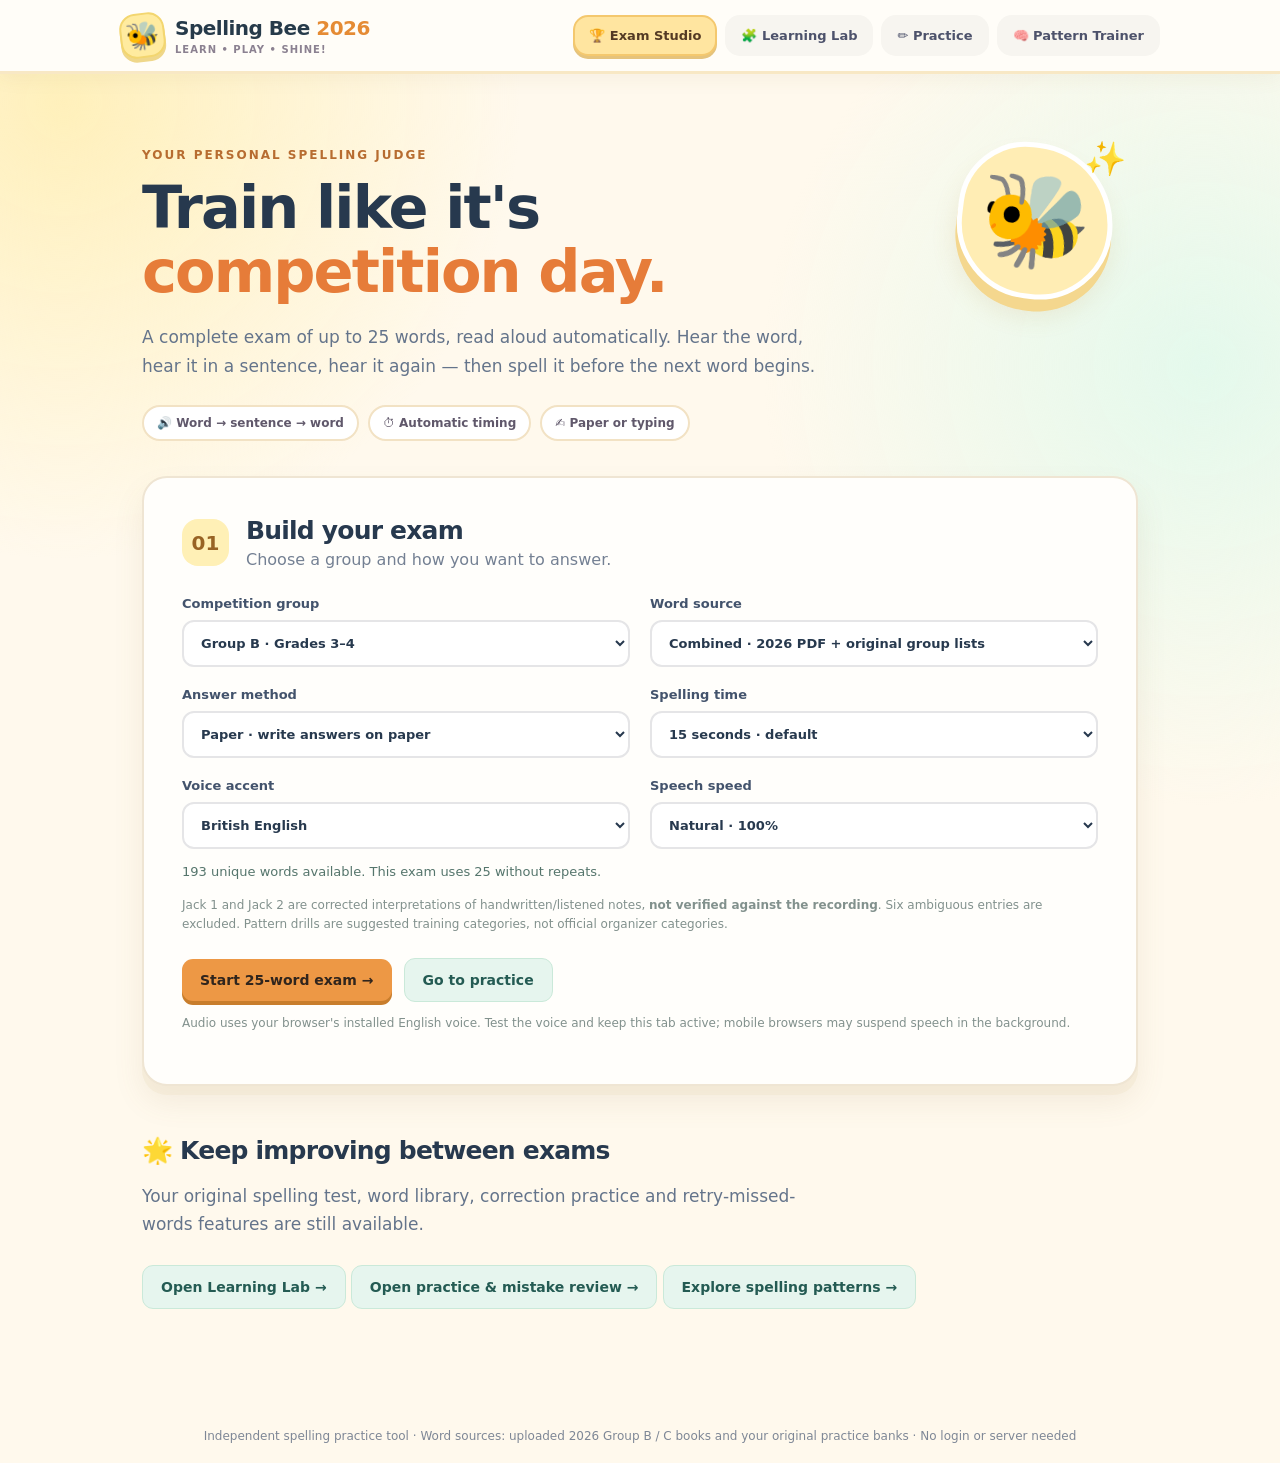
<file: index.html>
<!doctype html><html lang="en"><head><meta charset="utf-8"><meta name="viewport" content="width=device-width, initial-scale=1"><meta name="theme-color" content="#fff4db"><title>Spelling Bee 2026 · Exam Studio</title><link rel="stylesheet" href="css/style.css"></head><body>
<header class="top site-nav"><a class="brand" href="index.html"><span class="brand-bee" aria-hidden="true">🐝</span><span>Spelling Bee <b>2026</b><small>Learn • Play • Shine!</small></span></a><nav aria-label="Main navigation"><a href="index.html" data-page="exam" aria-current="page" class="current">🏆 <span>Exam Studio</span></a><a href="learning.html" data-page="learning">🧩 <span>Learning Lab</span></a><a href="practice.html" data-page="practice">✏️ <span>Practice</span></a><a href="patterns.html" data-page="patterns">🧠 <span>Pattern Trainer</span></a></nav></header>
<main class="shell"><section class="hero"><div class="hero-mascot" aria-hidden="true">🐝<span>✨</span></div><div class="eyebrow">YOUR PERSONAL SPELLING JUDGE</div><h1>Train like it's <em>competition day.</em></h1><p>A complete exam of up to 25 words, read aloud automatically. Hear the word, hear it in a sentence, hear it again — then spell it before the next word begins.</p><div class="pills"><span>🔊 Word → sentence → word</span><span>⏱ Automatic timing</span><span>✍ Paper or typing</span></div></section>
<section id="setup" class="card setup"><div class="section-title"><span class="step">01</span><div><h2>Build your exam</h2><p>Choose a group and how you want to answer.</p></div></div>
<div class="fields"><label>Competition group<select id="group"><option value="B">Group B · Grades 3–4</option><option value="C">Group C · Grades 5–6</option></select></label><label>Word source<select id="source"><option value="combined">Combined · 2026 PDF + original group lists</option><option value="2026">2026 PDF only · original 60 words</option><option value="jack1">Jack 1 · 22 likely words</option><option value="jack2">Jack 2 · 22 likely words</option><option value="jackCombined">Jack 1 + 2 · 44 likely words</option><option value="patterns">Spelling pattern drills · choose a category</option></select></label><label id="patternField" hidden>Spelling pattern<select id="patternCategory"></select></label><label>Answer method<select id="method"><option value="paper">Paper · write answers on paper</option><option value="typing">Typing · score automatically</option></select></label><label>Spelling time<select id="seconds"><option value="10">10 seconds</option><option value="15" selected>15 seconds · default</option><option value="20">20 seconds</option><option value="30">30 seconds</option></select></label><label>Voice accent<select id="accent"><option value="en-GB">British English</option><option value="en-US">American English</option></select></label><label>Speech speed<select id="speed"><option value="0.8">Slow · 80%</option><option value="0.9">Clear · 90%</option><option value="1" selected>Natural · 100%</option></select></label></div>
<p class="helper" id="bankStatus">Loading word lists…</p><p class="fine">Jack 1 and Jack 2 are corrected interpretations of handwritten/listened notes, <strong>not verified against the recording</strong>. Six ambiguous entries are excluded. Pattern drills are suggested training categories, not official organizer categories.</p><div class="actions"><button id="start" class="primary" disabled>Start exam →</button><a class="secondary" href="practice.html">Go to practice</a></div><p class="fine">Audio uses your browser's installed English voice. Test the voice and keep this tab active; mobile browsers may suspend speech in the background.</p></section>
<section id="exam" class="card exam" hidden><div class="exam-top"><span id="examGroup">GROUP B</span><strong id="counter">01 / 25</strong></div><div class="bar"><div id="progress"></div></div><div class="speaker">🔊</div><div id="phase" class="eyebrow">GET READY</div><h2 id="headline">Your judge is ready</h2><p id="detail">Answers stay hidden until the exam is complete.</p><div id="countdown" class="clock">--</div><div id="typingArea" hidden><label for="answer">Your spelling</label><input id="answer" type="text" autocomplete="off" autocorrect="off" autocapitalize="off" spellcheck="false" placeholder="Type what you hear"><p class="helper">Your answer is saved automatically when time expires.</p></div><div class="actions center"><button id="pause" class="secondary">Pause exam</button><button id="replay" class="secondary">↻ Repeat current word</button><button id="quit" class="danger">End early</button></div><p id="audioNote" class="fine" role="status"></p></section>
<section id="results" class="card" hidden><div class="section-title"><span class="step">✓</span><div><h2>Exam complete!</h2><p id="resultMeta"></p></div></div><div id="scoreBlock" class="score"></div><div class="actions"><button id="newExam" class="primary">Start another exam</button><button id="print" class="secondary">Print answer sheet</button><button id="export" class="secondary">Download results CSV</button></div><div id="review" class="review"></div></section>
<section class="more"><h2>Keep improving between exams</h2><p>Your original spelling test, word library, correction practice and retry-missed-words features are still available.</p><a class="secondary" href="learning.html">Open Learning Lab →</a> <a class="secondary" href="practice.html">Open practice & mistake review →</a> <a class="secondary" href="patterns.html">Explore spelling patterns →</a></section></main><footer>Independent spelling practice tool · Word sources: uploaded 2026 Group B / C books and your original practice banks · No login or server needed</footer><script src="js/exam.js" defer></script></body></html>
</file>
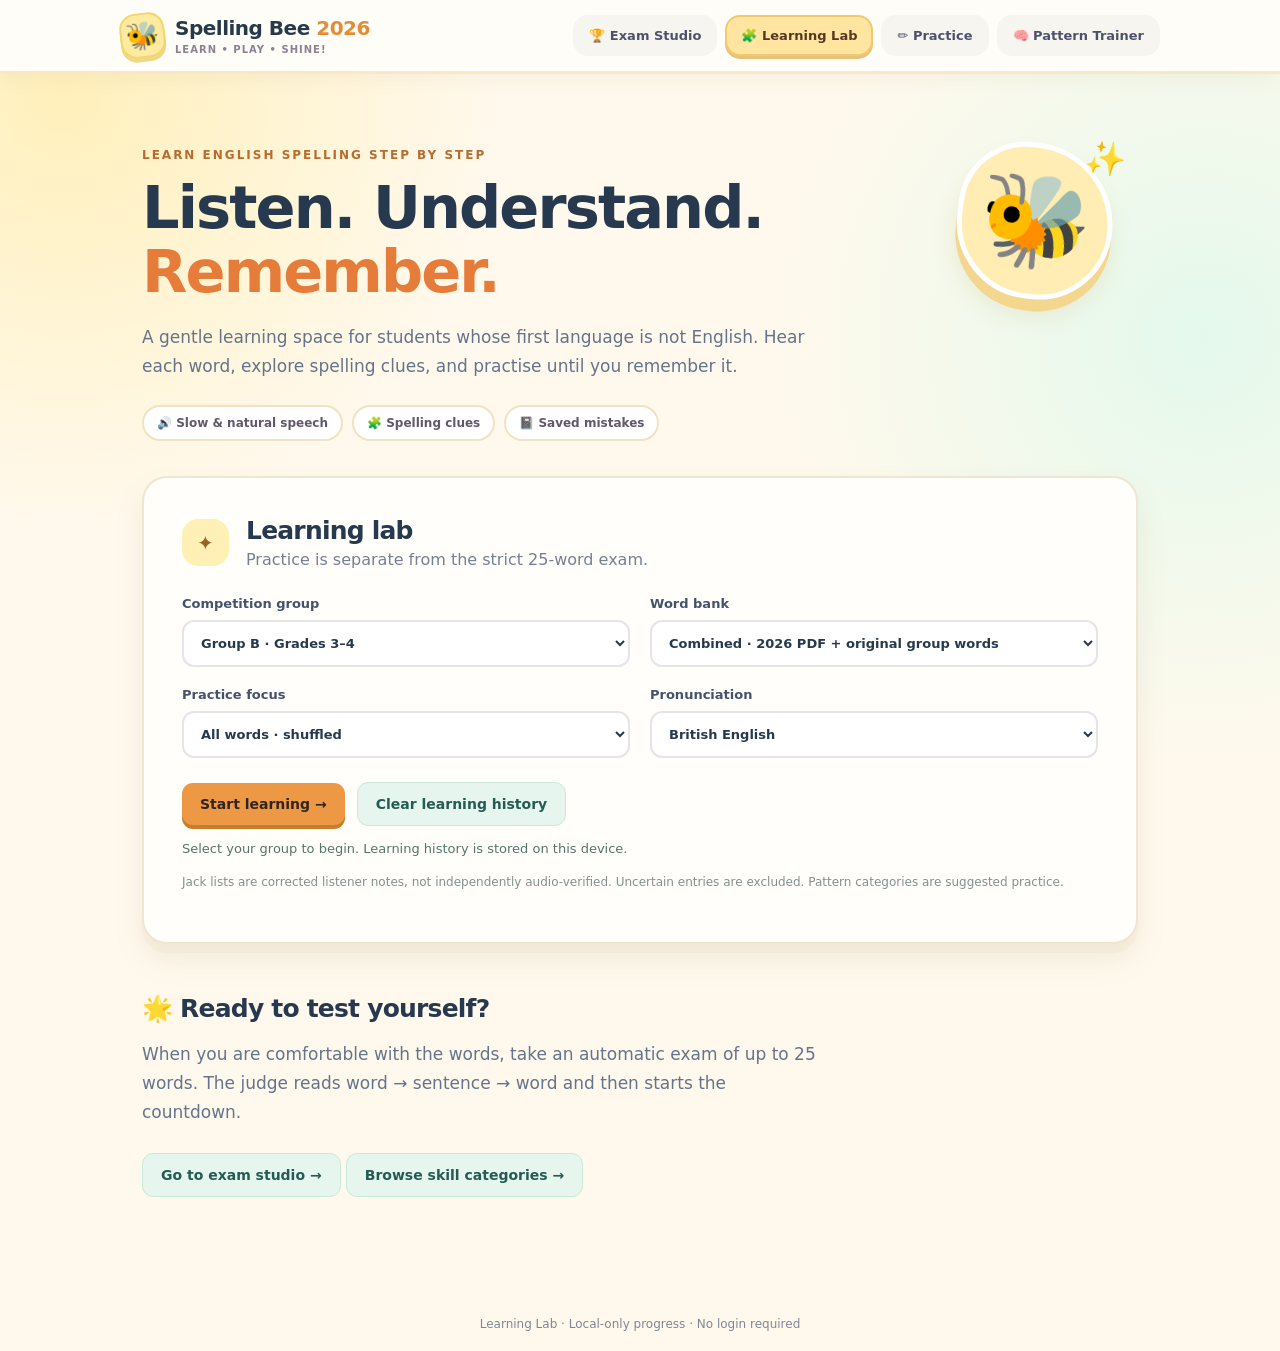
<file: learning.html>
<!doctype html><html lang="en"><head><meta charset="utf-8"><meta name="viewport" content="width=device-width,initial-scale=1"><meta name="theme-color" content="#fff4db"><title>Spelling Bee 2026 · Learning Lab</title><link rel="stylesheet" href="css/style.css"></head><body>
<header class="top site-nav"><a class="brand" href="index.html"><span class="brand-bee" aria-hidden="true">🐝</span><span>Spelling Bee <b>2026</b><small>Learn • Play • Shine!</small></span></a><nav aria-label="Main navigation"><a href="index.html" data-page="exam">🏆 <span>Exam Studio</span></a><a href="learning.html" data-page="learning" aria-current="page" class="current">🧩 <span>Learning Lab</span></a><a href="practice.html" data-page="practice">✏️ <span>Practice</span></a><a href="patterns.html" data-page="patterns">🧠 <span>Pattern Trainer</span></a></nav></header>
<main class="shell"><section class="hero"><div class="hero-mascot" aria-hidden="true">🐝<span>✨</span></div><div class="eyebrow">LEARN ENGLISH SPELLING STEP BY STEP</div><h1>Listen. Understand. <em>Remember.</em></h1><p>A gentle learning space for students whose first language is not English. Hear each word, explore spelling clues, and practise until you remember it.</p><div class="pills"><span>🔊 Slow & natural speech</span><span>🧩 Spelling clues</span><span>📓 Saved mistakes</span></div></section>
<section class="card" id="learningCard"><div class="section-title"><span class="step">✦</span><div><h2>Learning lab</h2><p>Practice is separate from the strict 25-word exam.</p></div></div><div class="fields"><label>Competition group<select id="learnGroup"><option value="B">Group B · Grades 3–4</option><option value="C">Group C · Grades 5–6</option></select></label><label>Word bank<select id="learnSource"><option value="combined">Combined · 2026 PDF + original group words</option><option value="2026">2026 PDF words only</option><option value="jack1">Jack 1 · 22 likely words</option><option value="jack2">Jack 2 · 22 likely words</option><option value="jackCombined">Jack 1 + Jack 2 · 44 likely words</option><option value="patterns">Pattern training · choose category</option></select></label><label id="learnCategoryField" hidden>Spelling pattern<select id="learnCategory"></select></label><label>Practice focus<select id="learnFocus"><option value="all">All words · shuffled</option><option value="mistakes">My missed words</option><option value="due">Words due for review</option></select></label><label>Pronunciation<select id="learnAccent"><option value="en-GB">British English</option><option value="en-US">American English</option></select></label></div><div class="actions"><button class="primary" id="loadWords">Start learning →</button><button class="secondary" id="resetHistory">Clear learning history</button></div><p class="helper" id="learnStatus" role="status">Select your group to begin. Learning history is stored on this device.</p><p class="fine">Jack lists are corrected listener notes, not independently audio-verified. Uncertain entries are excluded. Pattern categories are suggested practice.</p>
<div id="lesson" hidden><div class="bar"><div id="lessonProgress"></div></div><div class="lesson-meta"><strong id="lessonCount"></strong><span id="lessonOrigin"></span></div><div class="lesson-word" id="lessonWord">••••••••</div><p class="lesson-sentence" id="lessonSentence"></p><div class="actions center"><button class="secondary" id="listenSlow">🔊 Slow word</button><button class="secondary" id="listenNormal">🔊 Natural word</button><button class="secondary" id="listenSequence">🔊 Word → sentence → word</button></div><div class="clue" id="lessonClue" hidden></div><div class="actions center"><button class="secondary" id="showClue">Show spelling clue</button><button class="secondary" id="revealWord">Reveal word</button></div><div class="learn-answer"><label for="learnAnswer">Now spell it from memory</label><input id="learnAnswer" autocomplete="off" autocorrect="off" autocapitalize="off" spellcheck="false" placeholder="Type the word you heard"><div class="actions"><button class="primary" id="checkAnswer">Check spelling</button><button class="secondary" id="nextWord">Next word →</button></div><p id="answerFeedback" class="helper" aria-live="polite"></p></div><p class="fine">Tip: Listen first, try from memory, then reveal. Learning mode shows answers and hints; exam mode does not.</p></div></section>
<section class="more"><h2>Ready to test yourself?</h2><p>When you are comfortable with the words, take an automatic exam of up to 25 words. The judge reads word → sentence → word and then starts the countdown.</p><a class="secondary" href="index.html">Go to exam studio →</a> <a class="secondary" href="patterns.html">Browse skill categories →</a></section></main><footer>Learning Lab · Local-only progress · No login required</footer><script src="js/learning.js" defer></script></body></html>
</file>
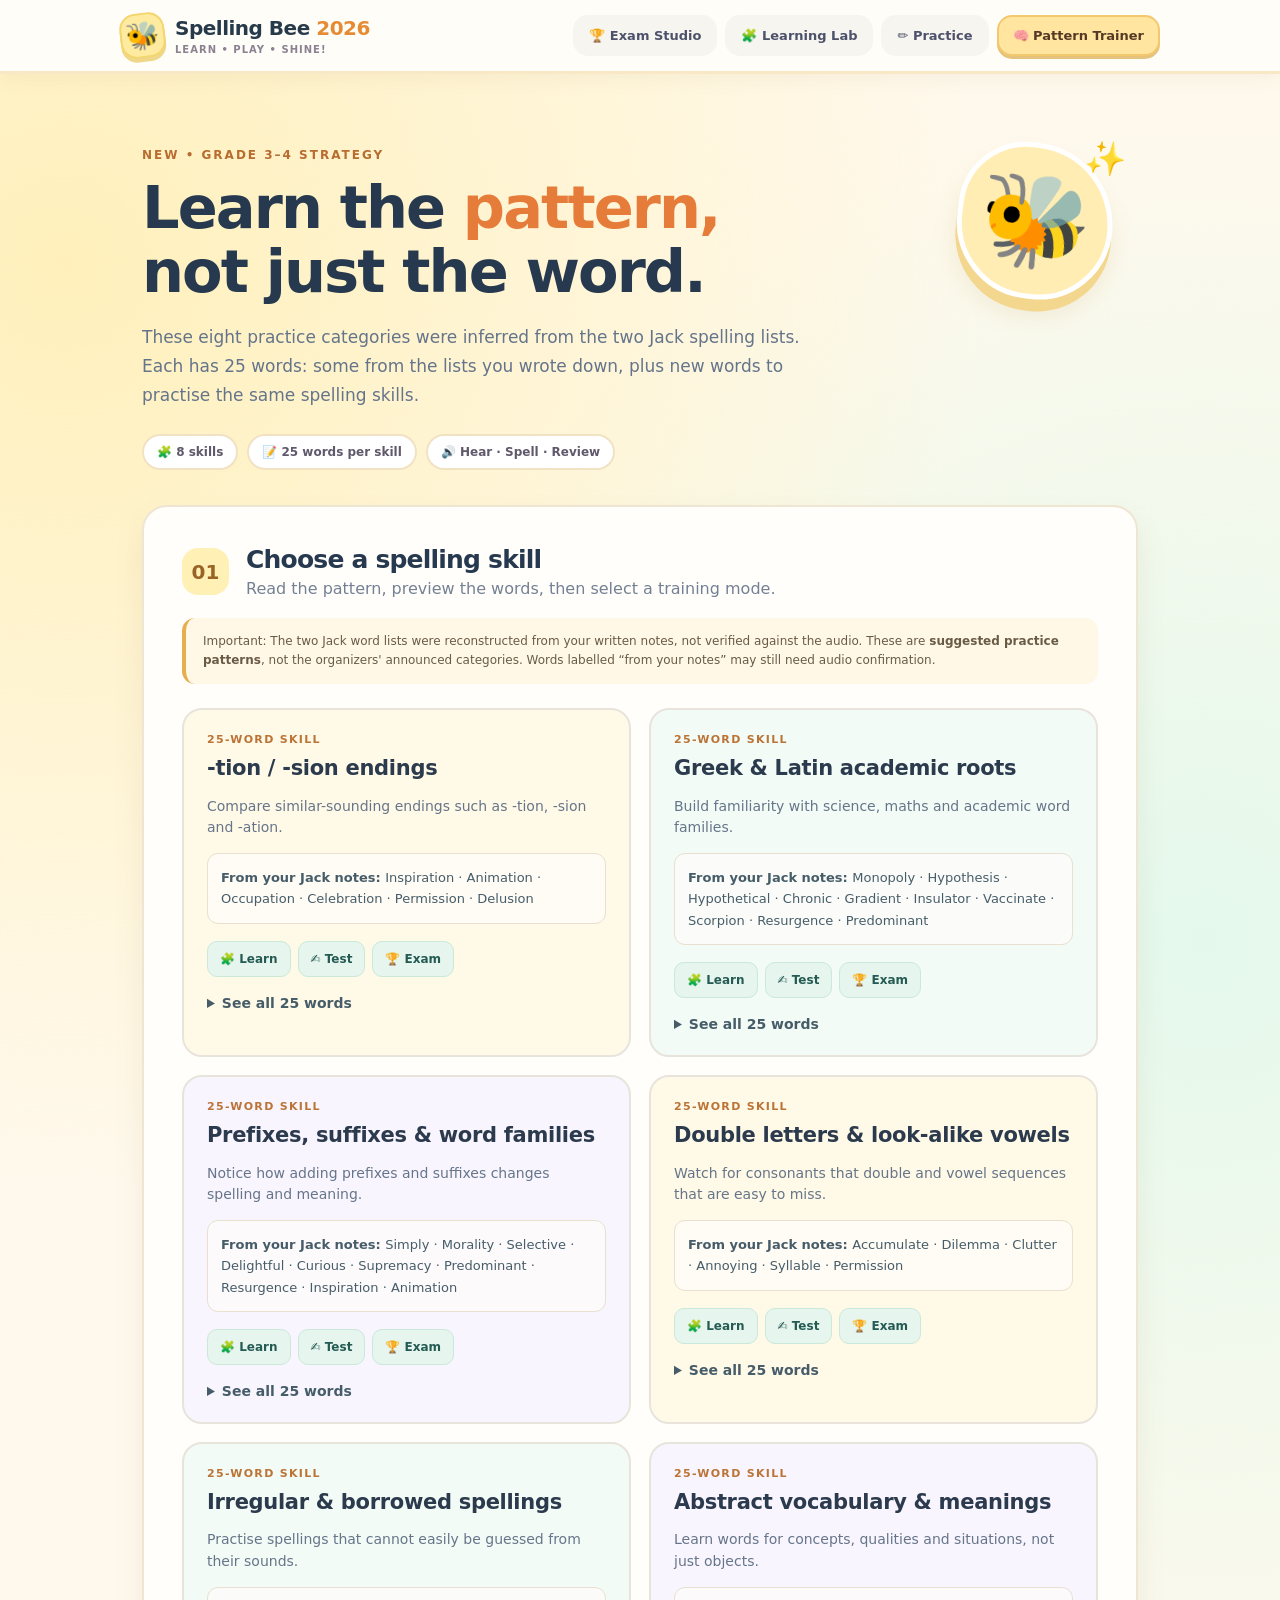
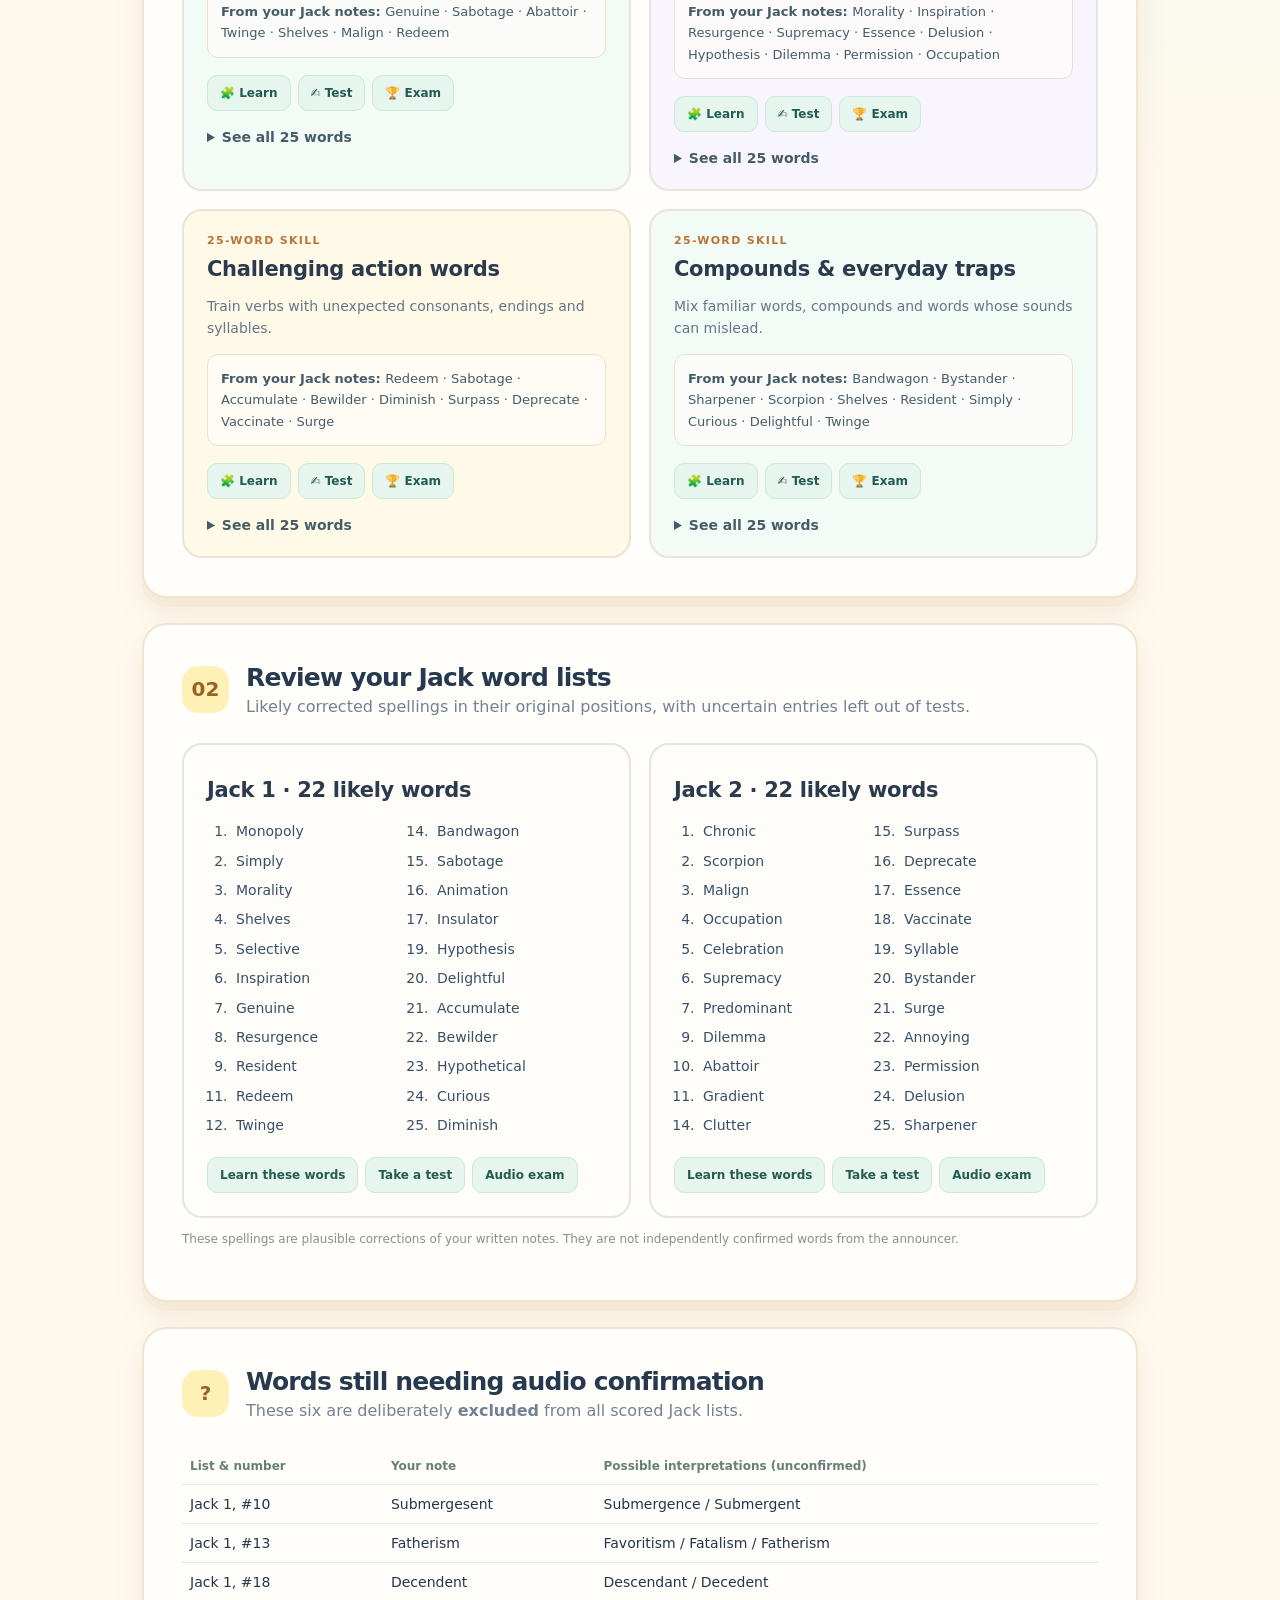
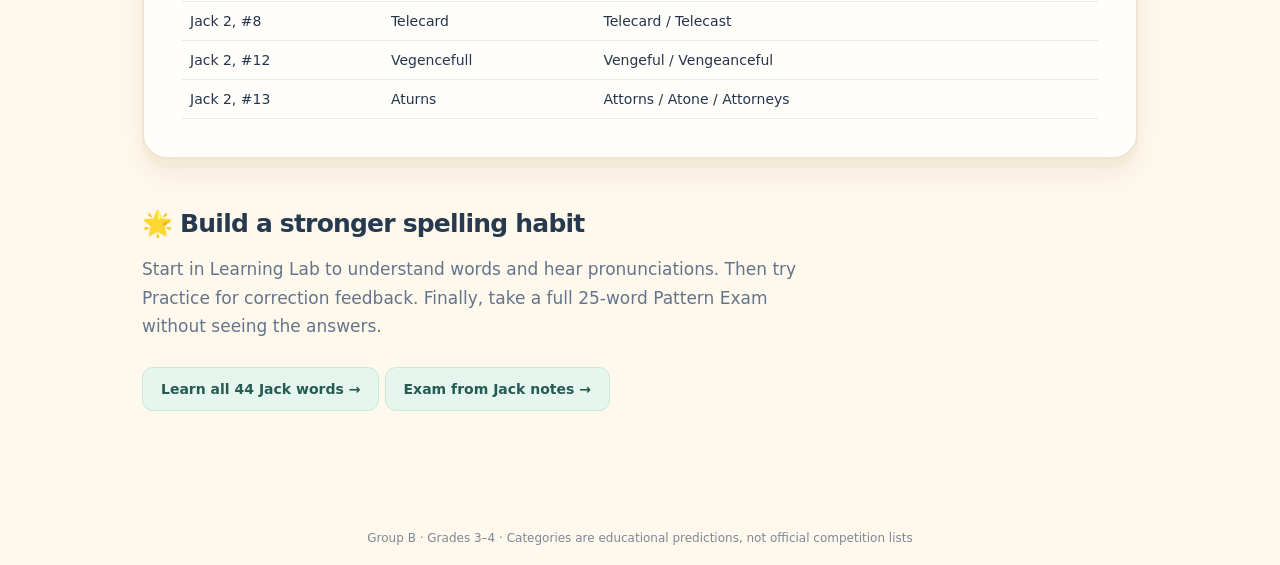
<file: patterns.html>
<!doctype html>
<html lang="en"><head><meta charset="utf-8"><meta name="viewport" content="width=device-width,initial-scale=1"><meta name="theme-color" content="#fff4db"><title>Spelling Bee 2026 · Pattern Trainer</title><link rel="stylesheet" href="css/style.css"></head><body>
<header class="top site-nav"><a class="brand" href="index.html"><span class="brand-bee" aria-hidden="true">🐝</span><span>Spelling Bee <b>2026</b><small>Learn • Play • Shine!</small></span></a><nav aria-label="Main navigation"><a href="index.html" data-page="exam">🏆 <span>Exam Studio</span></a><a href="learning.html" data-page="learning">🧩 <span>Learning Lab</span></a><a href="practice.html" data-page="practice">✏️ <span>Practice</span></a><a href="patterns.html" data-page="patterns" aria-current="page" class="current">🧠 <span>Pattern Trainer</span></a></nav></header>
<main class="shell">
<section class="hero"><div class="hero-mascot" aria-hidden="true">🐝<span>✨</span></div><div class="eyebrow">NEW • GRADE 3–4 STRATEGY</div><h1>Learn the <em>pattern,</em><br>not just the word.</h1><p>These eight practice categories were inferred from the two Jack spelling lists. Each has 25 words: some from the lists you wrote down, plus new words to practise the same spelling skills.</p><div class="pills"><span>🧩 8 skills</span><span>📝 25 words per skill</span><span>🔊 Hear · Spell · Review</span></div></section>
<section class="card"><div class="section-title"><span class="step">01</span><div><h2>Choose a spelling skill</h2><p>Read the pattern, preview the words, then select a training mode.</p></div></div><p class="fine notice-note">Important: The two Jack word lists were reconstructed from your written notes, not verified against the audio. These are <strong>suggested practice patterns</strong>, not the organizers' announced categories. Words labelled “from your notes” may still need audio confirmation.</p><div id="categoryGrid" class="category-grid" aria-live="polite"><p class="helper">Loading spelling patterns…</p></div></section>
<section class="card stack-card"><div class="section-title"><span class="step">02</span><div><h2>Review your Jack word lists</h2><p>Likely corrected spellings in their original positions, with uncertain entries left out of tests.</p></div></div><div id="jackLists" class="jack-list-grid">Loading…</div><p class="fine">These spellings are plausible corrections of your written notes. They are not independently confirmed words from the announcer.</p></section>
<section class="card stack-card"><div class="section-title"><span class="step">?</span><div><h2>Words still needing audio confirmation</h2><p>These six are deliberately <strong>excluded</strong> from all scored Jack lists.</p></div></div><div id="unconfirmed"></div></section>
<section class="more"><h2>Build a stronger spelling habit</h2><p>Start in Learning Lab to understand words and hear pronunciations. Then try Practice for correction feedback. Finally, take a full 25-word Pattern Exam without seeing the answers.</p><a href="learning.html?group=B&source=jackCombined" class="secondary">Learn all 44 Jack words →</a> <a href="index.html?group=B&source=jackCombined" class="secondary">Exam from Jack notes →</a></section>
</main><footer>Group B · Grades 3–4 · Categories are educational predictions, not official competition lists</footer><script src="js/patterns.js" defer></script></body></html>
</file>
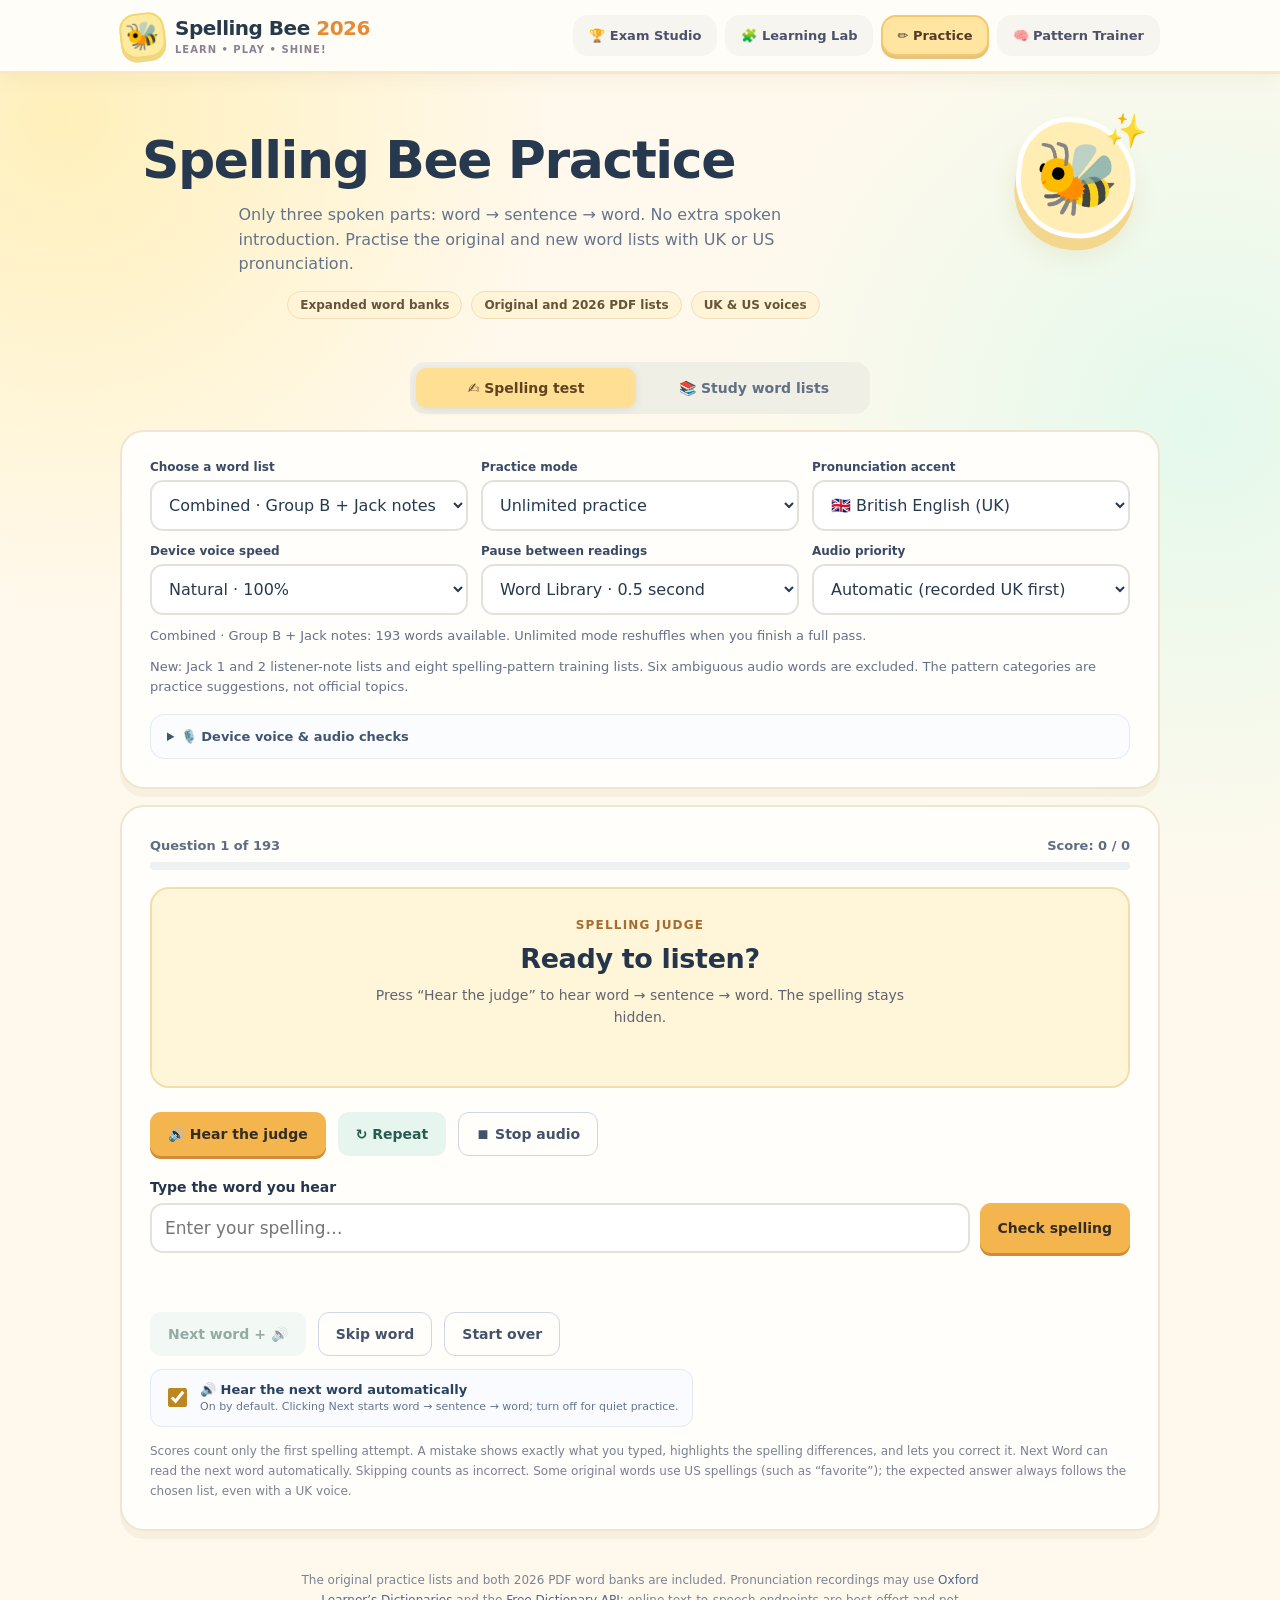
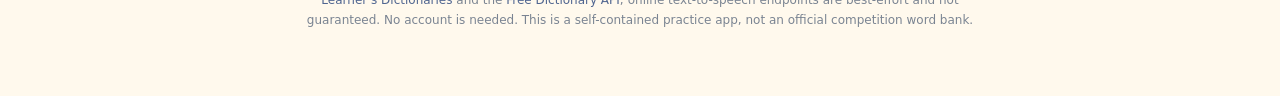
<file: practice.html>
<!DOCTYPE html>
<html lang="en">
<head>
  <meta charset="utf-8">
  <meta name="viewport" content="width=device-width, initial-scale=1">
  <meta name="color-scheme" content="light">
  <meta name="theme-color" content="#fff4db">
  <title>Spelling Bee Practice · Updated Edition</title>
  <style>
    :root { font-family: system-ui, -apple-system, "Segoe UI", Roboto, sans-serif; color: #203148; background: #f9f7ef; }
    * { box-sizing: border-box; }
    body { margin: 0; min-height: 100vh; background: radial-gradient(circle at 15% -14%, #fff0bb 0, transparent 37%), #f9f7ef; }
    button, input, select { font: inherit; }
    button { cursor: pointer; transition: background-color .15s, transform .15s, border-color .15s; }
    button:disabled { cursor: not-allowed; opacity: .45; transform: none; }
    button:not(:disabled):active { transform: translateY(1px); }
    :focus-visible { outline: 3px solid #326ae0; outline-offset: 3px; }
    [hidden] { display: none !important; }
    .app { width: min(100% - 30px, 930px); margin: 0 auto; padding: 30px 0 45px; }
    .masthead { text-align: center; margin-bottom: 23px; }
    .mark { display: inline-grid; place-items: center; height: 58px; width: 58px; border-radius: 18px; font-size: 32px; background: #ffe5a1; box-shadow: 0 6px 15px #8766221c; }
    h1 { font-size: clamp(26px, 5vw, 37px); letter-spacing: -.8px; line-height: 1.15; margin: 12px 0 8px; }
    .intro { color: #5a697c; line-height: 1.55; margin: 0 auto; max-width: 630px; }
    .top-stats { display: flex; gap: 9px; flex-wrap: wrap; justify-content: center; margin-top: 14px; }
    .top-stats span { padding: 6px 12px; border-radius: 999px; border: 1px solid #eadfbf; background: #fffdf5; color: #6a5735; font-size: 12px; font-weight: 650; }
    .tabs { display: flex; gap: 8px; background: #f0efe6; border-radius: 15px; padding: 6px; margin: 0 auto 16px; max-width: 460px; }
    .tab { flex: 1; border-radius: 11px; border: 0; background: transparent; padding: 12px 13px; color: #617084; font-weight: 760; }
    .tab.active { color: #23344d; background: white; box-shadow: 0 2px 8px #343e5019; }
    .panel { background: white; border: 1px solid #e4e4dc; border-radius: 22px; box-shadow: 0 12px 40px #35415f0b; padding: clamp(16px, 4vw, 28px); }
    .settings { display: grid; gap: 13px; grid-template-columns: repeat(3,minmax(0,1fr)); }
    .field { min-width: 0; }
    .field label { display: block; margin-bottom: 6px; font-size: 12px; font-weight: 780; color: #394a64; }
    select, input[type="text"], input[type="search"] { width: 100%; min-width: 0; background: white; border: 1px solid #cbd3dd; border-radius: 11px; color: #203148; padding: 11px 12px; font-size: 14px; }
    select:focus, input:focus { border-color: #d09a21; }
    .subtle { color: #657187; font-size: 13px; line-height: 1.55; }
    .setting-note { margin: 11px 0 0; }
    .audio-options { margin-top: 16px; padding: 14px 16px; border: 1px solid #e4e9ef; border-radius: 14px; background: #fafcfe; }
    .audio-options summary { font-size: 13px; cursor: pointer; font-weight: 780; color: #415572; }
    .options-grid { display: grid; grid-template-columns: 1fr 1fr; gap: 12px; margin-top: 14px; }
    .audio-help { font-size: 12px; color: #69778d; line-height: 1.55; margin: 11px 0 0; }
    .rule { height: 1px; background: #eaece9; margin: 21px 0; }
    .round-meta { display: flex; gap: 10px; justify-content: space-between; flex-wrap: wrap; color: #5d6d82; font-weight: 760; font-size: 13px; margin: 3px 0 9px; }
    .meter { height: 8px; border-radius: 999px; background: #edf1f2; overflow: hidden; }
    .meter > div { height: 100%; width: 0; background: linear-gradient(90deg,#e5a62d,#f7cc61); transition: width .2s; }
    .judge { background: #fffae9; border: 1px solid #f1e4b9; border-radius: 19px; min-height: 201px; text-align: center; display: flex; flex-direction: column; justify-content: center; align-items: center; gap: 11px; padding: 23px 18px; margin-top: 17px; }
    .judge-label { font-size: 12px; text-transform: uppercase; font-weight: 800; letter-spacing: .1em; color: #a17d35; }
    .judge-message { font-size: clamp(21px, 4vw, 27px); font-weight: 790; letter-spacing: -.35px; overflow-wrap: anywhere; }
    .judge-hint { font-size: 14px; color: #5f6471; line-height: 1.55; max-width: 560px; }
    .speak-status { color: #7e6c40; font-size: 12px; min-height: 17px; }
    .actions { display: flex; flex-wrap: wrap; gap: 9px; margin-top: 14px; align-items: center; }
    .btn { border: 1px solid transparent; border-radius: 11px; padding: 12px 17px; font-size: 14px; font-weight: 760; min-height: 44px; }
    .btn-primary { background: #f1b633; color: #2a291c; }
    .btn-primary:hover:not(:disabled) { background: #e2a529; }
    .btn-secondary { background: #eff2f7; color: #314258; }
    .btn-secondary:hover:not(:disabled) { background: #e3e9f2; }
    .btn-outline { border-color: #cfd7e2; color: #43536a; background: white; }
    .btn-outline:hover:not(:disabled) { background: #f8fbff; }
    .answer-label { display: block; margin: 23px 0 8px; font-size: 14px; font-weight: 790; }
    .answer-row { display: flex; gap: 10px; }
    .answer-row input { flex: 1; font-size: 17px; padding: 13px; }
    .feedback { font-size: 14px; min-height: 22px; margin-top: 13px; font-weight: 720; line-height: 1.55; }
    .feedback.good { color: #147348; }
    .feedback.bad { color: #ab3439; }
    .feedback.info { color: #415a8c; }
    .next-actions { margin-top: 13px; }
    .auto-next-toggle { display: inline-flex; align-items: center; gap: 10px; margin-top: 13px; padding: 11px 13px; border: 1px solid #e4e9ef; background: #f9fbff; border-radius: 12px; color: #425471; font-size: 13px; cursor: pointer; line-height: 1.35; }
    .auto-next-toggle input { width: 19px; height: 19px; accent-color: #bc8620; cursor: pointer; flex-shrink: 0; }
    .auto-next-toggle strong { color: #294262; }
    .auto-next-toggle small { display: block; margin-top: 2px; color: #65758a; font-size: 11px; }
    .mistake-comparison { margin-top: 14px; }
    .mistake-grid { display: grid; grid-template-columns: repeat(2,minmax(0,1fr)); gap: 12px; }
    .mistake-cell { border: 1px solid #ead2d2; background: #fff7f7; border-radius: 12px; padding: 13px 15px; min-width: 0; }
    .mistake-cell.is-correct { border-color: #bcddca; background: #f4fbf5; }
    .mistake-cell .comparison-label { font-size: 12px; font-weight: 800; color: #a14348; margin-bottom: 7px; }
    .mistake-cell.is-correct .comparison-label { color: #237550; }
    .spelling-display { font: 800 clamp(19px, 3.2vw, 24px)/1.7 ui-monospace, SFMono-Regular, Consolas, monospace; white-space: pre-wrap; overflow-wrap: anywhere; letter-spacing: .025em; }
    .typed-difference { background: #ffd7d8; box-shadow: inset 0 -3px #cb4e57; border-radius: 3px; }
    .correct-difference { background: #c8f2d6; box-shadow: inset 0 -3px #28a263; border-radius: 3px; }
    .difference-legend { font-size: 12px; color: #607187; line-height: 1.5; margin: 8px 0 0; }

    .results { margin-top: 18px; background: #f4faf6; border: 1px solid #b3dac2; border-radius: 15px; padding: 18px; }
    .results h2 { margin: 0 0 8px; font-size: 21px; }
    .results p { margin: 5px 0; line-height: 1.5; }
    .missed-words { margin: 12px 0; padding-left: 21px; line-height: 1.7; }
    .note { margin: 15px 0 0; color: #7a8290; font-size: 12px; line-height: 1.65; }
    .library-header { display: flex; gap: 12px; flex-wrap: wrap; align-items: center; justify-content: space-between; }
    .library-header h2 { font-size: 20px; margin: 0; }
    .library-search { margin: 14px 0; }
    .library-search input { padding: 13px; }
    .library-grid { display: grid; grid-template-columns: repeat(2,minmax(0,1fr)); gap: 12px; }
    .word-card { background: #fbfcff; border: 1px solid #e0e6ee; border-radius: 13px; padding: 15px; min-width: 0; }
    .word-top { display: flex; align-items: center; gap: 12px; justify-content: space-between; }
    .word-top strong { font-size: 18px; overflow-wrap: anywhere; }
    .word-top button { background: #eaf1ff; border: 1px solid #d6e2fa; border-radius: 10px; color: #254b83; padding: 8px 11px; font-weight: 760; font-size: 12px; white-space: nowrap; }
    .word-top button:hover { background: #dce9ff; }
    .word-sentence { margin-top: 9px; font-size: 13px; color: #52637a; line-height: 1.55; }
    .word-origin { margin-top: 10px; font-size: 11px; color: #8791a0; }
    .library-status { margin-top: 12px; color: #65758a; font-size: 13px; }
    .show-more { margin-top: 15px; }
    .footer { max-width: 730px; margin: 20px auto 0; text-align: center; color: #7a8492; font-size: 12px; line-height: 1.65; }
    .footer a { color: #4f6590; }
    @media(max-width: 690px) { .settings { grid-template-columns: 1fr 1fr; } .field-bank { grid-column: 1/-1; } .library-grid { grid-template-columns: 1fr; } }
    @media(max-width: 450px) { .mistake-grid { grid-template-columns: 1fr; } .app { width: min(100% - 20px, 930px); padding-top: 18px; } .settings { grid-template-columns: 1fr; } .field-bank { grid-column: auto; } .options-grid { grid-template-columns: 1fr; } .answer-row { flex-direction: column; } .answer-row .btn { width: 100%; } .next-actions .btn { flex: 1; } .btn { padding-left: 12px; padding-right: 12px; } }
    @media(prefers-reduced-motion: reduce) { * { transition: none !important; scroll-behavior: auto !important; } }
  </style>
  <link rel="stylesheet" href="css/style.css">
  <link rel="stylesheet" href="css/practice-theme.css">
</head>
<body class="practice-page">
<header class="top site-nav"><a class="brand" href="index.html"><span class="brand-bee" aria-hidden="true">🐝</span><span>Spelling Bee <b>2026</b><small>Learn • Play • Shine!</small></span></a><nav aria-label="Main navigation"><a href="index.html" data-page="exam">🏆 <span>Exam Studio</span></a><a href="learning.html" data-page="learning">🧩 <span>Learning Lab</span></a><a href="practice.html" data-page="practice" aria-current="page" class="current">✏️ <span>Practice</span></a><a href="patterns.html" data-page="patterns">🧠 <span>Pattern Trainer</span></a></nav></header>
<main class="app">
  <header class="masthead"><div class="hero-mascot" aria-hidden="true">🐝<span>✨</span></div>
    <div class="mark" aria-hidden="true">🐝</div>
    <h1>Spelling Bee Practice</h1>
    <p class="intro">Only three spoken parts: word → sentence → word. No extra spoken introduction. Practise the original and new word lists with UK or US pronunciation.</p>
    <div class="top-stats"><span>Expanded word banks</span><span>Original and 2026 PDF lists</span><span>UK &amp; US voices</span></div>
  </header>

  <nav class="tabs" role="tablist" aria-label="Practice or study">
    <button class="tab active" role="tab" id="tab-test" type="button" aria-selected="true" aria-controls="test-view">✍️ Spelling test</button>
    <button class="tab" role="tab" id="tab-study" type="button" aria-selected="false" aria-controls="study-view">📚 Study word lists</button>
  </nav>

  <section class="panel" aria-label="Spelling Bee settings">
    <div class="settings">
      <div class="field field-bank"><label for="bank">Choose a word list</label><select id="bank"></select></div>
      <div class="field"><label for="mode">Practice mode</label><select id="mode"><option value="practice">Unlimited practice</option><option value="simulation">Competition · up to 25 words</option></select></div>
      <div class="field"><label for="accent">Pronunciation accent</label><select id="accent"><option value="en-GB">🇬🇧 British English (UK)</option><option value="en-US">🇺🇸 American English (US)</option></select></div>
      <div class="field"><label for="speed">Device voice speed</label><select id="speed"><option value="0.7">Slow · 70%</option><option value="0.85">Practice · 85%</option><option value="1" selected>Natural · 100%</option><option value="1.1">Fast · 110%</option></select></div>
      <div class="field"><label for="pause">Pause between readings</label><select id="pause"><option value="500" selected>Word Library · 0.5 second</option><option value="1000">1 second</option><option value="2000">2 seconds</option><option value="3000">3 seconds</option><option value="4000">4 seconds</option></select></div>
      <div class="field"><label for="audioPref">Audio priority</label><select id="audioPref"><option value="auto">Automatic (recorded UK first)</option><option value="online">Online UK speech first</option><option value="device">Device voice only · offline</option></select></div>
    </div>
    <p class="subtle setting-note" id="listNote"></p><p class="subtle setting-note">New: Jack 1 and 2 listener-note lists and eight spelling-pattern training lists. Six ambiguous audio words are excluded. The pattern categories are practice suggestions, not official topics.</p>
    <details class="audio-options">
      <summary>🎙️ Device voice &amp; audio checks</summary>
      <div class="options-grid">
        <div class="field"><label for="voiceStyle">Preferred device voice</label><select id="voiceStyle"><option value="male">Male when available</option><option value="female">Female when available</option><option value="any">Best available</option></select></div>
        <div class="field"><label for="specificVoice">Actual voice on this device</label><select id="specificVoice"><option value="auto">Choose automatically</option></select></div>
      </div>
      <p class="audio-help" id="voiceInfo">Checking available voices…</p>
      <div class="actions"><button class="btn btn-outline" id="testDevice" type="button">🔊 Test device voice</button><button class="btn btn-outline" id="testOxford" type="button">Test Oxford UK</button><button class="btn btn-outline" id="testGoogle" type="button">Test Google UK</button><button class="btn btn-outline" id="testStream" type="button">Test StreamElements UK</button><button class="btn btn-secondary" id="resetAudio" type="button">Retry audio providers</button></div>
      <p class="audio-help" id="diagnostic" role="status"></p>
      <p class="audio-help">UK recordings and online speech need internet access and may be blocked by your browser or provider. The app falls back to its installed device voice. When US is selected, only the device voice is used to keep the accent consistent. Recorded Oxford and online clips play at their original speed for clearer pronunciation. Device voice speed affects only the built-in text-to-speech voice. If a word sounds unusual, read the audio source displayed under the judge after playback.</p>
    </details>
  </section>

  <section class="panel" id="test-view" role="tabpanel" aria-labelledby="tab-test" aria-label="Spelling test" style="margin-top:16px">
    <div class="round-meta"><span id="question">Question 1</span><span id="score">Score: 0 / 0</span></div>
    <div class="meter" role="progressbar" aria-label="Round progress" aria-valuemin="0" aria-valuemax="100" aria-valuenow="0" id="progressBar"><div id="progressFill"></div></div>
    <div class="judge" aria-live="polite">
      <div class="judge-label">Spelling judge</div>
      <div class="judge-message" id="spoken">Ready to listen?</div>
      <div class="judge-hint" id="hint">Press “Hear the judge” to hear word → sentence → word. The spelling stays hidden.</div>
      <div class="speak-status" id="audioStatus" role="status"></div>
    </div>
    <div class="actions"><button class="btn btn-primary" id="hear" type="button">🔊 Hear the judge</button><button class="btn btn-secondary" id="repeat" type="button">↻ Repeat</button><button class="btn btn-outline" id="stop" type="button">⏹ Stop audio</button></div>
    <form id="answerForm" autocomplete="off">
      <label class="answer-label" for="answer">Type the word you hear</label>
      <div class="answer-row"><input id="answer" name="spelling" type="text" placeholder="Enter your spelling…" spellcheck="false" autocomplete="off" autocapitalize="off" autocorrect="off" required aria-describedby="feedback"><button class="btn btn-primary" id="check" type="submit">Check spelling</button></div>
    </form>
    <div class="feedback" id="feedback" role="status" aria-live="polite"></div>
    <section id="mistakePanel" class="mistake-comparison" aria-label="Your spelling compared with the correct word" hidden>
      <div class="mistake-grid">
        <div class="mistake-cell"><div class="comparison-label">❌ You typed</div><div id="typedSpelling" class="spelling-display"></div></div>
        <div class="mistake-cell is-correct"><div class="comparison-label">✅ Correct spelling</div><div id="correctSpelling" class="spelling-display"></div></div>
      </div>
      <p class="difference-legend">Highlighted letters show what you added, missed, or changed. Your first attempt is still counted for the score.</p>
    </section>
    <div class="actions next-actions"><button class="btn btn-secondary" id="next" type="button" disabled>Next word + 🔊</button><button class="btn btn-outline" id="skip" type="button">Skip word</button><button class="btn btn-outline" id="restart" type="button">Start over</button></div>
    <label class="auto-next-toggle" for="autoNext"><input type="checkbox" id="autoNext" checked><span><strong>🔊 Hear the next word automatically</strong><small>On by default. Clicking Next starts word → sentence → word; turn off for quiet practice.</small></span></label>
    <div class="results" id="results" hidden>
      <h2>🏆 Round complete!</h2>
      <p id="resultSummary"></p>
      <p id="resultExplanation" class="subtle"></p>
      <ul id="missedWords" class="missed-words"></ul>
      <div class="actions"><button class="btn btn-primary" id="retryMissed" type="button">Practice missed words</button><button class="btn btn-secondary" id="newRound" type="button">New round</button></div>
    </div>
    <p class="note">Scores count only the first spelling attempt. A mistake shows exactly what you typed, highlights the spelling differences, and lets you correct it. Next Word can read the next word automatically. Skipping counts as incorrect. Some original words use US spellings (such as “favorite”); the expected answer always follows the chosen list, even with a UK voice.</p>
  </section>

  <section class="panel" id="study-view" role="tabpanel" aria-labelledby="tab-study" aria-label="Study the spelling words" style="margin-top:16px" hidden>
    <div class="library-header"><h2>📚 Word library</h2><span class="subtle" id="libraryCount"></span></div>
    <p class="subtle" style="margin:10px 0 0">Tap Listen to hear only word → sentence → word, just like the spelling judge. Words and sentences are visible here for studying; switch to “Spelling test” for hidden-answer practice.</p>
    <div class="library-search"><label class="field" for="search" style="display:block;font-size:12px;font-weight:760;margin-bottom:7px">Find a word or sentence</label><input type="search" id="search" placeholder="Search this word list…" autocomplete="off"></div>
    <div class="library-grid" id="libraryGrid"></div>
    <p class="library-status" id="libraryStatus" role="status"></p>
    <button class="btn btn-secondary show-more" id="showMore" type="button" hidden>Show more words</button>
  </section>

  <footer class="footer">The original practice lists and both 2026 PDF word banks are included. Pronunciation recordings may use <a href="https://www.oxfordlearnersdictionaries.com/" target="_blank" rel="noopener noreferrer">Oxford Learner’s Dictionaries</a> and the <a href="https://dictionaryapi.dev/" target="_blank" rel="noopener noreferrer">Free Dictionary API</a>; online text-to-speech endpoints are best-effort and not guaranteed. No account is needed. This is a self-contained practice app, not an official competition word bank.</footer>
</main>
<script>
"use strict";
const RAW_BANKS = {"new120":[{"word":"platform","sentence":"The train will leave from platform three.","origin":"New 120-word list"},{"word":"salmon","sentence":"A bear waits patiently to catch salmon swimming up river.","origin":"New 120-word list"},{"word":"property","sentence":"The sign on the gate says private property.","origin":"New 120-word list"},{"word":"fraction","sentence":"You can buy it online for a fraction of the cost.","origin":"New 120-word list"},{"word":"citizen","sentence":"He is an American citizen but his parents are both Mexican.","origin":"New 120-word list"},{"word":"reproduce","sentence":"The printer can reproduce the image clearly.","origin":"New 120-word list"},{"word":"replace","sentence":"It's not broken. Just replace the batteries.","origin":"New 120-word list"},{"word":"childish","sentence":"Stop being childish; act your age.","origin":"New 120-word list"},{"word":"scandal","sentence":"The newspaper released details of the scandal.","origin":"New 120-word list"},{"word":"grateful","sentence":"He was grateful for all of the support.","origin":"New 120-word list"},{"word":"orphan","sentence":"An orphan is someone with no parents.","origin":"New 120-word list"},{"word":"average","sentence":"An average person sleeps for about eight hours.","origin":"New 120-word list"},{"word":"chief","sentence":"The police chief is the highest ranking police officer in the city.","origin":"New 120-word list"},{"word":"iron","sentence":"It's important to iron your clothes after washing them.","origin":"New 120-word list"},{"word":"amnesia","sentence":"I must have amnesia, I don't remember anything!","origin":"New 120-word list"},{"word":"wacky","sentence":"I wasn't expecting her wacky behaviour.","origin":"New 120-word list"},{"word":"calcium","sentence":"Eating yogurt every day gives your body the calcium it needs.","origin":"New 120-word list"},{"word":"felon","sentence":"A felon is someone convicted of a serious crime.","origin":"New 120-word list"},{"word":"experiment","sentence":"The scientist conducted an experiment to test his theory.","origin":"New 120-word list"},{"word":"quickest","sentence":"He won the race because he was the quickest.","origin":"New 120-word list"},{"word":"dictionary","sentence":"You can't use a dictionary during the spelling bee.","origin":"New 120-word list"},{"word":"collarbone","sentence":"When you break your collarbone it is very painful.","origin":"New 120-word list"},{"word":"simplify","sentence":"The teacher used a picture to simplify his explanation.","origin":"New 120-word list"},{"word":"puncture","sentence":"She had to change her bicycle tire after she had a puncture.","origin":"New 120-word list"},{"word":"handwriting","sentence":"I try to type because I have terrible handwriting.","origin":"New 120-word list"},{"word":"luxury","sentence":"We stayed in a five-star luxury hotel.","origin":"New 120-word list"},{"word":"refuse","sentence":"I'll refuse to speak to him again until he says sorry.","origin":"New 120-word list"},{"word":"report","sentence":"I watched a news report on TV.","origin":"New 120-word list"},{"word":"meteor","sentence":"We saw a meteor in the sky.","origin":"New 120-word list"},{"word":"thief","sentence":"A thief belongs in prison.","origin":"New 120-word list"},{"word":"policeman","sentence":"The policeman ran after the bag-snatcher.","origin":"New 120-word list"},{"word":"rotate","sentence":"The manager said she will rotate the players so everyone gets a game.","origin":"New 120-word list"},{"word":"proper","sentence":"What is the proper way to say this in Spanish?","origin":"New 120-word list"},{"word":"absent","sentence":"The class was cancelled because the teacher was absent.","origin":"New 120-word list"},{"word":"mosquito","sentence":"My mosquito bite is really itchy.","origin":"New 120-word list"},{"word":"science","sentence":"If you want to be a doctor you need to do well in science.","origin":"New 120-word list"},{"word":"bubble","sentence":"The warm bubble bath was relaxing.","origin":"New 120-word list"},{"word":"service","sentence":"The service at the hotel was incredible.","origin":"New 120-word list"},{"word":"support","sentence":"She worked two jobs to support her family.","origin":"New 120-word list"},{"word":"cucumber","sentence":"I had tuna and cucumber sandwiches for lunch.","origin":"New 120-word list"},{"word":"country","sentence":"My ambition is to visit every country in Europe.","origin":"New 120-word list"},{"word":"fantasy","sentence":"I find fantasy novels really exciting.","origin":"New 120-word list"},{"word":"freedom","sentence":"The gladiator eventually won his freedom.","origin":"New 120-word list"},{"word":"reflect","sentence":"Sunlight can reflect off glass.","origin":"New 120-word list"},{"word":"nuclear","sentence":"Some people worry about the safety of nuclear power.","origin":"New 120-word list"},{"word":"manual","sentence":"The drone came with a very useful user manual.","origin":"New 120-word list"},{"word":"regular","sentence":"We ordered a regular sized, cheese pizza.","origin":"New 120-word list"},{"word":"decade","sentence":"A decade is a ten year period.","origin":"New 120-word list"},{"word":"conflict","sentence":"They solved their conflict through negotiations.","origin":"New 120-word list"},{"word":"comedy","sentence":"I love to watch stand up comedy.","origin":"New 120-word list"},{"word":"kidnap","sentence":"They threatened to kidnap the governor's daughter.","origin":"New 120-word list"},{"word":"customer","sentence":"They say that the customer is always right.","origin":"New 120-word list"},{"word":"record","sentence":"I have to record a short video presentation for my homework.","origin":"New 120-word list"},{"word":"ladder","sentence":"The firefighter used a ladder to reach the balcony.","origin":"New 120-word list"},{"word":"perform","sentence":"I can't wait to see the band perform live.","origin":"New 120-word list"},{"word":"crystal","sentence":"The fortune teller looked into the crystal ball.","origin":"New 120-word list"},{"word":"harvest","sentence":"Farmers harvest their crops in late summer.","origin":"New 120-word list"},{"word":"silence","sentence":"Hush. Silence please.","origin":"New 120-word list"},{"word":"wooden","sentence":"A wooden house is not as strong as brick.","origin":"New 120-word list"},{"word":"sneeze","sentence":"Cover your mouth and nose when you sneeze.","origin":"New 120-word list"},{"word":"parent","sentence":"Being a parent is a big responsibility.","origin":"New 120-word list"},{"word":"divide","sentence":"Divide the sweets between the three of you.","origin":"New 120-word list"},{"word":"feather","sentence":"I found a feather under the bird's nest.","origin":"New 120-word list"},{"word":"quilt","sentence":"A thick quilt keeps me warm in bed.","origin":"New 120-word list"},{"word":"roast","sentence":"We will have roast chicken for dinner.","origin":"New 120-word list"},{"word":"mailbox","sentence":"The mailbox was empty because the postman hadn't been.","origin":"New 120-word list"},{"word":"peaceful","sentence":"I like living in the countryside because it is peaceful.","origin":"New 120-word list"},{"word":"elbow","sentence":"I hurt my elbow when I fell.","origin":"New 120-word list"},{"word":"pickle","sentence":"I always take the pickle out of my burger.","origin":"New 120-word list"},{"word":"centipede","sentence":"The centipede crawled under the rock on its many legs.","origin":"New 120-word list"},{"word":"skinny","sentence":"The skinny tree had only a few branches.","origin":"New 120-word list"},{"word":"syrup","sentence":"Maple syrup tastes great on waffles.","origin":"New 120-word list"},{"word":"gymnast","sentence":"A gymnast has to be in very good shape.","origin":"New 120-word list"},{"word":"joke","sentence":"I didn't laugh at her joke because it wasn't funny.","origin":"New 120-word list"},{"word":"rubber","sentence":"Erasers are made of rubber.","origin":"New 120-word list"},{"word":"escape","sentence":"Our dog keeps trying to escape from the yard.","origin":"New 120-word list"},{"word":"cash","sentence":"I need some cash to pay for my lunch.","origin":"New 120-word list"},{"word":"couch","sentence":"My father likes to rest on the couch after dinner.","origin":"New 120-word list"},{"word":"chimpanzee","sentence":"A chimpanzee likes to climb trees.","origin":"New 120-word list"},{"word":"shellfish","sentence":"My cousin got very sick from eating shellfish.","origin":"New 120-word list"},{"word":"junkyard","sentence":"We went to the junkyard and got rid of our old furniture.","origin":"New 120-word list"},{"word":"toothpaste","sentence":"Some people don't like mint flavoured toothpaste.","origin":"New 120-word list"},{"word":"gorgeous","sentence":"The new princess is gorgeous.","origin":"New 120-word list"},{"word":"cherry","sentence":"Cherry pie is my favourite dessert.","origin":"New 120-word list"},{"word":"kayak","sentence":"A kayak is very difficult to steer in rough water.","origin":"New 120-word list"},{"word":"violin","sentence":"I'm learning to play the violin.","origin":"New 120-word list"},{"word":"sandpit","sentence":"We played in a sandpit at the park.","origin":"New 120-word list"},{"word":"lesson","sentence":"I have an extra math lesson after school.","origin":"New 120-word list"},{"word":"difficult","sentence":"This isn't difficult. It's quite easy.","origin":"New 120-word list"},{"word":"cheese","sentence":"The cheese was smelly because it was left out of the refrigerator.","origin":"New 120-word list"},{"word":"refund","sentence":"The T-shirt didn't fit me so I took it back to the store and got a refund.","origin":"New 120-word list"},{"word":"borrow","sentence":"I often borrow books from the library.","origin":"New 120-word list"},{"word":"umbrella","sentence":"Take your umbrella because the forecast says it will rain later.","origin":"New 120-word list"},{"word":"rubbish","sentence":"Please put your rubbish in the bin.","origin":"New 120-word list"},{"word":"spider","sentence":"A spider has eight legs.","origin":"New 120-word list"},{"word":"carbon","sentence":"We should all try to reduce our carbon footprint.","origin":"New 120-word list"},{"word":"planet","sentence":"Mercury is the closest planet to the sun.","origin":"New 120-word list"},{"word":"peanut","sentence":"I had a peanut and jelly sandwich.","origin":"New 120-word list"},{"word":"hospital","sentence":"I went to hospital when I broke my arm.","origin":"New 120-word list"},{"word":"mountain","sentence":"We reached the top of the mountain at sunrise.","origin":"New 120-word list"},{"word":"illness","sentence":"I didn't go to school because of my illness.","origin":"New 120-word list"},{"word":"castle","sentence":"A king and queen live in a castle.","origin":"New 120-word list"},{"word":"jungle","sentence":"The lion is the king of the jungle.","origin":"New 120-word list"},{"word":"dentist","sentence":"You should visit the dentist if you have toothache.","origin":"New 120-word list"},{"word":"elephant","sentence":"A baby elephant is called a calf.","origin":"New 120-word list"},{"word":"sausage","sentence":"He fed the dog a sausage.","origin":"New 120-word list"},{"word":"sandwich","sentence":"Take a sandwich in case you get hungry.","origin":"New 120-word list"},{"word":"helmet","sentence":"You must wear a helmet when you ride your bike.","origin":"New 120-word list"},{"word":"dinner","sentence":"I ate a big lunch so let's have dinner later.","origin":"New 120-word list"},{"word":"hammer","sentence":"Pass me the hammer, please. It's next to the screwdriver.","origin":"New 120-word list"},{"word":"resource","sentence":"Oil is a finite resource.","origin":"New 120-word list"},{"word":"password","sentence":"I forgot my email password.","origin":"New 120-word list"},{"word":"double","sentence":"There were double the number of people expected at the party.","origin":"New 120-word list"},{"word":"midnight","sentence":"At midnight they celebrated the new year.","origin":"New 120-word list"},{"word":"gravity","sentence":"Without Earth's gravity, we would all float away.","origin":"New 120-word list"},{"word":"kitchen","sentence":"The kitchen is next to the living room.","origin":"New 120-word list"},{"word":"chocolate","sentence":"Would you like chocolate or vanilla ice-cream?","origin":"New 120-word list"},{"word":"scratch","sentence":"Don't get close to the cat. It might scratch you.","origin":"New 120-word list"},{"word":"soldier","sentence":"The brave soldier received a medal.","origin":"New 120-word list"},{"word":"library","sentence":"I borrowed a book from the library.","origin":"New 120-word list"}],"thesaurusIntro":[{"word":"Thesaurus","sentence":"I used a thesaurus to find a synonym for the word.","origin":"Thesaurus · Section 1"},{"word":"Lights","sentence":"The stage lights turned on just before the performance began.","origin":"Thesaurus · Section 1"},{"word":"Eastern","sentence":"The sun rises in the eastern part of the sky.","origin":"Thesaurus · Section 1"},{"word":"Impressive","sentence":"The athlete gave an impressive performance and broke the school record.","origin":"Thesaurus · Section 1"},{"word":"Benefit","sentence":"Regular exercise can benefit both your physical and mental health.","origin":"Thesaurus · Section 1"},{"word":"Functional","sentence":"After the screen broke, the phone was no longer functional.","origin":"Thesaurus · Section 1"},{"word":"Redeem","sentence":"He wanted to redeem himself after making a mistake.","origin":"Thesaurus · Section 1"},{"word":"Engagement","sentence":"The couple announced their engagement to their families.","origin":"Thesaurus · Section 1"},{"word":"Whisper","sentence":"Please whisper in the library so you do not disturb the other readers.","origin":"Thesaurus · Section 1"},{"word":"Abstract","sentence":"The artist used abstract shapes and colors instead of painting real objects.","origin":"Thesaurus · Section 1"},{"word":"Profound","sentence":"The book had a profound message about kindness and how our actions affect others.","origin":"Thesaurus · Section 1"},{"word":"Occupation","sentence":"An occupation is a job or type of work that a person does.","origin":"Thesaurus · Section 1"},{"word":"Permanent","sentence":"The mark was permanent, so it could not be removed with an ordinary eraser.","origin":"Thesaurus · Section 1"},{"word":"Paragraph","sentence":"Write one paragraph explaining why you enjoyed the book.","origin":"Thesaurus · Section 1"},{"word":"Feminine","sentence":"The word feminine describes qualities associated with women or girls.","origin":"Thesaurus · Section 1"}],"thesaurusA":[{"word":"dinosaur","sentence":"I hope that some day we will be able to see a dinosaur at the zoo.","origin":"Thesaurus · Group A"},{"word":"smash","sentence":"Please don't smash anything in the house with that rock!","origin":"Thesaurus · Group A"},{"word":"bouncy","sentence":"I wanted to jump on the bed, but it wasn't very bouncy.","origin":"Thesaurus · Group A"},{"word":"author","sentence":"The author of the book was very famous.","origin":"Thesaurus · Group A"},{"word":"filthy","sentence":"Clean your room - it's filthy!","origin":"Thesaurus · Group A"},{"word":"heather","sentence":"The heather was flowering last time I visited the Scottish isles.","origin":"Thesaurus · Group A"},{"word":"ugliest","sentence":"This brown shirt is the ugliest one I own.","origin":"Thesaurus · Group A"},{"word":"icicle","sentence":"A large icicle hung from the roof all winter.","origin":"Thesaurus · Group A"},{"word":"lace","sentence":"There was a lot of lace on her fancy dress.","origin":"Thesaurus · Group A"},{"word":"prickly","sentence":"Be careful of prickly plants and animals in the desert.","origin":"Thesaurus · Group A"},{"word":"swimsuit","sentence":"I can't go swimming because I didn't bring my swimsuit.","origin":"Thesaurus · Group A"},{"word":"stomach","sentence":"My stomach hurts because I ate two gallons of ice cream for breakfast.","origin":"Thesaurus · Group A"},{"word":"scarecrow","sentence":"The farmer used a scarecrow in his fields to protect his crops.","origin":"Thesaurus · Group A"},{"word":"furniture","sentence":"All of the furniture in my house is very comfortable.","origin":"Thesaurus · Group A"},{"word":"gorilla","sentence":"The baby gorilla was very cute, but his mother looked dangerous!","origin":"Thesaurus · Group A"},{"word":"pearl","sentence":"At the bottom of the ocean I found a pearl inside an oyster.","origin":"Thesaurus · Group A"},{"word":"aquarium","sentence":"In my bedroom I have three fish in an aquarium.","origin":"Thesaurus · Group A"},{"word":"angle","sentence":"To play pool well, it's important you understand the angle of the ball.","origin":"Thesaurus · Group A"},{"word":"spotless","sentence":"I just washed my car, and it is spotless!","origin":"Thesaurus · Group A"},{"word":"harmony","sentence":"The world would be a better place if everyone could live in harmony.","origin":"Thesaurus · Group A"},{"word":"hospitable","sentence":"I visited my friend in a different country and he was very hospitable.","origin":"Thesaurus · Group A"},{"word":"porter","sentence":"The porter at the train station helped me carry my bags.","origin":"Thesaurus · Group A"},{"word":"ambulance","sentence":"If you feel very sick, you might need to call an ambulance.","origin":"Thesaurus · Group A"},{"word":"scissors","sentence":"He cut the paper with his scissors.","origin":"Thesaurus · Group A"},{"word":"quicksand","sentence":"When you're walking in the jungle, be careful of quicksand or you might get stuck!","origin":"Thesaurus · Group A"},{"word":"farmer","sentence":"The farmer drove his fruits and vegetables one hour to the market every week.","origin":"Thesaurus · Group A"},{"word":"travel","sentence":"I love to travel to new and exciting places.","origin":"Thesaurus · Group A"},{"word":"accurate","sentence":"When doing math, you must be careful to be accurate or you will get the wrong answer.","origin":"Thesaurus · Group A"},{"word":"direct","sentence":"A direct flight will take you where you want to go without stopping at a different airport.","origin":"Thesaurus · Group A"},{"word":"polite","sentence":"Please be polite when you meet new people - rudeness will get you nowhere!","origin":"Thesaurus · Group A"},{"word":"glossy","sentence":"A glossy photo looks more professional than one printed on normal paper.","origin":"Thesaurus · Group A"},{"word":"charming","sentence":"The prince was very charming, and won the love of the princess.","origin":"Thesaurus · Group A"},{"word":"muscle","sentence":"Every muscle in my body hurt after playing football all day.","origin":"Thesaurus · Group A"}],"thesaurusB":[{"word":"elegant","sentence":"She wore an elegant dress to the wedding.","origin":"Thesaurus · Group B"},{"word":"invincible","sentence":"Superman is basically invincible - except for kryptonite!","origin":"Thesaurus · Group B"},{"word":"spacious","sentence":"Even with a very large desk and several chairs, the office seemed spacious.","origin":"Thesaurus · Group B"},{"word":"seashore","sentence":"Sally sells seashells by the seashore.","origin":"Thesaurus · Group B"},{"word":"wrestle","sentence":"I'm not going to play in the basketball game, because I need to wrestle in a match.","origin":"Thesaurus · Group B"},{"word":"dreadful","sentence":"I felt absolutely dreadful when I caught the flu.","origin":"Thesaurus · Group B"},{"word":"breakable","sentence":"I learned the toy was breakable the hard way, when I dropped it.","origin":"Thesaurus · Group B"},{"word":"mature","sentence":"He seemed very mature, even though he was younger than his classmates.","origin":"Thesaurus · Group B"},{"word":"embarrass","sentence":"Hopefully Mom and Dad won't embarrass you by cheering too loudly.","origin":"Thesaurus · Group B"},{"word":"triangular","sentence":"The flag was triangular, so it only had three sides instead of four.","origin":"Thesaurus · Group B"},{"word":"chunky","sentence":"I like chunky soup, with plenty of vegetable.","origin":"Thesaurus · Group B"},{"word":"parallel","sentence":"The train tracks ran parallel to the road, never crossing each other.","origin":"Thesaurus · Group B"},{"word":"quaint","sentence":"The little village was quaint and felt like it hadn't changed in 100 years.","origin":"Thesaurus · Group B"},{"word":"cautious","sentence":"Be cautious when you cross the street - drivers can be crazy!","origin":"Thesaurus · Group B"},{"word":"injure","sentence":"Try not to injure yourself when you play sports, or you'll have to sit out for a while.","origin":"Thesaurus · Group B"},{"word":"courageous","sentence":"The soldier was courageous in battle, and was given a medal for it.","origin":"Thesaurus · Group B"},{"word":"hysterical","sentence":"She was so upset, she was practically hysterical. We couldn't calm her down!","origin":"Thesaurus · Group B"},{"word":"superficial","sentence":"Don't be superficial and judge people on appearances.","origin":"Thesaurus · Group B"},{"word":"deranged","sentence":"The man who stole my wallet was clearly deranged.","origin":"Thesaurus · Group B"},{"word":"glamorous","sentence":"The movie stars all looked glamorous on the red carpet.","origin":"Thesaurus · Group B"},{"word":"boundless","sentence":"When I decided to leave my hometown, I felt the possibilities were boundless.","origin":"Thesaurus · Group B"},{"word":"vague","sentence":"I didn't understand what he meant as his statement had been very vague.","origin":"Thesaurus · Group B"},{"word":"fascinated","sentence":"I'm fascinated by how machines work.","origin":"Thesaurus · Group B"},{"word":"machinery","sentence":"The heavy machinery in the factory had to be replaced once it got rusty.","origin":"Thesaurus · Group B"},{"word":"euphoria","sentence":"I felt a sense of euphoria as I finally got to the top of the mountain.","origin":"Thesaurus · Group B"},{"word":"quiche","sentence":"I've run out of eggs, so I won't be able to bake a quiche today.","origin":"Thesaurus · Group B"},{"word":"doubtful","sentence":"It's doubtful that my team can win the match now that they've conceded two goals.","origin":"Thesaurus · Group B"},{"word":"placid","sentence":"The lake was placid, with no waves or any movement at all.","origin":"Thesaurus · Group B"},{"word":"bruise","sentence":"You'll have a big bruise on your leg where you fell down.","origin":"Thesaurus · Group B"},{"word":"adorable","sentence":"The puppies were just adorable, but soon they would be huge, dangerous dogs.","origin":"Thesaurus · Group B"},{"word":"delightful","sentence":"The weather has been delightful - sunny with a light breeze every day this week!","origin":"Thesaurus · Group B"},{"word":"blizzard","sentence":"Make sure you have enough food at home when the blizzard comes, or you might go hungry.","origin":"Thesaurus · Group B"},{"word":"bizarre","sentence":"I had a bizarre dream last night - it didn't make any sense!","origin":"Thesaurus · Group B"},{"word":"scrawny","sentence":"Even though he tried to exercise every day to get big and strong, he still looked scrawny.","origin":"Thesaurus · Group B"},{"word":"screech","sentence":"The animal let out a loud screech, which you could hear a mile away.","origin":"Thesaurus · Group B"}],"thesaurusC":[{"word":"belligerent","sentence":"He is a belligerent old man. Everyone feels threatened by him.","origin":"Thesaurus · Group C"},{"word":"juvenile","sentence":"The juvenile bird followed its parent across the grass.","origin":"Thesaurus · Group C"},{"word":"circular","sentence":"A frisbee is circular in shape.","origin":"Thesaurus · Group C"},{"word":"victorious","sentence":"They were victorious in battle.","origin":"Thesaurus · Group C"},{"word":"tightfisted","sentence":"He never likes to spend money. He is tightfisted.","origin":"Thesaurus · Group C"},{"word":"discreet","sentence":"Please be discreet with this information. Don't share it with anyone else.","origin":"Thesaurus · Group C"},{"word":"appropriateness","sentence":"I am not sure of the appropriateness of some of these sentences.","origin":"Thesaurus · Group C"},{"word":"eradicate","sentence":"We need to eradicate all types of racism.","origin":"Thesaurus · Group C"},{"word":"dissimilar","sentence":"They don't look totally dissimilar but you could still tell the difference.","origin":"Thesaurus · Group C"},{"word":"schmuck","sentence":"A schmuck is a contemptible or foolish person.","origin":"Thesaurus · Group C"},{"word":"mistletoe","sentence":"In some countries it is tradition to hang mistletoe at Christmas time.","origin":"Thesaurus · Group C"},{"word":"Rottweiler","sentence":"I don't want a big dog like a Rottweiler. I would prefer a poodle.","origin":"Thesaurus · Group C"},{"word":"alluring","sentence":"The ice-cream shop was very alluring on such a hot day.","origin":"Thesaurus · Group C"},{"word":"accommodation","sentence":"A house, apartment or boarding house are options for accommodation.","origin":"Thesaurus · Group C"},{"word":"incandescent","sentence":"The incandescent lightbulb was invented in the nineteenth century.","origin":"Thesaurus · Group C"},{"word":"lackadaisical","sentence":"The players' lackadaisical approach meant that they lost 5-0. They should try harder next game.","origin":"Thesaurus · Group C"},{"word":"bureaucracy","sentence":"The problem of bureaucracy is that decision making takes time.","origin":"Thesaurus · Group C"},{"word":"condemned","sentence":"His lack of education condemned him to a life of manual labour.","origin":"Thesaurus · Group C"},{"word":"beige","sentence":"The brown carpet is too dark. I would prefer it in beige.","origin":"Thesaurus · Group C"},{"word":"mistaken","sentence":"It was a case of mistaken identity. They arrested the wrong person.","origin":"Thesaurus · Group C"},{"word":"whimsical","sentence":"He has a whimsical sense of humour.","origin":"Thesaurus · Group C"},{"word":"materialistic","sentence":"She always wants to show off by having the most up-to-date gadgets. She's so materialistic.","origin":"Thesaurus · Group C"},{"word":"noxious","sentence":"Miners need to be careful of noxious gasses while they are underground.","origin":"Thesaurus · Group C"},{"word":"conviction","sentence":"The prosecutor is hoping for a conviction.","origin":"Thesaurus · Group C"},{"word":"acquitted","sentence":"She was acquitted of the charges after new evidence was found.","origin":"Thesaurus · Group C"},{"word":"ambidextrous","sentence":"He was ambidextrous since birth, but tended to use his right hand when writing.","origin":"Thesaurus · Group C"},{"word":"synonymous","sentence":"His name was synonymous with wealth - everyone knew he had money.","origin":"Thesaurus · Group C"},{"word":"biased","sentence":"My musical tastes are biased towards older, classic artists.","origin":"Thesaurus · Group C"},{"word":"opaque","sentence":"The windows had become opaque with soot, and my view of the river was now completely obscured.","origin":"Thesaurus · Group C"},{"word":"destination","sentence":"It is often said that the journey is more important than the destination.","origin":"Thesaurus · Group C"},{"word":"adjustment","sentence":"I made an adjustment to my stance, and now I can hit the ball much farther.","origin":"Thesaurus · Group C"},{"word":"expensive","sentence":"I never go to expensive restaurants, as I prefer to save my money.","origin":"Thesaurus · Group C"},{"word":"stethoscope","sentence":"The doctor's stethoscope was always around his neck, except on that fateful day, the one time he truly needed it.","origin":"Thesaurus · Group C"},{"word":"scandalous","sentence":"The news about my favorite movie star was simply scandalous! I can't believe she would do that!","origin":"Thesaurus · Group C"},{"word":"ambience","sentence":"The relaxed ambience of the restaurant made everyone feel very comfortable.","origin":"Thesaurus · Group C"}],"originalB":[{"word":"rainbow","sentence":"After the rain, we can see a rainbow.","origin":"Original · Group B (Grades 3–4)"},{"word":"library","sentence":"We borrowed a storybook from the library.","origin":"Original · Group B (Grades 3–4)"},{"word":"scientist","sentence":"The scientist studied the plants.","origin":"Original · Group B (Grades 3–4)"},{"word":"elephant","sentence":"The elephant walked slowly through the grass.","origin":"Original · Group B (Grades 3–4)"},{"word":"beautiful","sentence":"The garden looks beautiful in spring.","origin":"Original · Group B (Grades 3–4)"},{"word":"mountain","sentence":"We could see a mountain in the distance.","origin":"Original · Group B (Grades 3–4)"},{"word":"chocolate","sentence":"She shared a piece of chocolate with her brother.","origin":"Original · Group B (Grades 3–4)"},{"word":"butterfly","sentence":"A butterfly landed on the flower.","origin":"Original · Group B (Grades 3–4)"},{"word":"calendar","sentence":"I wrote the date on my calendar.","origin":"Original · Group B (Grades 3–4)"},{"word":"umbrella","sentence":"Take an umbrella because it might rain.","origin":"Original · Group B (Grades 3–4)"},{"word":"adventure","sentence":"Our camping trip was a wonderful adventure.","origin":"Original · Group B (Grades 3–4)"},{"word":"dinosaur","sentence":"The dinosaur had a very long tail.","origin":"Original · Group B (Grades 3–4)"},{"word":"hospital","sentence":"The doctor works at the hospital.","origin":"Original · Group B (Grades 3–4)"},{"word":"vegetable","sentence":"A carrot is a vegetable.","origin":"Original · Group B (Grades 3–4)"},{"word":"temperature","sentence":"The temperature dropped at night.","origin":"Original · Group B (Grades 3–4)"},{"word":"favorite","sentence":"Blue is my favorite color.","origin":"Original · Group B (Grades 3–4)"},{"word":"neighbor","sentence":"Our neighbor has a friendly dog.","origin":"Original · Group B (Grades 3–4)"},{"word":"surprise","sentence":"The gift was a lovely surprise.","origin":"Original · Group B (Grades 3–4)"},{"word":"tomorrow","sentence":"We will visit our grandparents tomorrow.","origin":"Original · Group B (Grades 3–4)"},{"word":"different","sentence":"The two pictures look different.","origin":"Original · Group B (Grades 3–4)"},{"word":"journey","sentence":"Our journey began early in the morning.","origin":"Original · Group B (Grades 3–4)"},{"word":"careful","sentence":"Please be careful on the wet floor.","origin":"Original · Group B (Grades 3–4)"},{"word":"breakfast","sentence":"I ate eggs and toast for breakfast.","origin":"Original · Group B (Grades 3–4)"},{"word":"wonderful","sentence":"We had a wonderful time at the park.","origin":"Original · Group B (Grades 3–4)"},{"word":"pencil","sentence":"I sharpened my pencil before class.","origin":"Original · Group B (Grades 3–4)"},{"word":"backpack","sentence":"My backpack is full of school supplies.","origin":"Original · Group B (Grades 3–4)"},{"word":"sandwich","sentence":"I packed a sandwich for lunch.","origin":"Original · Group B (Grades 3–4)"},{"word":"birthday","sentence":"We celebrated her birthday with a cake.","origin":"Original · Group B (Grades 3–4)"},{"word":"playground","sentence":"The children played on the playground.","origin":"Original · Group B (Grades 3–4)"},{"word":"football","sentence":"We played football after school.","origin":"Original · Group B (Grades 3–4)"},{"word":"sunshine","sentence":"The sunshine warmed our faces.","origin":"Original · Group B (Grades 3–4)"},{"word":"seashell","sentence":"She found a pretty seashell on the beach.","origin":"Original · Group B (Grades 3–4)"},{"word":"pineapple","sentence":"We cut a fresh pineapple for dessert.","origin":"Original · Group B (Grades 3–4)"},{"word":"cucumber","sentence":"He added cucumber to his salad.","origin":"Original · Group B (Grades 3–4)"},{"word":"strawberry","sentence":"The strawberry tasted sweet.","origin":"Original · Group B (Grades 3–4)"},{"word":"watermelon","sentence":"We shared a watermelon on a hot day.","origin":"Original · Group B (Grades 3–4)"},{"word":"giraffe","sentence":"The giraffe reached the highest leaves.","origin":"Original · Group B (Grades 3–4)"},{"word":"penguin","sentence":"A penguin waddled across the ice.","origin":"Original · Group B (Grades 3–4)"},{"word":"kangaroo","sentence":"The kangaroo jumped across the field.","origin":"Original · Group B (Grades 3–4)"},{"word":"octopus","sentence":"The octopus has eight arms.","origin":"Original · Group B (Grades 3–4)"},{"word":"telescope","sentence":"We used a telescope to look at the moon.","origin":"Original · Group B (Grades 3–4)"},{"word":"photograph","sentence":"My grandfather showed me an old photograph.","origin":"Original · Group B (Grades 3–4)"},{"word":"dictionary","sentence":"I looked up the word in a dictionary.","origin":"Original · Group B (Grades 3–4)"},{"word":"exercise","sentence":"Daily exercise helps us stay healthy.","origin":"Original · Group B (Grades 3–4)"},{"word":"remember","sentence":"Please remember to bring your notebook.","origin":"Original · Group B (Grades 3–4)"},{"word":"whisper","sentence":"The children began to whisper quietly.","origin":"Original · Group B (Grades 3–4)"},{"word":"thunder","sentence":"We heard loud thunder during the storm.","origin":"Original · Group B (Grades 3–4)"},{"word":"lightning","sentence":"A flash of lightning lit up the sky.","origin":"Original · Group B (Grades 3–4)"},{"word":"traffic","sentence":"The traffic was heavy this morning.","origin":"Original · Group B (Grades 3–4)"},{"word":"airport","sentence":"We arrived at the airport early.","origin":"Original · Group B (Grades 3–4)"},{"word":"country","sentence":"Indonesia is a beautiful country.","origin":"Original · Group B (Grades 3–4)"},{"word":"language","sentence":"English is a language we study at school.","origin":"Original · Group B (Grades 3–4)"},{"word":"envelope","sentence":"She put the letter into an envelope.","origin":"Original · Group B (Grades 3–4)"},{"word":"medicine","sentence":"The doctor gave him some medicine.","origin":"Original · Group B (Grades 3–4)"},{"word":"treasure","sentence":"The pirates searched for buried treasure.","origin":"Original · Group B (Grades 3–4)"},{"word":"triangle","sentence":"A triangle has three sides.","origin":"Original · Group B (Grades 3–4)"},{"word":"rectangle","sentence":"We drew a rectangle on the board.","origin":"Original · Group B (Grades 3–4)"},{"word":"question","sentence":"The teacher asked a difficult question.","origin":"Original · Group B (Grades 3–4)"},{"word":"answer","sentence":"Please write your answer on the paper.","origin":"Original · Group B (Grades 3–4)"},{"word":"holiday","sentence":"Our family went to the beach on holiday.","origin":"Original · Group B (Grades 3–4)"}],"originalC":[{"word":"environment","sentence":"We should protect the environment.","origin":"Original · Group C (Grades 5–6)"},{"word":"mysterious","sentence":"A mysterious sound came from the attic.","origin":"Original · Group C (Grades 5–6)"},{"word":"knowledge","sentence":"Reading helps us gain knowledge.","origin":"Original · Group C (Grades 5–6)"},{"word":"extraordinary","sentence":"The athlete showed extraordinary skill.","origin":"Original · Group C (Grades 5–6)"},{"word":"responsibility","sentence":"Taking care of the pet is a big responsibility.","origin":"Original · Group C (Grades 5–6)"},{"word":"necessary","sentence":"It is necessary to wear a helmet.","origin":"Original · Group C (Grades 5–6)"},{"word":"independent","sentence":"She is becoming more independent every year.","origin":"Original · Group C (Grades 5–6)"},{"word":"curiosity","sentence":"His curiosity led him to ask many questions.","origin":"Original · Group C (Grades 5–6)"},{"word":"pronunciation","sentence":"The teacher helped with my pronunciation.","origin":"Original · Group C (Grades 5–6)"},{"word":"achievement","sentence":"Finishing the race was a great achievement.","origin":"Original · Group C (Grades 5–6)"},{"word":"communication","sentence":"Good communication helps teams work together.","origin":"Original · Group C (Grades 5–6)"},{"word":"disappear","sentence":"The rabbit seemed to disappear behind the tree.","origin":"Original · Group C (Grades 5–6)"},{"word":"consequence","sentence":"Every choice can have a consequence.","origin":"Original · Group C (Grades 5–6)"},{"word":"opportunity","sentence":"This is an opportunity to learn something new.","origin":"Original · Group C (Grades 5–6)"},{"word":"imagination","sentence":"Use your imagination to write a story.","origin":"Original · Group C (Grades 5–6)"},{"word":"immediately","sentence":"Please come inside immediately.","origin":"Original · Group C (Grades 5–6)"},{"word":"recommend","sentence":"I recommend this interesting book.","origin":"Original · Group C (Grades 5–6)"},{"word":"determination","sentence":"Her determination helped her finish the project.","origin":"Original · Group C (Grades 5–6)"},{"word":"architecture","sentence":"We admired the architecture of the old building.","origin":"Original · Group C (Grades 5–6)"},{"word":"approximately","sentence":"The trip takes approximately two hours.","origin":"Original · Group C (Grades 5–6)"},{"word":"magnificent","sentence":"The palace had a magnificent entrance.","origin":"Original · Group C (Grades 5–6)"},{"word":"enthusiastic","sentence":"The students were enthusiastic about the contest.","origin":"Original · Group C (Grades 5–6)"},{"word":"occasionally","sentence":"We occasionally visit the museum.","origin":"Original · Group C (Grades 5–6)"},{"word":"experience","sentence":"The science camp was an exciting experience.","origin":"Original · Group C (Grades 5–6)"},{"word":"accommodation","sentence":"We booked our accommodation before the trip.","origin":"Original · Group C (Grades 5–6)"},{"word":"appreciate","sentence":"I appreciate your help with my homework.","origin":"Original · Group C (Grades 5–6)"},{"word":"atmosphere","sentence":"The atmosphere surrounds our planet.","origin":"Original · Group C (Grades 5–6)"},{"word":"bilingual","sentence":"My cousin is bilingual and speaks two languages.","origin":"Original · Group C (Grades 5–6)"},{"word":"celebration","sentence":"The celebration lasted until evening.","origin":"Original · Group C (Grades 5–6)"},{"word":"civilization","sentence":"We learned about an ancient civilization.","origin":"Original · Group C (Grades 5–6)"},{"word":"competition","sentence":"Our school entered a spelling competition.","origin":"Original · Group C (Grades 5–6)"},{"word":"concentrate","sentence":"Please concentrate on the task.","origin":"Original · Group C (Grades 5–6)"},{"word":"confident","sentence":"She felt confident before the presentation.","origin":"Original · Group C (Grades 5–6)"},{"word":"convenient","sentence":"The new bus stop is convenient for students.","origin":"Original · Group C (Grades 5–6)"},{"word":"courageous","sentence":"The courageous firefighter saved a kitten.","origin":"Original · Group C (Grades 5–6)"},{"word":"creativity","sentence":"Art class encourages creativity.","origin":"Original · Group C (Grades 5–6)"},{"word":"delicious","sentence":"The soup smelled delicious.","origin":"Original · Group C (Grades 5–6)"},{"word":"description","sentence":"Write a short description of your favorite animal.","origin":"Original · Group C (Grades 5–6)"},{"word":"development","sentence":"The development of the town took many years.","origin":"Original · Group C (Grades 5–6)"},{"word":"difficult","sentence":"The puzzle was difficult to solve.","origin":"Original · Group C (Grades 5–6)"},{"word":"disappointed","sentence":"He felt disappointed when the match was canceled.","origin":"Original · Group C (Grades 5–6)"},{"word":"education","sentence":"Every child deserves a good education.","origin":"Original · Group C (Grades 5–6)"},{"word":"efficient","sentence":"The new machine is more efficient.","origin":"Original · Group C (Grades 5–6)"},{"word":"electricity","sentence":"The lights need electricity to work.","origin":"Original · Group C (Grades 5–6)"},{"word":"embarrassed","sentence":"I felt embarrassed after forgetting my lines.","origin":"Original · Group C (Grades 5–6)"},{"word":"encourage","sentence":"Teachers encourage students to ask questions.","origin":"Original · Group C (Grades 5–6)"},{"word":"especially","sentence":"I enjoy fruit, especially mangoes.","origin":"Original · Group C (Grades 5–6)"},{"word":"exaggerate","sentence":"Please do not exaggerate what happened.","origin":"Original · Group C (Grades 5–6)"},{"word":"fascinating","sentence":"The documentary was fascinating.","origin":"Original · Group C (Grades 5–6)"},{"word":"fortunately","sentence":"Fortunately, we arrived before the rain began.","origin":"Original · Group C (Grades 5–6)"},{"word":"government","sentence":"The government announced a new public park.","origin":"Original · Group C (Grades 5–6)"},{"word":"guarantee","sentence":"A good plan does not guarantee success.","origin":"Original · Group C (Grades 5–6)"},{"word":"identify","sentence":"Can you identify the bird in this picture?","origin":"Original · Group C (Grades 5–6)"},{"word":"intelligent","sentence":"The intelligent dolphin learned the trick quickly.","origin":"Original · Group C (Grades 5–6)"},{"word":"international","sentence":"Students joined the international event.","origin":"Original · Group C (Grades 5–6)"},{"word":"laboratory","sentence":"We conducted the experiment in the laboratory.","origin":"Original · Group C (Grades 5–6)"},{"word":"maintenance","sentence":"The swimming pool closed for maintenance.","origin":"Original · Group C (Grades 5–6)"},{"word":"nutrition","sentence":"Good nutrition supports healthy growth.","origin":"Original · Group C (Grades 5–6)"},{"word":"persuade","sentence":"She tried to persuade her friend to join the club.","origin":"Original · Group C (Grades 5–6)"},{"word":"rhythm","sentence":"The drummer kept a steady rhythm.","origin":"Original · Group C (Grades 5–6)"}]};
// All original and uploaded word banks are embedded here; no external scripts or libraries.
RAW_BANKS.pdfB = [{"word": "Celebration", "sentence": "The school held a celebration after the students won the competition.", "origin": "2026 PDF · Group B"}, {"word": "Thumbnail", "sentence": "The video thumbnail showed a picture of the mountain we were going to climb.", "origin": "2026 PDF · Group B"}, {"word": "Supervisor", "sentence": "My supervisor checked my work before I submitted the report.", "origin": "2026 PDF · Group B"}, {"word": "Bonus", "sentence": "The company gave employees a bonus for reaching their annual target.", "origin": "2026 PDF · Group B"}, {"word": "Shield", "sentence": "The knight carried a shield to protect himself during the battle.", "origin": "2026 PDF · Group B"}, {"word": "Travel", "sentence": "I love to travel because I enjoy learning about different cultures.", "origin": "2026 PDF · Group B"}, {"word": "Virus", "sentence": "Washing your hands regularly can help prevent the spread of a virus.", "origin": "2026 PDF · Group B"}, {"word": "Vegetable", "sentence": "Broccoli is a vegetable that contains many important nutrients.", "origin": "2026 PDF · Group B"}, {"word": "Cucumber", "sentence": "She sliced a fresh cucumber and added it to the salad.", "origin": "2026 PDF · Group B"}, {"word": "Scissors", "sentence": "Be careful with the scissors when you cut the paper.", "origin": "2026 PDF · Group B"}, {"word": "Disappear", "sentence": "The magician made the coin disappear from his hand.", "origin": "2026 PDF · Group B"}, {"word": "Human", "sentence": "Every human needs food, water, and oxygen to survive.", "origin": "2026 PDF · Group B"}, {"word": "Request", "sentence": "I submitted a request for a new library card.", "origin": "2026 PDF · Group B"}, {"word": "Walrus", "sentence": "The walrus has long tusks and thick whiskers.", "origin": "2026 PDF · Group B"}, {"word": "Ambulance", "sentence": "The injured cyclist was taken to the hospital in an ambulance.", "origin": "2026 PDF · Group B"}, {"word": "Wallet", "sentence": "I keep my identification card and bank cards in my wallet.", "origin": "2026 PDF · Group B"}, {"word": "Argument", "sentence": "The two brothers had an argument about who should use the computer first.", "origin": "2026 PDF · Group B"}, {"word": "Bridge", "sentence": "We crossed the bridge to reach the village on the other side of the river.", "origin": "2026 PDF · Group B"}, {"word": "Gymnast", "sentence": "The gymnast performed a difficult routine on the balance beam.", "origin": "2026 PDF · Group B"}, {"word": "Stomach", "sentence": "Eating too quickly can make your stomach feel uncomfortable.", "origin": "2026 PDF · Group B"}, {"word": "Courage", "sentence": "It took great courage to speak in front of such a large audience.", "origin": "2026 PDF · Group B"}, {"word": "Blouse", "sentence": "She wore a white blouse with a blue skirt to the interview.", "origin": "2026 PDF · Group B"}, {"word": "Castle", "sentence": "The old castle stood on top of a hill overlooking the village.", "origin": "2026 PDF · Group B"}, {"word": "Octagon", "sentence": "A stop sign has the shape of an octagon.", "origin": "2026 PDF · Group B"}, {"word": "Thunderstorm", "sentence": "We stayed indoors because a powerful thunderstorm was approaching.", "origin": "2026 PDF · Group B"}, {"word": "Written", "sentence": "The instructions are written clearly on the first page.", "origin": "2026 PDF · Group B"}, {"word": "Earring", "sentence": "She lost one earring while walking along the beach.", "origin": "2026 PDF · Group B"}, {"word": "Government", "sentence": "The government announced a new program to support small businesses.", "origin": "2026 PDF · Group B"}, {"word": "Bandage", "sentence": "The nurse put a bandage over the cut on my finger.", "origin": "2026 PDF · Group B"}, {"word": "Deliver", "sentence": "The courier will deliver the package to our office tomorrow.", "origin": "2026 PDF · Group B"}, {"word": "Triangle", "sentence": "A shape with three sides is called a triangle.", "origin": "2026 PDF · Group B"}, {"word": "Grammar", "sentence": "Good grammar makes your writing clearer and easier to understand.", "origin": "2026 PDF · Group B"}, {"word": "Business", "sentence": "She started a small business selling handmade cakes.", "origin": "2026 PDF · Group B"}, {"word": "Assistant", "sentence": "The shop assistant helped me find the correct size.", "origin": "2026 PDF · Group B"}, {"word": "Cabbage", "sentence": "My grandmother used fresh cabbage to make the soup.", "origin": "2026 PDF · Group B"}, {"word": "Platform", "sentence": "We waited on the train platform until our train arrived.", "origin": "2026 PDF · Group B"}, {"word": "Salmon", "sentence": "The bear caught a salmon swimming upstream in the river.", "origin": "2026 PDF · Group B"}, {"word": "Property", "sentence": "The sign said that the house was private property.", "origin": "2026 PDF · Group B"}, {"word": "Fraction", "sentence": "We learned that one-half is a fraction.", "origin": "2026 PDF · Group B"}, {"word": "Citizen", "sentence": "A citizen is a person who legally belongs to a country.", "origin": "2026 PDF · Group B"}, {"word": "Reproduce", "sentence": "Some plants reproduce by growing new plants from seeds.", "origin": "2026 PDF · Group B"}, {"word": "Replace", "sentence": "The batteries are empty, so we need to replace them.", "origin": "2026 PDF · Group B"}, {"word": "Childish", "sentence": "It is childish to argue over a tiny problem instead of solving it calmly.", "origin": "2026 PDF · Group B"}, {"word": "Scandal", "sentence": "The newspaper reported a scandal involving a famous sports star.", "origin": "2026 PDF · Group B"}, {"word": "Grateful", "sentence": "I am grateful to my friend for helping me with my homework.", "origin": "2026 PDF · Group B"}, {"word": "Orphan", "sentence": "The story was about an orphan who found a new family.", "origin": "2026 PDF · Group B"}, {"word": "Average", "sentence": "The average score was found by adding all the scores and dividing by the number of students.", "origin": "2026 PDF · Group B"}, {"word": "Chief", "sentence": "The chief of the village helped the people make an important decision.", "origin": "2026 PDF · Group B"}, {"word": "Iron", "sentence": "This pan is made of iron.", "origin": "2026 PDF · Group B"}, {"word": "Amnesia", "sentence": "After the accident, the man had amnesia and could not remember his past.", "origin": "2026 PDF · Group B"}, {"word": "Wacky", "sentence": "The magician wore a wacky hat covered with bright stars.", "origin": "2026 PDF · Group B"}, {"word": "Calcium", "sentence": "Milk contains calcium, which helps keep our bones and teeth strong.", "origin": "2026 PDF · Group B"}, {"word": "Felon", "sentence": "In the story, the police arrested the felon after finding evidence of the crime.", "origin": "2026 PDF · Group B"}, {"word": "Experiment", "sentence": "We did an experiment to see which paper airplane would fly the farthest.", "origin": "2026 PDF · Group B"}, {"word": "Quickest", "sentence": "Mia was the quickest runner in our class.", "origin": "2026 PDF · Group B"}, {"word": "Dictionary", "sentence": "I used a dictionary to find the meaning and spelling of a new word.", "origin": "2026 PDF · Group B"}, {"word": "Collarbone", "sentence": "He hurt his collarbone when he fell off his bicycle.", "origin": "2026 PDF · Group B"}, {"word": "Simplify", "sentence": "The teacher used a picture to simplify the difficult idea.", "origin": "2026 PDF · Group B"}, {"word": "Puncture", "sentence": "A sharp nail caused a puncture in my bicycle tire.", "origin": "2026 PDF · Group B"}, {"word": "Handwriting", "sentence": "Her handwriting is neat and easy to read.", "origin": "2026 PDF · Group B"}];
RAW_BANKS.pdfC = [{"word": "Juggle", "sentence": "The performer can juggle five balls at the same time.", "origin": "2026 PDF · Group C"}, {"word": "Arrangement", "sentence": "The flower arrangement was placed in the center of the dining table.", "origin": "2026 PDF · Group C"}, {"word": "Toffee", "sentence": "The children shared a piece of sticky toffee after dinner.", "origin": "2026 PDF · Group C"}, {"word": "Tracksuit", "sentence": "He wore a tracksuit while training at the sports center.", "origin": "2026 PDF · Group C"}, {"word": "Thicken", "sentence": "Leave the sauce on the stove for a few minutes to thicken it.", "origin": "2026 PDF · Group C"}, {"word": "Raincoat", "sentence": "I brought a raincoat because the weather forecast predicted heavy rain.", "origin": "2026 PDF · Group C"}, {"word": "Tonight", "sentence": "We are going to watch a movie tonight after dinner.", "origin": "2026 PDF · Group C"}, {"word": "Puppet", "sentence": "The children watched a puppet show at the school festival.", "origin": "2026 PDF · Group C"}, {"word": "Mascot", "sentence": "The tiger is the official mascot of our school sports team.", "origin": "2026 PDF · Group C"}, {"word": "Apartment", "sentence": "They rented an apartment near the university.", "origin": "2026 PDF · Group C"}, {"word": "Fierce", "sentence": "The two teams had a fierce competition for the championship.", "origin": "2026 PDF · Group C"}, {"word": "Building", "sentence": "The new office building has twenty floors.", "origin": "2026 PDF · Group C"}, {"word": "Gown", "sentence": "She wore a beautiful gown to the formal ceremony.", "origin": "2026 PDF · Group C"}, {"word": "Ghost", "sentence": "The old house was rumored to be haunted by a ghost.", "origin": "2026 PDF · Group C"}, {"word": "Frisbee", "sentence": "We played Frisbee in the park on Saturday afternoon.", "origin": "2026 PDF · Group C"}, {"word": "Timetable", "sentence": "Check the timetable to see when the next train leaves.", "origin": "2026 PDF · Group C"}, {"word": "Bewildered", "sentence": "He looked bewildered when he realized that he had taken the wrong train.", "origin": "2026 PDF · Group C"}, {"word": "Thief", "sentence": "The police arrested the thief who had stolen the jewelry.", "origin": "2026 PDF · Group C"}, {"word": "Strawberry", "sentence": "She put a sliced strawberry on top of the cake.", "origin": "2026 PDF · Group C"}, {"word": "Korean", "sentence": "We ordered Korean food for dinner.", "origin": "2026 PDF · Group C"}, {"word": "Salami", "sentence": "He added slices of salami to the sandwich.", "origin": "2026 PDF · Group C"}, {"word": "Cushion", "sentence": "I placed a soft cushion on the chair to make it more comfortable.", "origin": "2026 PDF · Group C"}, {"word": "Squash", "sentence": "She bought a squash at the market to use in the soup.", "origin": "2026 PDF · Group C"}, {"word": "Mischievous", "sentence": "The mischievous puppy kept hiding my socks around the house.", "origin": "2026 PDF · Group C"}, {"word": "Comfortable", "sentence": "These shoes are very comfortable, even after walking for several hours.", "origin": "2026 PDF · Group C"}, {"word": "Movie", "sentence": "We watched a movie together after finishing our homework.", "origin": "2026 PDF · Group C"}, {"word": "Exhausted", "sentence": "After the long hike, everyone was completely exhausted.", "origin": "2026 PDF · Group C"}, {"word": "Situation", "sentence": "The teacher helped the students handle the difficult situation.", "origin": "2026 PDF · Group C"}, {"word": "Outdoor", "sentence": "The hotel has an outdoor swimming pool overlooking the sea.", "origin": "2026 PDF · Group C"}, {"word": "Shadow", "sentence": "The tree cast a long shadow across the garden in the afternoon.", "origin": "2026 PDF · Group C"}, {"word": "Thesaurus", "sentence": "I used a thesaurus to find a synonym for the word.", "origin": "2026 PDF · Group C"}, {"word": "Lights", "sentence": "The stage lights turned on just before the performance began.", "origin": "2026 PDF · Group C"}, {"word": "Eastern", "sentence": "The sun rises in the eastern part of the sky.", "origin": "2026 PDF · Group C"}, {"word": "Impressive", "sentence": "The athlete gave an impressive performance and broke the school record.", "origin": "2026 PDF · Group C"}, {"word": "Benefit", "sentence": "Regular exercise can benefit both your physical and mental health.", "origin": "2026 PDF · Group C"}, {"word": "Functional", "sentence": "After the screen broke, the phone was no longer functional.", "origin": "2026 PDF · Group C"}, {"word": "Redeem", "sentence": "He wanted to redeem himself after making a mistake.", "origin": "2026 PDF · Group C"}, {"word": "Engagement", "sentence": "The couple announced their engagement to their families.", "origin": "2026 PDF · Group C"}, {"word": "Whisper", "sentence": "Please whisper in the library so you do not disturb the other readers.", "origin": "2026 PDF · Group C"}, {"word": "Abstract", "sentence": "The artist used abstract shapes and colors instead of painting real objects.", "origin": "2026 PDF · Group C"}, {"word": "Profound", "sentence": "The book had a profound message about kindness and how our actions affect others.", "origin": "2026 PDF · Group C"}, {"word": "Occupation", "sentence": "An occupation is a job or type of work that a person does.", "origin": "2026 PDF · Group C"}, {"word": "Permanent", "sentence": "The mark was permanent, so it could not be removed with an ordinary eraser.", "origin": "2026 PDF · Group C"}, {"word": "Paragraph", "sentence": "Write one paragraph explaining why you enjoyed the book.", "origin": "2026 PDF · Group C"}, {"word": "Feminine", "sentence": "The word feminine describes qualities associated with women or girls.", "origin": "2026 PDF · Group C"}, {"word": "Lecture", "sentence": "We listened to a short lecture about how volcanoes form.", "origin": "2026 PDF · Group C"}, {"word": "Agricultural", "sentence": "The area is mainly agricultural, with many farms growing rice and vegetables.", "origin": "2026 PDF · Group C"}, {"word": "Disturbed", "sentence": "The loud music disturbed the baby while she was sleeping.", "origin": "2026 PDF · Group C"}, {"word": "Extension", "sentence": "We used an extension cable to connect the lamp to an outlet farther away.", "origin": "2026 PDF · Group C"}, {"word": "Formulate", "sentence": "The scientists worked together to formulate a plan for the experiment.", "origin": "2026 PDF · Group C"}, {"word": "Synopsis", "sentence": "The back of the book gives a short synopsis of the story.", "origin": "2026 PDF · Group C"}, {"word": "Bloodstream", "sentence": "The medicine travels through the bloodstream to reach different parts of the body.", "origin": "2026 PDF · Group C"}, {"word": "Calibration", "sentence": "The scientist checked the calibration of the scale before measuring the materials.", "origin": "2026 PDF · Group C"}, {"word": "Ignorance", "sentence": "His ignorance of the rules caused him to make an avoidable mistake.", "origin": "2026 PDF · Group C"}, {"word": "Pleasant", "sentence": "We had a pleasant afternoon playing games in the park.", "origin": "2026 PDF · Group C"}, {"word": "Characteristic", "sentence": "A long trunk is a characteristic of an elephant.", "origin": "2026 PDF · Group C"}, {"word": "Conscious", "sentence": "After falling, he was still conscious and was able to talk to the teacher.", "origin": "2026 PDF · Group C"}, {"word": "Conservation", "sentence": "Forest conservation helps protect trees and the animals that live there.", "origin": "2026 PDF · Group C"}, {"word": "Friendliness", "sentence": "Her friendliness made the new student feel welcome.", "origin": "2026 PDF · Group C"}, {"word": "Application", "sentence": "She completed an application to join the school's science club.", "origin": "2026 PDF · Group C"}];

// New Jack listener-note lists and 8 skill drills. Notes are not independently audio-verified.
const NEW_TRAINING_BANKS = {"jack1":[{"word":"Monopoly","sentence":"The board game teaches children about a monopoly on properties.","origin":"Jack 1 · listener notes · not audio-verified","jack":1,"round_position":1,"verification":"listener-notes"},{"word":"Simply","sentence":"Please explain the rules simply so everyone can follow them.","origin":"Jack 1 · listener notes · not audio-verified","jack":1,"round_position":2,"verification":"listener-notes"},{"word":"Morality","sentence":"The story asks questions about honesty and morality.","origin":"Jack 1 · listener notes · not audio-verified","jack":1,"round_position":3,"verification":"listener-notes"},{"word":"Shelves","sentence":"We arranged the books neatly on the library shelves.","origin":"Jack 1 · listener notes · not audio-verified","jack":1,"round_position":4,"verification":"listener-notes"},{"word":"Selective","sentence":"The club is selective about choosing new members.","origin":"Jack 1 · listener notes · not audio-verified","jack":1,"round_position":5,"verification":"listener-notes"},{"word":"Inspiration","sentence":"Her science teacher was an inspiration to the class.","origin":"Jack 1 · listener notes · not audio-verified","jack":1,"round_position":6,"verification":"listener-notes"},{"word":"Genuine","sentence":"He gave his friend a genuine smile.","origin":"Jack 1 · listener notes · not audio-verified","jack":1,"round_position":7,"verification":"listener-notes"},{"word":"Resurgence","sentence":"The town saw a resurgence of interest in traditional crafts.","origin":"Jack 1 · listener notes · not audio-verified","jack":1,"round_position":8,"verification":"listener-notes"},{"word":"Resident","sentence":"A resident of the village showed us the old bridge.","origin":"Jack 1 · listener notes · not audio-verified","jack":1,"round_position":9,"verification":"listener-notes"},{"word":"Redeem","sentence":"You can redeem the coupon for a free notebook.","origin":"Jack 1 · listener notes · not audio-verified","jack":1,"round_position":11,"verification":"listener-notes"},{"word":"Twinge","sentence":"She felt a twinge of pain in her ankle after running.","origin":"Jack 1 · listener notes · not audio-verified","jack":1,"round_position":12,"verification":"listener-notes"},{"word":"Bandwagon","sentence":"Soon everyone jumped on the bandwagon to join the new game.","origin":"Jack 1 · listener notes · not audio-verified","jack":1,"round_position":14,"verification":"listener-notes"},{"word":"Sabotage","sentence":"Nobody should sabotage another team’s hard work.","origin":"Jack 1 · listener notes · not audio-verified","jack":1,"round_position":15,"verification":"listener-notes"},{"word":"Animation","sentence":"The students created a short animation about bees.","origin":"Jack 1 · listener notes · not audio-verified","jack":1,"round_position":16,"verification":"listener-notes"},{"word":"Insulator","sentence":"Rubber is an insulator that helps protect us from electricity.","origin":"Jack 1 · listener notes · not audio-verified","jack":1,"round_position":17,"verification":"listener-notes"},{"word":"Hypothesis","sentence":"Our hypothesis predicted that the seed would grow faster in sunlight.","origin":"Jack 1 · listener notes · not audio-verified","jack":1,"round_position":19,"verification":"listener-notes"},{"word":"Delightful","sentence":"The children had a delightful afternoon at the park.","origin":"Jack 1 · listener notes · not audio-verified","jack":1,"round_position":20,"verification":"listener-notes"},{"word":"Accumulate","sentence":"Dust can accumulate on shelves if nobody cleans them.","origin":"Jack 1 · listener notes · not audio-verified","jack":1,"round_position":21,"verification":"listener-notes"},{"word":"Bewilder","sentence":"The complicated instructions might bewilder a new player.","origin":"Jack 1 · listener notes · not audio-verified","jack":1,"round_position":22,"verification":"listener-notes"},{"word":"Hypothetical","sentence":"The teacher asked a hypothetical question about life on Mars.","origin":"Jack 1 · listener notes · not audio-verified","jack":1,"round_position":23,"verification":"listener-notes"},{"word":"Curious","sentence":"The curious child wanted to know how magnets work.","origin":"Jack 1 · listener notes · not audio-verified","jack":1,"round_position":24,"verification":"listener-notes"},{"word":"Diminish","sentence":"The sound began to diminish as the train moved away.","origin":"Jack 1 · listener notes · not audio-verified","jack":1,"round_position":25,"verification":"listener-notes"}],"jack2":[{"word":"Chronic","sentence":"A chronic problem continues for a long time.","origin":"Jack 2 · listener notes · not audio-verified","jack":2,"round_position":1,"verification":"listener-notes"},{"word":"Scorpion","sentence":"A scorpion sheltered beneath a rock in the desert.","origin":"Jack 2 · listener notes · not audio-verified","jack":2,"round_position":2,"verification":"listener-notes"},{"word":"Malign","sentence":"It is unfair to malign someone without knowing the facts.","origin":"Jack 2 · listener notes · not audio-verified","jack":2,"round_position":3,"verification":"listener-notes"},{"word":"Occupation","sentence":"A firefighter is one type of occupation.","origin":"Jack 2 · listener notes · not audio-verified","jack":2,"round_position":4,"verification":"listener-notes"},{"word":"Celebration","sentence":"The school held a celebration after the spelling bee.","origin":"Jack 2 · listener notes · not audio-verified","jack":2,"round_position":5,"verification":"listener-notes"},{"word":"Supremacy","sentence":"The two teams competed for supremacy in the tournament.","origin":"Jack 2 · listener notes · not audio-verified","jack":2,"round_position":6,"verification":"listener-notes"},{"word":"Predominant","sentence":"Blue was the predominant color in the painting.","origin":"Jack 2 · listener notes · not audio-verified","jack":2,"round_position":7,"verification":"listener-notes"},{"word":"Dilemma","sentence":"She faced a dilemma when two friends invited her to different parties.","origin":"Jack 2 · listener notes · not audio-verified","jack":2,"round_position":9,"verification":"listener-notes"},{"word":"Abattoir","sentence":"The old abattoir was located outside the town.","origin":"Jack 2 · listener notes · not audio-verified","jack":2,"round_position":10,"verification":"listener-notes"},{"word":"Gradient","sentence":"The road had a steep gradient near the hill.","origin":"Jack 2 · listener notes · not audio-verified","jack":2,"round_position":11,"verification":"listener-notes"},{"word":"Clutter","sentence":"Please clear the clutter from your desk.","origin":"Jack 2 · listener notes · not audio-verified","jack":2,"round_position":14,"verification":"listener-notes"},{"word":"Surpass","sentence":"With practice, you may surpass your previous score.","origin":"Jack 2 · listener notes · not audio-verified","jack":2,"round_position":15,"verification":"listener-notes"},{"word":"Deprecate","sentence":"Some people deprecate ideas they do not understand.","origin":"Jack 2 · listener notes · not audio-verified","jack":2,"round_position":16,"verification":"listener-notes"},{"word":"Essence","sentence":"Kindness is the essence of their friendship.","origin":"Jack 2 · listener notes · not audio-verified","jack":2,"round_position":17,"verification":"listener-notes"},{"word":"Vaccinate","sentence":"Doctors vaccinate people to help prevent certain diseases.","origin":"Jack 2 · listener notes · not audio-verified","jack":2,"round_position":18,"verification":"listener-notes"},{"word":"Syllable","sentence":"The word banana has three syllables.","origin":"Jack 2 · listener notes · not audio-verified","jack":2,"round_position":19,"verification":"listener-notes"},{"word":"Bystander","sentence":"A bystander helped the child find a teacher.","origin":"Jack 2 · listener notes · not audio-verified","jack":2,"round_position":20,"verification":"listener-notes"},{"word":"Surge","sentence":"A sudden surge of wind shook the trees.","origin":"Jack 2 · listener notes · not audio-verified","jack":2,"round_position":21,"verification":"listener-notes"},{"word":"Annoying","sentence":"The buzzing mosquito made an annoying sound.","origin":"Jack 2 · listener notes · not audio-verified","jack":2,"round_position":22,"verification":"listener-notes"},{"word":"Permission","sentence":"Ask for permission before leaving the classroom.","origin":"Jack 2 · listener notes · not audio-verified","jack":2,"round_position":23,"verification":"listener-notes"},{"word":"Delusion","sentence":"The character’s delusion made it difficult to understand reality.","origin":"Jack 2 · listener notes · not audio-verified","jack":2,"round_position":24,"verification":"listener-notes"},{"word":"Sharpener","sentence":"She borrowed a pencil sharpener from her classmate.","origin":"Jack 2 · listener notes · not audio-verified","jack":2,"round_position":25,"verification":"listener-notes"}],"jackCombined":[{"word":"Monopoly","sentence":"The board game teaches children about a monopoly on properties.","origin":"Jack 1 · listener notes · not audio-verified","jack":1,"round_position":1,"verification":"listener-notes"},{"word":"Simply","sentence":"Please explain the rules simply so everyone can follow them.","origin":"Jack 1 · listener notes · not audio-verified","jack":1,"round_position":2,"verification":"listener-notes"},{"word":"Morality","sentence":"The story asks questions about honesty and morality.","origin":"Jack 1 · listener notes · not audio-verified","jack":1,"round_position":3,"verification":"listener-notes"},{"word":"Shelves","sentence":"We arranged the books neatly on the library shelves.","origin":"Jack 1 · listener notes · not audio-verified","jack":1,"round_position":4,"verification":"listener-notes"},{"word":"Selective","sentence":"The club is selective about choosing new members.","origin":"Jack 1 · listener notes · not audio-verified","jack":1,"round_position":5,"verification":"listener-notes"},{"word":"Inspiration","sentence":"Her science teacher was an inspiration to the class.","origin":"Jack 1 · listener notes · not audio-verified","jack":1,"round_position":6,"verification":"listener-notes"},{"word":"Genuine","sentence":"He gave his friend a genuine smile.","origin":"Jack 1 · listener notes · not audio-verified","jack":1,"round_position":7,"verification":"listener-notes"},{"word":"Resurgence","sentence":"The town saw a resurgence of interest in traditional crafts.","origin":"Jack 1 · listener notes · not audio-verified","jack":1,"round_position":8,"verification":"listener-notes"},{"word":"Resident","sentence":"A resident of the village showed us the old bridge.","origin":"Jack 1 · listener notes · not audio-verified","jack":1,"round_position":9,"verification":"listener-notes"},{"word":"Redeem","sentence":"You can redeem the coupon for a free notebook.","origin":"Jack 1 · listener notes · not audio-verified","jack":1,"round_position":11,"verification":"listener-notes"},{"word":"Twinge","sentence":"She felt a twinge of pain in her ankle after running.","origin":"Jack 1 · listener notes · not audio-verified","jack":1,"round_position":12,"verification":"listener-notes"},{"word":"Bandwagon","sentence":"Soon everyone jumped on the bandwagon to join the new game.","origin":"Jack 1 · listener notes · not audio-verified","jack":1,"round_position":14,"verification":"listener-notes"},{"word":"Sabotage","sentence":"Nobody should sabotage another team’s hard work.","origin":"Jack 1 · listener notes · not audio-verified","jack":1,"round_position":15,"verification":"listener-notes"},{"word":"Animation","sentence":"The students created a short animation about bees.","origin":"Jack 1 · listener notes · not audio-verified","jack":1,"round_position":16,"verification":"listener-notes"},{"word":"Insulator","sentence":"Rubber is an insulator that helps protect us from electricity.","origin":"Jack 1 · listener notes · not audio-verified","jack":1,"round_position":17,"verification":"listener-notes"},{"word":"Hypothesis","sentence":"Our hypothesis predicted that the seed would grow faster in sunlight.","origin":"Jack 1 · listener notes · not audio-verified","jack":1,"round_position":19,"verification":"listener-notes"},{"word":"Delightful","sentence":"The children had a delightful afternoon at the park.","origin":"Jack 1 · listener notes · not audio-verified","jack":1,"round_position":20,"verification":"listener-notes"},{"word":"Accumulate","sentence":"Dust can accumulate on shelves if nobody cleans them.","origin":"Jack 1 · listener notes · not audio-verified","jack":1,"round_position":21,"verification":"listener-notes"},{"word":"Bewilder","sentence":"The complicated instructions might bewilder a new player.","origin":"Jack 1 · listener notes · not audio-verified","jack":1,"round_position":22,"verification":"listener-notes"},{"word":"Hypothetical","sentence":"The teacher asked a hypothetical question about life on Mars.","origin":"Jack 1 · listener notes · not audio-verified","jack":1,"round_position":23,"verification":"listener-notes"},{"word":"Curious","sentence":"The curious child wanted to know how magnets work.","origin":"Jack 1 · listener notes · not audio-verified","jack":1,"round_position":24,"verification":"listener-notes"},{"word":"Diminish","sentence":"The sound began to diminish as the train moved away.","origin":"Jack 1 · listener notes · not audio-verified","jack":1,"round_position":25,"verification":"listener-notes"},{"word":"Chronic","sentence":"A chronic problem continues for a long time.","origin":"Jack 2 · listener notes · not audio-verified","jack":2,"round_position":1,"verification":"listener-notes"},{"word":"Scorpion","sentence":"A scorpion sheltered beneath a rock in the desert.","origin":"Jack 2 · listener notes · not audio-verified","jack":2,"round_position":2,"verification":"listener-notes"},{"word":"Malign","sentence":"It is unfair to malign someone without knowing the facts.","origin":"Jack 2 · listener notes · not audio-verified","jack":2,"round_position":3,"verification":"listener-notes"},{"word":"Occupation","sentence":"A firefighter is one type of occupation.","origin":"Jack 2 · listener notes · not audio-verified","jack":2,"round_position":4,"verification":"listener-notes"},{"word":"Celebration","sentence":"The school held a celebration after the spelling bee.","origin":"Jack 2 · listener notes · not audio-verified","jack":2,"round_position":5,"verification":"listener-notes"},{"word":"Supremacy","sentence":"The two teams competed for supremacy in the tournament.","origin":"Jack 2 · listener notes · not audio-verified","jack":2,"round_position":6,"verification":"listener-notes"},{"word":"Predominant","sentence":"Blue was the predominant color in the painting.","origin":"Jack 2 · listener notes · not audio-verified","jack":2,"round_position":7,"verification":"listener-notes"},{"word":"Dilemma","sentence":"She faced a dilemma when two friends invited her to different parties.","origin":"Jack 2 · listener notes · not audio-verified","jack":2,"round_position":9,"verification":"listener-notes"},{"word":"Abattoir","sentence":"The old abattoir was located outside the town.","origin":"Jack 2 · listener notes · not audio-verified","jack":2,"round_position":10,"verification":"listener-notes"},{"word":"Gradient","sentence":"The road had a steep gradient near the hill.","origin":"Jack 2 · listener notes · not audio-verified","jack":2,"round_position":11,"verification":"listener-notes"},{"word":"Clutter","sentence":"Please clear the clutter from your desk.","origin":"Jack 2 · listener notes · not audio-verified","jack":2,"round_position":14,"verification":"listener-notes"},{"word":"Surpass","sentence":"With practice, you may surpass your previous score.","origin":"Jack 2 · listener notes · not audio-verified","jack":2,"round_position":15,"verification":"listener-notes"},{"word":"Deprecate","sentence":"Some people deprecate ideas they do not understand.","origin":"Jack 2 · listener notes · not audio-verified","jack":2,"round_position":16,"verification":"listener-notes"},{"word":"Essence","sentence":"Kindness is the essence of their friendship.","origin":"Jack 2 · listener notes · not audio-verified","jack":2,"round_position":17,"verification":"listener-notes"},{"word":"Vaccinate","sentence":"Doctors vaccinate people to help prevent certain diseases.","origin":"Jack 2 · listener notes · not audio-verified","jack":2,"round_position":18,"verification":"listener-notes"},{"word":"Syllable","sentence":"The word banana has three syllables.","origin":"Jack 2 · listener notes · not audio-verified","jack":2,"round_position":19,"verification":"listener-notes"},{"word":"Bystander","sentence":"A bystander helped the child find a teacher.","origin":"Jack 2 · listener notes · not audio-verified","jack":2,"round_position":20,"verification":"listener-notes"},{"word":"Surge","sentence":"A sudden surge of wind shook the trees.","origin":"Jack 2 · listener notes · not audio-verified","jack":2,"round_position":21,"verification":"listener-notes"},{"word":"Annoying","sentence":"The buzzing mosquito made an annoying sound.","origin":"Jack 2 · listener notes · not audio-verified","jack":2,"round_position":22,"verification":"listener-notes"},{"word":"Permission","sentence":"Ask for permission before leaving the classroom.","origin":"Jack 2 · listener notes · not audio-verified","jack":2,"round_position":23,"verification":"listener-notes"},{"word":"Delusion","sentence":"The character’s delusion made it difficult to understand reality.","origin":"Jack 2 · listener notes · not audio-verified","jack":2,"round_position":24,"verification":"listener-notes"},{"word":"Sharpener","sentence":"She borrowed a pencil sharpener from her classmate.","origin":"Jack 2 · listener notes · not audio-verified","jack":2,"round_position":25,"verification":"listener-notes"}],"pattern-endings":[{"word":"Inspiration","sentence":"Her science teacher was an inspiration to the class.","origin":"Pattern drill · -tion / -sion endings","pattern":"endings"},{"word":"Animation","sentence":"The students created a short animation about bees.","origin":"Pattern drill · -tion / -sion endings","pattern":"endings"},{"word":"Occupation","sentence":"A firefighter is one type of occupation.","origin":"Pattern drill · -tion / -sion endings","pattern":"endings"},{"word":"Celebration","sentence":"The school held a celebration after the spelling bee.","origin":"Pattern drill · -tion / -sion endings","pattern":"endings"},{"word":"Permission","sentence":"Ask for permission before leaving the classroom.","origin":"Pattern drill · -tion / -sion endings","pattern":"endings"},{"word":"Delusion","sentence":"The character’s delusion made it difficult to understand reality.","origin":"Pattern drill · -tion / -sion endings","pattern":"endings"},{"word":"Action","sentence":"The class took action to clean the playground.","origin":"Pattern drill · -tion / -sion endings","pattern":"endings"},{"word":"Attention","sentence":"Please pay attention to the spelling of each word.","origin":"Pattern drill · -tion / -sion endings","pattern":"endings"},{"word":"Collection","sentence":"Her coin collection filled a small album.","origin":"Pattern drill · -tion / -sion endings","pattern":"endings"},{"word":"Direction","sentence":"The sign pointed in the direction of the library.","origin":"Pattern drill · -tion / -sion endings","pattern":"endings"},{"word":"Explanation","sentence":"The teacher gave a clear explanation of the rule.","origin":"Pattern drill · -tion / -sion endings","pattern":"endings"},{"word":"Information","sentence":"The website provides information about the competition.","origin":"Pattern drill · -tion / -sion endings","pattern":"endings"},{"word":"Imagination","sentence":"His imagination helped him invent a new story.","origin":"Pattern drill · -tion / -sion endings","pattern":"endings"},{"word":"Invitation","sentence":"Maya sent an invitation to her birthday party.","origin":"Pattern drill · -tion / -sion endings","pattern":"endings"},{"word":"Protection","sentence":"The helmet offers protection while cycling.","origin":"Pattern drill · -tion / -sion endings","pattern":"endings"},{"word":"Education","sentence":"Every child deserves a good education.","origin":"Pattern drill · -tion / -sion endings","pattern":"endings"},{"word":"Decision","sentence":"He made a decision after thinking carefully.","origin":"Pattern drill · -tion / -sion endings","pattern":"endings"},{"word":"Confusion","sentence":"The two similar names caused confusion.","origin":"Pattern drill · -tion / -sion endings","pattern":"endings"},{"word":"Revision","sentence":"Daily revision helped her remember difficult words.","origin":"Pattern drill · -tion / -sion endings","pattern":"endings"},{"word":"Division","sentence":"We practised division in maths class.","origin":"Pattern drill · -tion / -sion endings","pattern":"endings"},{"word":"Conclusion","sentence":"The story reached a surprising conclusion.","origin":"Pattern drill · -tion / -sion endings","pattern":"endings"},{"word":"Expansion","sentence":"The library planned an expansion with more shelves.","origin":"Pattern drill · -tion / -sion endings","pattern":"endings"},{"word":"Collision","sentence":"The collision between the toy cars made a loud noise.","origin":"Pattern drill · -tion / -sion endings","pattern":"endings"},{"word":"Persuasion","sentence":"With gentle persuasion, he agreed to try again.","origin":"Pattern drill · -tion / -sion endings","pattern":"endings"},{"word":"Competition","sentence":"The competition included students from many schools.","origin":"Pattern drill · -tion / -sion endings","pattern":"endings"}],"pattern-academic":[{"word":"Monopoly","sentence":"The board game teaches children about a monopoly on properties.","origin":"Pattern drill · Greek & Latin academic roots","pattern":"academic"},{"word":"Hypothesis","sentence":"Our hypothesis predicted that the seed would grow faster in sunlight.","origin":"Pattern drill · Greek & Latin academic roots","pattern":"academic"},{"word":"Hypothetical","sentence":"The teacher asked a hypothetical question about life on Mars.","origin":"Pattern drill · Greek & Latin academic roots","pattern":"academic"},{"word":"Chronic","sentence":"A chronic problem continues for a long time.","origin":"Pattern drill · Greek & Latin academic roots","pattern":"academic"},{"word":"Gradient","sentence":"The road had a steep gradient near the hill.","origin":"Pattern drill · Greek & Latin academic roots","pattern":"academic"},{"word":"Insulator","sentence":"Rubber is an insulator that helps protect us from electricity.","origin":"Pattern drill · Greek & Latin academic roots","pattern":"academic"},{"word":"Vaccinate","sentence":"Doctors vaccinate people to help prevent certain diseases.","origin":"Pattern drill · Greek & Latin academic roots","pattern":"academic"},{"word":"Scorpion","sentence":"A scorpion sheltered beneath a rock in the desert.","origin":"Pattern drill · Greek & Latin academic roots","pattern":"academic"},{"word":"Resurgence","sentence":"The town saw a resurgence of interest in traditional crafts.","origin":"Pattern drill · Greek & Latin academic roots","pattern":"academic"},{"word":"Predominant","sentence":"Blue was the predominant color in the painting.","origin":"Pattern drill · Greek & Latin academic roots","pattern":"academic"},{"word":"Microscope","sentence":"We used a microscope to examine a leaf.","origin":"Pattern drill · Greek & Latin academic roots","pattern":"academic"},{"word":"Telescope","sentence":"She looked at the moon through a telescope.","origin":"Pattern drill · Greek & Latin academic roots","pattern":"academic"},{"word":"Geometry","sentence":"We studied triangles and circles in geometry.","origin":"Pattern drill · Greek & Latin academic roots","pattern":"academic"},{"word":"Geography","sentence":"Geography helps us learn about countries and rivers.","origin":"Pattern drill · Greek & Latin academic roots","pattern":"academic"},{"word":"Astronomy","sentence":"Astronomy is the study of stars and planets.","origin":"Pattern drill · Greek & Latin academic roots","pattern":"academic"},{"word":"Biology","sentence":"In biology class, we learned about cells.","origin":"Pattern drill · Greek & Latin academic roots","pattern":"academic"},{"word":"Chemistry","sentence":"The chemistry experiment made bubbles appear.","origin":"Pattern drill · Greek & Latin academic roots","pattern":"academic"},{"word":"Diameter","sentence":"The diameter runs across the center of a circle.","origin":"Pattern drill · Greek & Latin academic roots","pattern":"academic"},{"word":"Perimeter","sentence":"The perimeter is the distance around a shape.","origin":"Pattern drill · Greek & Latin academic roots","pattern":"academic"},{"word":"Laboratory","sentence":"We wore safety glasses in the laboratory.","origin":"Pattern drill · Greek & Latin academic roots","pattern":"academic"},{"word":"Atmosphere","sentence":"Earth has an atmosphere that surrounds the planet.","origin":"Pattern drill · Greek & Latin academic roots","pattern":"academic"},{"word":"Symmetry","sentence":"The butterfly’s wings show symmetry.","origin":"Pattern drill · Greek & Latin academic roots","pattern":"academic"},{"word":"Cylinder","sentence":"The tin is shaped like a cylinder.","origin":"Pattern drill · Greek & Latin academic roots","pattern":"academic"},{"word":"Equation","sentence":"Solve the equation before checking your answer.","origin":"Pattern drill · Greek & Latin academic roots","pattern":"academic"},{"word":"Experiment","sentence":"The experiment tested how plants respond to light.","origin":"Pattern drill · Greek & Latin academic roots","pattern":"academic"}],"pattern-affixes":[{"word":"Simply","sentence":"Please explain the rules simply so everyone can follow them.","origin":"Pattern drill · Prefixes, suffixes & word families","pattern":"affixes"},{"word":"Morality","sentence":"The story asks questions about honesty and morality.","origin":"Pattern drill · Prefixes, suffixes & word families","pattern":"affixes"},{"word":"Selective","sentence":"The club is selective about choosing new members.","origin":"Pattern drill · Prefixes, suffixes & word families","pattern":"affixes"},{"word":"Delightful","sentence":"The children had a delightful afternoon at the park.","origin":"Pattern drill · Prefixes, suffixes & word families","pattern":"affixes"},{"word":"Curious","sentence":"The curious child wanted to know how magnets work.","origin":"Pattern drill · Prefixes, suffixes & word families","pattern":"affixes"},{"word":"Supremacy","sentence":"The two teams competed for supremacy in the tournament.","origin":"Pattern drill · Prefixes, suffixes & word families","pattern":"affixes"},{"word":"Predominant","sentence":"Blue was the predominant color in the painting.","origin":"Pattern drill · Prefixes, suffixes & word families","pattern":"affixes"},{"word":"Resurgence","sentence":"The town saw a resurgence of interest in traditional crafts.","origin":"Pattern drill · Prefixes, suffixes & word families","pattern":"affixes"},{"word":"Inspiration","sentence":"Her science teacher was an inspiration to the class.","origin":"Pattern drill · Prefixes, suffixes & word families","pattern":"affixes"},{"word":"Animation","sentence":"The students created a short animation about bees.","origin":"Pattern drill · Prefixes, suffixes & word families","pattern":"affixes"},{"word":"Reusable","sentence":"She filled her reusable water bottle.","origin":"Pattern drill · Prefixes, suffixes & word families","pattern":"affixes"},{"word":"Uncertain","sentence":"He was uncertain which answer to choose.","origin":"Pattern drill · Prefixes, suffixes & word families","pattern":"affixes"},{"word":"Disagree","sentence":"Friends can disagree and still be kind.","origin":"Pattern drill · Prefixes, suffixes & word families","pattern":"affixes"},{"word":"Disappear","sentence":"The rainbow seemed to disappear behind the clouds.","origin":"Pattern drill · Prefixes, suffixes & word families","pattern":"affixes"},{"word":"Happiness","sentence":"Her happiness was clear from her smile.","origin":"Pattern drill · Prefixes, suffixes & word families","pattern":"affixes"},{"word":"Careless","sentence":"A careless mistake changed the answer.","origin":"Pattern drill · Prefixes, suffixes & word families","pattern":"affixes"},{"word":"Careful","sentence":"Be careful when crossing the road.","origin":"Pattern drill · Prefixes, suffixes & word families","pattern":"affixes"},{"word":"Kindness","sentence":"Small acts of kindness can brighten a day.","origin":"Pattern drill · Prefixes, suffixes & word families","pattern":"affixes"},{"word":"Movement","sentence":"We watched the slow movement of the turtle.","origin":"Pattern drill · Prefixes, suffixes & word families","pattern":"affixes"},{"word":"Reconsider","sentence":"She decided to reconsider her first answer.","origin":"Pattern drill · Prefixes, suffixes & word families","pattern":"affixes"},{"word":"Unusual","sentence":"We found an unusual shell on the beach.","origin":"Pattern drill · Prefixes, suffixes & word families","pattern":"affixes"},{"word":"Impossible","sentence":"It seemed impossible until they tried again.","origin":"Pattern drill · Prefixes, suffixes & word families","pattern":"affixes"},{"word":"Misunderstand","sentence":"Please ask if you misunderstand the directions.","origin":"Pattern drill · Prefixes, suffixes & word families","pattern":"affixes"},{"word":"Equality","sentence":"Our classroom rules are based on equality.","origin":"Pattern drill · Prefixes, suffixes & word families","pattern":"affixes"},{"word":"Comfortable","sentence":"The soft chair was comfortable to sit on.","origin":"Pattern drill · Prefixes, suffixes & word families","pattern":"affixes"}],"pattern-doubles":[{"word":"Accumulate","sentence":"Dust can accumulate on shelves if nobody cleans them.","origin":"Pattern drill · Double letters & look-alike vowels","pattern":"doubles"},{"word":"Dilemma","sentence":"She faced a dilemma when two friends invited her to different parties.","origin":"Pattern drill · Double letters & look-alike vowels","pattern":"doubles"},{"word":"Clutter","sentence":"Please clear the clutter from your desk.","origin":"Pattern drill · Double letters & look-alike vowels","pattern":"doubles"},{"word":"Annoying","sentence":"The buzzing mosquito made an annoying sound.","origin":"Pattern drill · Double letters & look-alike vowels","pattern":"doubles"},{"word":"Syllable","sentence":"The word banana has three syllables.","origin":"Pattern drill · Double letters & look-alike vowels","pattern":"doubles"},{"word":"Permission","sentence":"Ask for permission before leaving the classroom.","origin":"Pattern drill · Double letters & look-alike vowels","pattern":"doubles"},{"word":"Necessary","sentence":"It is necessary to bring a pencil to class.","origin":"Pattern drill · Double letters & look-alike vowels","pattern":"doubles"},{"word":"Occasion","sentence":"The awards night was a special occasion.","origin":"Pattern drill · Double letters & look-alike vowels","pattern":"doubles"},{"word":"Address","sentence":"Write your home address on the form.","origin":"Pattern drill · Double letters & look-alike vowels","pattern":"doubles"},{"word":"Successful","sentence":"The team was successful after weeks of training.","origin":"Pattern drill · Double letters & look-alike vowels","pattern":"doubles"},{"word":"Committee","sentence":"The committee planned the school festival.","origin":"Pattern drill · Double letters & look-alike vowels","pattern":"doubles"},{"word":"Embarrass","sentence":"Please do not embarrass anyone for making a mistake.","origin":"Pattern drill · Double letters & look-alike vowels","pattern":"doubles"},{"word":"Recommend","sentence":"I recommend this book to young readers.","origin":"Pattern drill · Double letters & look-alike vowels","pattern":"doubles"},{"word":"Parallel","sentence":"The railway tracks seem parallel.","origin":"Pattern drill · Double letters & look-alike vowels","pattern":"doubles"},{"word":"Balloon","sentence":"The yellow balloon floated above the table.","origin":"Pattern drill · Double letters & look-alike vowels","pattern":"doubles"},{"word":"Different","sentence":"The twins have different favorite colors.","origin":"Pattern drill · Double letters & look-alike vowels","pattern":"doubles"},{"word":"Tomorrow","sentence":"We will visit the museum tomorrow.","origin":"Pattern drill · Double letters & look-alike vowels","pattern":"doubles"},{"word":"Collection","sentence":"Her coin collection filled a small album.","origin":"Pattern drill · Double letters & look-alike vowels","pattern":"doubles"},{"word":"Attractive","sentence":"The garden had many attractive flowers.","origin":"Pattern drill · Double letters & look-alike vowels","pattern":"doubles"},{"word":"Excellent","sentence":"She received an excellent score on the quiz.","origin":"Pattern drill · Double letters & look-alike vowels","pattern":"doubles"},{"word":"Immediate","sentence":"The school needed an immediate response.","origin":"Pattern drill · Double letters & look-alike vowels","pattern":"doubles"},{"word":"Opposite","sentence":"The bakery is on the opposite side of the street.","origin":"Pattern drill · Double letters & look-alike vowels","pattern":"doubles"},{"word":"Suppress","sentence":"He tried to suppress a giggle during the play.","origin":"Pattern drill · Double letters & look-alike vowels","pattern":"doubles"},{"word":"Appearance","sentence":"The magician made a surprise appearance.","origin":"Pattern drill · Double letters & look-alike vowels","pattern":"doubles"},{"word":"Accommodate","sentence":"The hall can accommodate a hundred students.","origin":"Pattern drill · Double letters & look-alike vowels","pattern":"doubles"}],"pattern-irregular":[{"word":"Genuine","sentence":"He gave his friend a genuine smile.","origin":"Pattern drill · Irregular & borrowed spellings","pattern":"irregular"},{"word":"Sabotage","sentence":"Nobody should sabotage another team’s hard work.","origin":"Pattern drill · Irregular & borrowed spellings","pattern":"irregular"},{"word":"Abattoir","sentence":"The old abattoir was located outside the town.","origin":"Pattern drill · Irregular & borrowed spellings","pattern":"irregular"},{"word":"Twinge","sentence":"She felt a twinge of pain in her ankle after running.","origin":"Pattern drill · Irregular & borrowed spellings","pattern":"irregular"},{"word":"Shelves","sentence":"We arranged the books neatly on the library shelves.","origin":"Pattern drill · Irregular & borrowed spellings","pattern":"irregular"},{"word":"Malign","sentence":"It is unfair to malign someone without knowing the facts.","origin":"Pattern drill · Irregular & borrowed spellings","pattern":"irregular"},{"word":"Redeem","sentence":"You can redeem the coupon for a free notebook.","origin":"Pattern drill · Irregular & borrowed spellings","pattern":"irregular"},{"word":"Bouquet","sentence":"He gave his grandmother a bouquet of flowers.","origin":"Pattern drill · Irregular & borrowed spellings","pattern":"irregular"},{"word":"Bureau","sentence":"A small wooden bureau stood by the window.","origin":"Pattern drill · Irregular & borrowed spellings","pattern":"irregular"},{"word":"Chauffeur","sentence":"The chauffeur drove the guests to the hotel.","origin":"Pattern drill · Irregular & borrowed spellings","pattern":"irregular"},{"word":"Restaurant","sentence":"We ate lunch at a restaurant near school.","origin":"Pattern drill · Irregular & borrowed spellings","pattern":"irregular"},{"word":"Silhouette","sentence":"The bird’s silhouette appeared against the sunset.","origin":"Pattern drill · Irregular & borrowed spellings","pattern":"irregular"},{"word":"Unique","sentence":"Each snowflake has a unique pattern.","origin":"Pattern drill · Irregular & borrowed spellings","pattern":"irregular"},{"word":"Foreign","sentence":"She is learning a foreign language.","origin":"Pattern drill · Irregular & borrowed spellings","pattern":"irregular"},{"word":"Ceiling","sentence":"The ceiling was painted bright white.","origin":"Pattern drill · Irregular & borrowed spellings","pattern":"irregular"},{"word":"Receive","sentence":"You will receive a certificate after the contest.","origin":"Pattern drill · Irregular & borrowed spellings","pattern":"irregular"},{"word":"Believe","sentence":"I believe you can improve with practice.","origin":"Pattern drill · Irregular & borrowed spellings","pattern":"irregular"},{"word":"Neighbor","sentence":"Our neighbor grows roses in the garden.","origin":"Pattern drill · Irregular & borrowed spellings","pattern":"irregular"},{"word":"Courage","sentence":"It takes courage to speak in front of a crowd.","origin":"Pattern drill · Irregular & borrowed spellings","pattern":"irregular"},{"word":"Leisure","sentence":"Reading is her favorite leisure activity.","origin":"Pattern drill · Irregular & borrowed spellings","pattern":"irregular"},{"word":"Rhythm","sentence":"The drummer kept a steady rhythm.","origin":"Pattern drill · Irregular & borrowed spellings","pattern":"irregular"},{"word":"Yacht","sentence":"A white yacht sailed across the harbor.","origin":"Pattern drill · Irregular & borrowed spellings","pattern":"irregular"},{"word":"Wednesday","sentence":"Our spelling practice is on Wednesday.","origin":"Pattern drill · Irregular & borrowed spellings","pattern":"irregular"},{"word":"Knowledge","sentence":"Reading builds our knowledge of the world.","origin":"Pattern drill · Irregular & borrowed spellings","pattern":"irregular"},{"word":"Enough","sentence":"We packed enough food for the trip.","origin":"Pattern drill · Irregular & borrowed spellings","pattern":"irregular"}],"pattern-abstract":[{"word":"Morality","sentence":"The story asks questions about honesty and morality.","origin":"Pattern drill · Abstract vocabulary & meanings","pattern":"abstract"},{"word":"Inspiration","sentence":"Her science teacher was an inspiration to the class.","origin":"Pattern drill · Abstract vocabulary & meanings","pattern":"abstract"},{"word":"Resurgence","sentence":"The town saw a resurgence of interest in traditional crafts.","origin":"Pattern drill · Abstract vocabulary & meanings","pattern":"abstract"},{"word":"Supremacy","sentence":"The two teams competed for supremacy in the tournament.","origin":"Pattern drill · Abstract vocabulary & meanings","pattern":"abstract"},{"word":"Essence","sentence":"Kindness is the essence of their friendship.","origin":"Pattern drill · Abstract vocabulary & meanings","pattern":"abstract"},{"word":"Delusion","sentence":"The character’s delusion made it difficult to understand reality.","origin":"Pattern drill · Abstract vocabulary & meanings","pattern":"abstract"},{"word":"Hypothesis","sentence":"Our hypothesis predicted that the seed would grow faster in sunlight.","origin":"Pattern drill · Abstract vocabulary & meanings","pattern":"abstract"},{"word":"Dilemma","sentence":"She faced a dilemma when two friends invited her to different parties.","origin":"Pattern drill · Abstract vocabulary & meanings","pattern":"abstract"},{"word":"Permission","sentence":"Ask for permission before leaving the classroom.","origin":"Pattern drill · Abstract vocabulary & meanings","pattern":"abstract"},{"word":"Occupation","sentence":"A firefighter is one type of occupation.","origin":"Pattern drill · Abstract vocabulary & meanings","pattern":"abstract"},{"word":"Integrity","sentence":"Integrity means doing what is right even when alone.","origin":"Pattern drill · Abstract vocabulary & meanings","pattern":"abstract"},{"word":"Honesty","sentence":"Honesty helps friends trust each other.","origin":"Pattern drill · Abstract vocabulary & meanings","pattern":"abstract"},{"word":"Patience","sentence":"Learning to play the violin takes patience.","origin":"Pattern drill · Abstract vocabulary & meanings","pattern":"abstract"},{"word":"Confidence","sentence":"Practice can improve your confidence.","origin":"Pattern drill · Abstract vocabulary & meanings","pattern":"abstract"},{"word":"Responsibility","sentence":"Feeding the pet is his responsibility.","origin":"Pattern drill · Abstract vocabulary & meanings","pattern":"abstract"},{"word":"Liberty","sentence":"The story is about the importance of liberty.","origin":"Pattern drill · Abstract vocabulary & meanings","pattern":"abstract"},{"word":"Equality","sentence":"Our classroom rules are based on equality.","origin":"Pattern drill · Abstract vocabulary & meanings","pattern":"abstract"},{"word":"Justice","sentence":"The judge worked to ensure justice for everyone.","origin":"Pattern drill · Abstract vocabulary & meanings","pattern":"abstract"},{"word":"Loyalty","sentence":"The dog showed loyalty to its owner.","origin":"Pattern drill · Abstract vocabulary & meanings","pattern":"abstract"},{"word":"Authority","sentence":"The principal has authority to make school rules.","origin":"Pattern drill · Abstract vocabulary & meanings","pattern":"abstract"},{"word":"Wisdom","sentence":"Grandfather shared his wisdom with us.","origin":"Pattern drill · Abstract vocabulary & meanings","pattern":"abstract"},{"word":"Consequence","sentence":"Every choice can have a consequence.","origin":"Pattern drill · Abstract vocabulary & meanings","pattern":"abstract"},{"word":"Ambition","sentence":"Her ambition is to become a scientist.","origin":"Pattern drill · Abstract vocabulary & meanings","pattern":"abstract"},{"word":"Curiosity","sentence":"Curiosity led him to ask more questions.","origin":"Pattern drill · Abstract vocabulary & meanings","pattern":"abstract"},{"word":"Compassion","sentence":"She showed compassion for the injured bird.","origin":"Pattern drill · Abstract vocabulary & meanings","pattern":"abstract"}],"pattern-verbs":[{"word":"Redeem","sentence":"You can redeem the coupon for a free notebook.","origin":"Pattern drill · Challenging action words","pattern":"verbs"},{"word":"Sabotage","sentence":"Nobody should sabotage another team’s hard work.","origin":"Pattern drill · Challenging action words","pattern":"verbs"},{"word":"Accumulate","sentence":"Dust can accumulate on shelves if nobody cleans them.","origin":"Pattern drill · Challenging action words","pattern":"verbs"},{"word":"Bewilder","sentence":"The complicated instructions might bewilder a new player.","origin":"Pattern drill · Challenging action words","pattern":"verbs"},{"word":"Diminish","sentence":"The sound began to diminish as the train moved away.","origin":"Pattern drill · Challenging action words","pattern":"verbs"},{"word":"Surpass","sentence":"With practice, you may surpass your previous score.","origin":"Pattern drill · Challenging action words","pattern":"verbs"},{"word":"Deprecate","sentence":"Some people deprecate ideas they do not understand.","origin":"Pattern drill · Challenging action words","pattern":"verbs"},{"word":"Vaccinate","sentence":"Doctors vaccinate people to help prevent certain diseases.","origin":"Pattern drill · Challenging action words","pattern":"verbs"},{"word":"Surge","sentence":"A sudden surge of wind shook the trees.","origin":"Pattern drill · Challenging action words","pattern":"verbs"},{"word":"Persuade","sentence":"She tried to persuade her friend to join the club.","origin":"Pattern drill · Challenging action words","pattern":"verbs"},{"word":"Investigate","sentence":"The students will investigate how rainbows form.","origin":"Pattern drill · Challenging action words","pattern":"verbs"},{"word":"Consider","sentence":"Please consider all the options before choosing.","origin":"Pattern drill · Challenging action words","pattern":"verbs"},{"word":"Recognize","sentence":"I can recognize my friend’s handwriting.","origin":"Pattern drill · Challenging action words","pattern":"verbs"},{"word":"Determine","sentence":"We will determine which bridge is longer.","origin":"Pattern drill · Challenging action words","pattern":"verbs"},{"word":"Appreciate","sentence":"I appreciate your help with my homework.","origin":"Pattern drill · Challenging action words","pattern":"verbs"},{"word":"Contribute","sentence":"Everyone can contribute to the class project.","origin":"Pattern drill · Challenging action words","pattern":"verbs"},{"word":"Evaluate","sentence":"The teacher will evaluate our presentations.","origin":"Pattern drill · Challenging action words","pattern":"verbs"},{"word":"Observe","sentence":"We went outside to observe the birds.","origin":"Pattern drill · Challenging action words","pattern":"verbs"},{"word":"Examine","sentence":"The doctor will examine the injured knee.","origin":"Pattern drill · Challenging action words","pattern":"verbs"},{"word":"Interrupt","sentence":"Please do not interrupt someone who is speaking.","origin":"Pattern drill · Challenging action words","pattern":"verbs"},{"word":"Improve","sentence":"Reading every day can improve your vocabulary.","origin":"Pattern drill · Challenging action words","pattern":"verbs"},{"word":"Preserve","sentence":"We must preserve the old books carefully.","origin":"Pattern drill · Challenging action words","pattern":"verbs"},{"word":"Resist","sentence":"Try to resist the temptation to look at the answer.","origin":"Pattern drill · Challenging action words","pattern":"verbs"},{"word":"Illuminate","sentence":"Streetlights illuminate the road at night.","origin":"Pattern drill · Challenging action words","pattern":"verbs"},{"word":"Encourage","sentence":"Our teacher will encourage us to keep trying.","origin":"Pattern drill · Challenging action words","pattern":"verbs"}],"pattern-everyday":[{"word":"Bandwagon","sentence":"Soon everyone jumped on the bandwagon to join the new game.","origin":"Pattern drill · Compounds & everyday traps","pattern":"everyday"},{"word":"Bystander","sentence":"A bystander helped the child find a teacher.","origin":"Pattern drill · Compounds & everyday traps","pattern":"everyday"},{"word":"Sharpener","sentence":"She borrowed a pencil sharpener from her classmate.","origin":"Pattern drill · Compounds & everyday traps","pattern":"everyday"},{"word":"Scorpion","sentence":"A scorpion sheltered beneath a rock in the desert.","origin":"Pattern drill · Compounds & everyday traps","pattern":"everyday"},{"word":"Shelves","sentence":"We arranged the books neatly on the library shelves.","origin":"Pattern drill · Compounds & everyday traps","pattern":"everyday"},{"word":"Resident","sentence":"A resident of the village showed us the old bridge.","origin":"Pattern drill · Compounds & everyday traps","pattern":"everyday"},{"word":"Simply","sentence":"Please explain the rules simply so everyone can follow them.","origin":"Pattern drill · Compounds & everyday traps","pattern":"everyday"},{"word":"Curious","sentence":"The curious child wanted to know how magnets work.","origin":"Pattern drill · Compounds & everyday traps","pattern":"everyday"},{"word":"Delightful","sentence":"The children had a delightful afternoon at the park.","origin":"Pattern drill · Compounds & everyday traps","pattern":"everyday"},{"word":"Twinge","sentence":"She felt a twinge of pain in her ankle after running.","origin":"Pattern drill · Compounds & everyday traps","pattern":"everyday"},{"word":"Backpack","sentence":"He carried his books in a backpack.","origin":"Pattern drill · Compounds & everyday traps","pattern":"everyday"},{"word":"Lighthouse","sentence":"The lighthouse guided boats near the shore.","origin":"Pattern drill · Compounds & everyday traps","pattern":"everyday"},{"word":"Playground","sentence":"The children ran across the playground.","origin":"Pattern drill · Compounds & everyday traps","pattern":"everyday"},{"word":"Notebook","sentence":"She wrote her ideas in a notebook.","origin":"Pattern drill · Compounds & everyday traps","pattern":"everyday"},{"word":"Thunderstorm","sentence":"We stayed indoors during the thunderstorm.","origin":"Pattern drill · Compounds & everyday traps","pattern":"everyday"},{"word":"Waterfall","sentence":"The waterfall splashed into a deep pool.","origin":"Pattern drill · Compounds & everyday traps","pattern":"everyday"},{"word":"Toothbrush","sentence":"I put my toothbrush beside the sink.","origin":"Pattern drill · Compounds & everyday traps","pattern":"everyday"},{"word":"Sunflower","sentence":"A sunflower grew beside the fence.","origin":"Pattern drill · Compounds & everyday traps","pattern":"everyday"},{"word":"Upstairs","sentence":"Her bedroom is upstairs.","origin":"Pattern drill · Compounds & everyday traps","pattern":"everyday"},{"word":"Cupboard","sentence":"The plates are in the kitchen cupboard.","origin":"Pattern drill · Compounds & everyday traps","pattern":"everyday"},{"word":"Handkerchief","sentence":"He carried a clean handkerchief in his pocket.","origin":"Pattern drill · Compounds & everyday traps","pattern":"everyday"},{"word":"Sandwich","sentence":"I packed a cheese sandwich for lunch.","origin":"Pattern drill · Compounds & everyday traps","pattern":"everyday"},{"word":"Bicycle","sentence":"My bicycle has a bright red bell.","origin":"Pattern drill · Compounds & everyday traps","pattern":"everyday"},{"word":"Calendar","sentence":"Mark the competition date on the calendar.","origin":"Pattern drill · Compounds & everyday traps","pattern":"everyday"},{"word":"Separate","sentence":"Keep the clean papers separate from the used ones.","origin":"Pattern drill · Compounds & everyday traps","pattern":"everyday"}]};
Object.assign(RAW_BANKS, NEW_TRAINING_BANKS);
const $ = id => document.getElementById(id);
const BASE_ORDER = ['new120', 'thesaurusIntro', 'thesaurusA', 'thesaurusB', 'thesaurusC', 'originalB', 'originalC'];
const SOURCE_ORDER = BASE_ORDER.slice(0, 5);
const combined = keys => keys.flatMap(k => RAW_BANKS[k]);
const uniqueWords = arr => {
  const seen = new Set();
  return arr.filter(entry => {
    const key = entry.word.toLocaleLowerCase('en');
    if (seen.has(key)) return false;
    seen.add(key);
    return true;
  });
};
const BANKS = {
  ...RAW_BANKS,
  combinedB: uniqueWords([...RAW_BANKS.pdfB, ...RAW_BANKS.originalB, ...RAW_BANKS.thesaurusB, ...RAW_BANKS.jackCombined]),
  combinedC: uniqueWords([...RAW_BANKS.pdfC, ...RAW_BANKS.originalC, ...RAW_BANKS.thesaurusC]),
  allUploaded: uniqueWords([...combined(SOURCE_ORDER), ...RAW_BANKS.jackCombined]),
  allUnique: uniqueWords([...combined(BASE_ORDER), ...RAW_BANKS.pdfB, ...RAW_BANKS.pdfC, ...RAW_BANKS.jackCombined, ...Object.entries(NEW_TRAINING_BANKS).filter(([key]) => key.startsWith("pattern-")).flatMap(([, entries]) => entries)])
};
const BANK_LABELS = [
  ['pdfB', '2026 PDF · Group B'],
  ['pdfC', '2026 PDF · Group C'],
  ['combinedB', 'Combined · Group B + Jack notes'],
  ['jack1', 'Jack 1 · 22 likely words (not audio verified)'],
  ['jack2', 'Jack 2 · 22 likely words (not audio verified)'],
  ['jackCombined', 'Jack 1 + 2 · 44 likely words'],
  ['pattern-endings', 'Skill drill · -tion / -sion endings'],
  ['pattern-academic', 'Skill drill · Greek & Latin academic roots'],
  ['pattern-affixes', 'Skill drill · Prefixes, suffixes & word families'],
  ['pattern-doubles', 'Skill drill · Double letters & look-alike vowels'],
  ['pattern-irregular', 'Skill drill · Irregular & borrowed spellings'],
  ['pattern-abstract', 'Skill drill · Abstract vocabulary & meanings'],
  ['pattern-verbs', 'Skill drill · Challenging action words'],
  ['pattern-everyday', 'Skill drill · Compounds & everyday traps'],
  ['combinedC', 'Combined · Group C'],
  ['new120', 'New word list'],
  ['thesaurusIntro', 'Thesaurus · Section 1'],
  ['thesaurusA', 'Thesaurus · Group A'],
  ['thesaurusB', 'Thesaurus · Group B'],
  ['thesaurusC', 'Thesaurus · Group C'],
  ['allUploaded', 'All uploaded new words'],
  ['originalB', 'Original · Group B (Grades 3–4)'],
  ['originalC', 'Original · Group C (Grades 5–6)'],
  ['allUnique', 'All lists · no duplicate words']
];
for (const [id, label] of BANK_LABELS) {
  $('bank').add(new Option(`${label} · ${BANKS[id].length} words`, id));
}
const requestedBank=new URLSearchParams(window.location.search).get('bank');
$('bank').value = requestedBank && BANKS[requestedBank] ? requestedBank : 'combinedB';

const state = {
  pool: [], order: [], index: 0, correct: 0, attempted: 0,
  checked: false, correcting: false, finished: false,
  misses: [], isRetry: false
};
let visibleStudyCount = 60;
let generation = 0;
let activeCancel = null;
let activeButton = null;
let dictionaryAbort = null;
let lastAudioError = '';
let unlocked = false;
const resolvedWords = new Map();
const dictionaryCache = new Map();
const failed = { oxford: 0, dictionary: 0, google: 0, streamelements: 0 };
const player = new Audio();
player.preload = 'auto';
const SILENT_WAV = '[data-uri]';
const SOURCE_LABEL = {
  oxford: 'Oxford UK recording', dictionary: 'Free Dictionary UK recording',
  google: 'Google UK speech', streamelements: 'StreamElements UK voice',
  browser: 'device voice'
};
const isAlive = gen => gen === generation;
const normal = word => String(word).trim().toLocaleLowerCase('en');
const isUk = () => $('accent').value === 'en-GB';
const rate = () => Number($('speed').value);
const pauseMs = () => Number($('pause').value);
const randomized = arr => {
  const result = arr.slice();
  for (let i = result.length - 1; i > 0; i--) {
    const j = Math.floor(Math.random() * (i + 1));
    [result[i], result[j]] = [result[j], result[i]];
  }
  return result;
};

function stopAll() {
  generation++;
  const cancel = activeCancel;
  activeCancel = null;
  if (cancel) { try { cancel(); } catch (_) {} }
  if (dictionaryAbort) { try { dictionaryAbort.abort(); } catch (_) {} dictionaryAbort = null; }
  try { player.pause(); } catch (_) {}
  try { if ('speechSynthesis' in window) speechSynthesis.cancel(); } catch (_) {}
  if (activeButton) activeButton.removeAttribute('aria-busy');
  activeButton = null;
}
function unlockAudio() {
  try {
    player.src = SILENT_WAV;
    const task = player.play();
    if (task && task.catch) task.catch(() => {});
  } catch (_) {}
  if (!unlocked && 'speechSynthesis' in window && 'SpeechSynthesisUtterance' in window) {
    unlocked = true;
    try {
      const u = new SpeechSynthesisUtterance(' ');
      u.volume = 0;
      speechSynthesis.speak(u);
    } catch (_) {}
  }
}
function delay(ms, gen) {
  return new Promise(resolve => setTimeout(() => resolve(isAlive(gen)), ms));
}
function setAudioStatus(text, context) {
  $(context === 'study' ? 'libraryStatus' : 'audioStatus').textContent = text;
}
function sourceName(source) { return SOURCE_LABEL[source] || source; }
function oxfordUrls(word) {
  const w = word.toLowerCase();
  const dir = w[0] + '/' + w.slice(0,3).padEnd(3,'_') + '/' + w.slice(0,5).padEnd(5,'_') + '/';
  const root = 'https://www.oxfordlearnersdictionaries.com/media/english/uk_pron/' + dir;
  return [
    `${root}${w}__gb_1.mp3`, `${root}${w}_1__gb_1.mp3`, `${root}${w}_2__gb_1.mp3`
  ];
}
function googleUrl(text) {
  return 'https://translate.google.com/translate_tts?ie=UTF-8&client=tw-ob&tl=en-GB&total=1&idx=0&textlen='
    + text.length + '&q=' + encodeURIComponent(text);
}
function streamUrl(text) {
  return 'https://api.streamelements.com/kappa/v2/speech?voice=Brian&text=' + encodeURIComponent(text);
}

// Audio player is shared by every pronunciation, preventing overlapping recordings.
function playClip(url, gen, onStart, startTimeoutMs = 3800) {
  return new Promise(resolve => {
    if (!isAlive(gen)) { resolve(false); return; }
    let done = false, startTimer, maxTimer;
    function finish(ok, reason) {
      if (done) return;
      done = true;
      clearTimeout(startTimer); clearTimeout(maxTimer);
      player.removeEventListener('playing', onPlaying);
      player.removeEventListener('ended', onEnded);
      player.removeEventListener('error', onError);
      if (activeCancel === cancel) activeCancel = null;
      if (!ok) {
        lastAudioError = reason || 'playback failed';
        try { player.pause(); } catch (_) {}
      }
      resolve(ok);
    }
    const cancel = () => finish(false, 'stopped');
    function onPlaying() {
      clearTimeout(startTimer);
      if (isAlive(gen) && onStart) onStart();
      maxTimer = setTimeout(() => finish(false, 'audio exceeded 60 seconds'), 60000);
    }
    function onEnded() { finish(true); }
    function onError() {
      const code = player.error && player.error.code;
      finish(false, ({1:'aborted', 2:'network problem', 3:'invalid audio',4:'unavailable or blocked'})[code] || 'could not load');
    }
    activeCancel = cancel;
    player.addEventListener('playing', onPlaying);
    player.addEventListener('ended', onEnded);
    player.addEventListener('error', onError);
    startTimer = setTimeout(() => finish(false, 'audio start timed out'), startTimeoutMs);
    try {
      player.pause();
      player.src = url;
      // Keep real recordings and online MP3 audio at native pitch and speed.
      // Slowing short words such as "platform" or "double" can sound distorted.
      player.playbackRate = 1;
      const task = player.play();
      if (task && task.catch) task.catch(err => finish(false, err && err.name === 'NotAllowedError' ? 'browser blocked autoplay' : 'could not play audio'));
    } catch (err) { finish(false, 'could not start audio'); }
  });
}

function EnglishVoices() {
  if (!('speechSynthesis' in window)) return [];
  try { return speechSynthesis.getVoices().filter(v => /^en[-_]/i.test(v.lang)); }
  catch (_) { return []; }
}
function voiceScore(v) {
  const preferred = $('accent').value.toLowerCase();
  const lang = String(v.lang).replace('_', '-').toLowerCase();
  const name = String(v.name);
  let score = lang === preferred ? 150 : (lang.startsWith(preferred) ? 130 : 0);
  if (/natural|neural|enhanced|premium|online/i.test(name)) score += 25;
  const male = /\b(male|brian|david|guy|mark|matthew|andrew|eric|ryan|jason|daniel|alex|fred|roger)\b/i.test(name);
  const female = /\b(female|zira|samantha|jenny|aria|ava|allison|victoria|susan|karen|joanna|kendra|serena)\b/i.test(name);
  if ($('voiceStyle').value === 'male' && male && !female) score += 40;
  if ($('voiceStyle').value === 'female' && female) score += 40;
  return score;
}
function pickVoice() {
  const voices = EnglishVoices();
  const chosen = $('specificVoice').value;
  if (chosen !== 'auto') return voices.find(v => v.voiceURI === chosen) || null;
  return voices.sort((a,b) => voiceScore(b) - voiceScore(a))[0] || null;
}
function updateVoiceList() {
  const sel = $('specificVoice'), saved = sel.value;
  sel.replaceChildren(new Option('Automatically choose best available', 'auto'));
  for (const v of EnglishVoices().sort((a,b) => voiceScore(b) - voiceScore(a))) {
    sel.add(new Option(`${v.name} (${v.lang})`, v.voiceURI));
  }
  sel.value = Array.from(sel.options).some(option => option.value === saved) ? saved : 'auto';
  const selected = pickVoice();
  $('voiceInfo').textContent = selected
    ? `Current device voice: ${selected.name} (${selected.lang}). Voice availability depends on your device.`
    : ('speechSynthesis' in window ? 'No English voice was listed. Your browser may still use its default speech voice.' : 'This browser does not support speech synthesis.');
}

function speakBrowser(text, gen, onStart) {
  return new Promise(resolve => {
    if (!isAlive(gen)) { resolve(false); return; }
    if (!('speechSynthesis' in window) || !('SpeechSynthesisUtterance' in window)) {
      lastAudioError = 'no device speech engine'; resolve(false); return;
    }
    // Exactly match the uploaded Word Library: word → sentence → word.
    // Do NOT narrate "Your word is" or "The word again" in device fallback.
    const u = new SpeechSynthesisUtterance(text);
    u.lang = $('accent').value;
    u.rate = rate(); u.pitch = 1; u.volume = 1;
    const voice = pickVoice();
    if (voice) u.voice = voice;
    let done = false, startTimer, maxTimer;
    const finish = (ok, why) => {
      if (done) return;
      done = true;
      clearTimeout(startTimer); clearTimeout(maxTimer);
      if (activeCancel === cancel) activeCancel = null;
      if (!ok) lastAudioError = why || 'device speech error';
      resolve(ok);
    };
    const cancel = () => { try { speechSynthesis.cancel(); } catch (_) {} finish(false, 'stopped'); };
    u.onstart = () => { clearTimeout(startTimer); if (isAlive(gen) && onStart) onStart(); };
    u.onend = () => finish(true);
    u.onerror = () => finish(false, 'device speech failed');
    activeCancel = cancel;
    startTimer = setTimeout(() => { lastAudioError = 'speech start timed out'; cancel(); }, 6500);
    maxTimer = setTimeout(() => cancel(), Math.max(12000, text.length * 220 + 9000));
    try { speechSynthesis.speak(u); } catch (_) { finish(false, 'speech could not start'); }
  });
}

async function dictionaryUkUrl(word, gen) {
  const w = word.toLowerCase();
  if (dictionaryCache.has(w)) return dictionaryCache.get(w);
  const controller = new AbortController();
  dictionaryAbort = controller;
  const timeout = setTimeout(() => controller.abort(), 3300);
  try {
    const response = await fetch('https://api.dictionaryapi.dev/api/v2/entries/en/' + encodeURIComponent(w), { signal: controller.signal });
    if (!isAlive(gen)) return null;
    if (!response.ok) { dictionaryCache.set(w, null); return null; }
    const entries = await response.json();
    if (!isAlive(gen)) return null;
    const urls = entries.flatMap(entry => (entry.phonetics || []).map(p => p.audio || '')).filter(Boolean);
    const url = urls.find(link => /-uk\.(mp3|ogg)(\?|$)/i.test(link)) || null;
    dictionaryCache.set(w, url);
    failed.dictionary = 0;
    return url;
  } catch (_) {
    if (isAlive(gen)) failed.dictionary++;
    return null;
  } finally {
    clearTimeout(timeout);
    if (dictionaryAbort === controller) dictionaryAbort = null;
  }
}
function candidateList(text, isWord) {
  if (!isUk() || $('audioPref').value === 'device') return [{ source: 'browser' }];
  const recorded = isWord ? [
    ...oxfordUrls(text).map(url => ({ source: 'oxford', url })),
    { source: 'dictionary', lazy: true }
  ] : [];
  const network = [
    { source: 'google', url: googleUrl(text) },
    { source: 'streamelements', url: streamUrl(text) }
  ];
  const ordered = $('audioPref').value === 'online' ? [...network, ...recorded] : [...recorded, ...network];
  const survivors = ordered.filter(candidate => failed[candidate.source] < 3);
  let result = [...survivors, { source: 'browser' }];
  if (isWord && resolvedWords.has(text.toLowerCase())) {
    const source = resolvedWords.get(text.toLowerCase());
    if (source && result.some(c => c.source === source.source && c.url === source.url)) {
      result = [source, ...result.filter(c => !(c.source === source.source && c.url === source.url))];
    }
  }
  return result;
}
async function playOne(text, isWord, gen, context, label) {
  const candidates = candidateList(text, isWord);
  let lastTried = '';
  for (const candidate of candidates) {
    if (!isAlive(gen)) return null;
    const source = candidate.source;
    if (source === 'oxford' && failed.oxford >= 3) continue;
    lastTried = source;
    setAudioStatus(`${label} · trying ${sourceName(source)}…`, context);
    let url = candidate.url;
    if (candidate.lazy) {
      url = await dictionaryUkUrl(text, gen);
      if (!isAlive(gen)) return null;
      if (!url) continue;
    }
    const onStart = () => setAudioStatus(`${label} · ${sourceName(source)}`, context);
    lastAudioError = '';
    const success = source === 'browser'
      ? await speakBrowser(text, gen, onStart)
      : await playClip(url, gen, onStart, source === 'oxford' ? 2800 : 4500);
    if (!isAlive(gen)) return null;
    if (source in failed) failed[source] = success ? 0 : failed[source] + 1;
    if (success) {
      const result = { source, url };
      if (isWord) resolvedWords.set(text.toLowerCase(), result);
      return result;
    }
    // If one Oxford URL timed out or was blocked, avoid two more long waits.
    if (source === 'oxford' && /timed out|blocked autoplay/.test(lastAudioError)) {
      failed.oxford = Math.max(failed.oxford, 3);
    }
  }
  if (isAlive(gen)) setAudioStatus(`${label} · audio unavailable (last tried: ${sourceName(lastTried)})`, context);
  return false;
}
async function playSequence(item, context, button) {
  stopAll();
  unlockAudio();
  const gen = generation;
  activeButton = button;
  if (button) button.setAttribute('aria-busy', 'true');
  const names = [];
  const steps = [
    { text: item.word, isWord: true, label: '1/3 · word' },
    { text: item.sentence, isWord: false, label: '2/3 · sentence' },
    { text: item.word, isWord: true, label: '3/3 · word' }
  ];
  if (context === 'test') {
    $('spoken').textContent = 'Listen to the word…';
    $('hint').textContent = 'Exactly three spoken parts: word → sentence → word. No extra judge introduction.';
  }
  for (let i = 0; i < steps.length; i++) {
    if (!isAlive(gen)) return;
    if (i > 0 && !(await delay(pauseMs(), gen))) return;
    if (context === 'test') $('spoken').textContent = i === 1 ? 'Listen to the sentence…' : (i === 2 ? 'The word again…' : 'Listen to the word…');
    const step = steps[i];
    const result = await playOne(step.text, step.isWord, gen, context, step.label);
    if (!isAlive(gen)) return;
    names.push(result ? sourceName(result.source) : 'unavailable');
  }
  const okay = names.every(name => name !== 'unavailable');
  setAudioStatus((okay ? '✓ Finished' : '⚠ Some audio was unavailable') + ' · ' + names.join(' → '), context);
  if (context === 'test') {
    if (state.checked && state.order[state.index]) {
      $('spoken').textContent = `Correct spelling: ${state.order[state.index].word}`;
    } else {
      $('spoken').textContent = 'Your turn to spell!';
      $('hint').textContent = 'Type the word you heard. You can replay it at any time.';
      $('answer').focus({preventScroll: true});
    }
  }
  if (activeButton === button) { button && button.removeAttribute('aria-busy'); activeButton = null; }
}

function updateNotes() {
  const count = state.pool.length;
  const selectedLabel = BANK_LABELS.find(([id]) => id === $('bank').value)?.[1] || 'Selected list';
  const n = Math.min(25, count);
  $('listNote').textContent = state.isRetry
    ? `Reviewing ${count} missed ${count === 1 ? 'word' : 'words'} from your last round. First attempts count toward this review score.`
    : $('mode').value === 'simulation'
      ? `${selectedLabel}: ${count} words available. Competition round: ${n} randomly chosen ${n === 1 ? 'word' : 'words'}, without repeats.`
      : `${selectedLabel}: ${count} words available. Unlimited mode reshuffles when you finish a full pass.`;
}
function current() { return state.order[state.index]; }
function updateScoreAndProgress() {
  const length = state.order.length || 1;
  const done = state.finished ? length : state.index + (state.checked ? 1 : 0);
  $('score').textContent = `Score: ${state.correct} / ${state.attempted}`;
  $('question').textContent = state.finished
    ? `Round complete · ${length} of ${length}`
    : `Question ${state.index + 1} of ${length}`;
  const percent = Math.min(100, done / length * 100);
  $('progressFill').style.width = percent + '%';
  $('progressBar').setAttribute('aria-valuenow', String(Math.round(percent)));
}
function renderQuestion() {
  state.checked = false;
  state.correcting = false;
  state.finished = false;
  $('results').hidden = true;
  $('spoken').textContent = 'Ready to listen?';
  $('hint').textContent = 'Press “Hear the judge” to hear word → sentence → word. The spelling stays hidden.';
  $('audioStatus').textContent = '';
  $('answer').value = '';
  $('answer').disabled = false;
  $('check').disabled = false;
  $('check').textContent = 'Check spelling';
  $('hear').disabled = false;
  $('repeat').disabled = false;
  $('skip').disabled = false;
  $('next').disabled = true;
  updateNextLabel();
  $('mistakePanel').hidden = true;
  $('typedSpelling').replaceChildren();
  $('correctSpelling').replaceChildren();
  $('feedback').className = 'feedback';
  $('feedback').textContent = '';
  updateScoreAndProgress();
}
function newRound(retryPool = null) {
  stopAll();
  state.pool = retryPool || BANKS[$('bank').value];
  state.isRetry = !!retryPool;
  let list = randomized(state.pool);
  if ($('mode').value === 'simulation' && !retryPool) list = list.slice(0,25);
  state.order = list;
  state.index = 0;
  state.correct = 0;
  state.attempted = 0;
  state.misses = [];
  updateNotes();
  renderQuestion();
  if (!$('study-view').hidden) renderLibrary();
}
function updateNextLabel() {
  const finalQuestion = state.order.length && state.index === state.order.length - 1;
  $('next').textContent = finalQuestion && $('mode').value === 'simulation' && !state.isRetry
    ? 'See results →'
    : ($('autoNext').checked ? 'Next word + 🔊' : 'Next word →');
}

// Show which letters were wrong, omitted, or inserted, not just the correct answer.
// Levenshtein alignment keeps the comparison meaningful for missing letters.
function differenceFlags(typed, correct) {
  const a = Array.from(normal(typed)), b = Array.from(normal(correct));
  const cost = Array.from({length: a.length + 1}, () => Array(b.length + 1).fill(0));
  for (let i = 0; i <= a.length; i++) cost[i][0] = i;
  for (let j = 0; j <= b.length; j++) cost[0][j] = j;
  for (let i = 1; i <= a.length; i++) {
    for (let j = 1; j <= b.length; j++) {
      cost[i][j] = Math.min(
        cost[i - 1][j] + 1,
        cost[i][j - 1] + 1,
        cost[i - 1][j - 1] + (a[i - 1] === b[j - 1] ? 0 : 1)
      );
    }
  }
  const typedMarks = Array(a.length).fill(false), correctMarks = Array(b.length).fill(false);
  let i = a.length, j = b.length;
  while (i > 0 || j > 0) {
    if (i > 0 && j > 0 && a[i - 1] === b[j - 1] && cost[i][j] === cost[i - 1][j - 1]) {
      i--; j--;
    } else if (i > 0 && j > 0 && cost[i][j] === cost[i - 1][j - 1] + 1) {
      typedMarks[--i] = true;
      correctMarks[--j] = true;
    } else if (j > 0 && cost[i][j] === cost[i][j - 1] + 1) {
      correctMarks[--j] = true;
    } else {
      typedMarks[--i] = true;
    }
  }
  return {typedMarks, correctMarks};
}
function renderLetterMarks(id, value, flags, cssClass) {
  const element = $(id);
  element.replaceChildren();
  element.setAttribute('aria-label', value);
  for (const [index, character] of Array.from(value).entries()) {
    const span = document.createElement('span');
    span.textContent = character;
    if (flags[index]) span.className = cssClass;
    element.appendChild(span);
  }
}
function showMistakeComparison(typed, correct) {
  const {typedMarks, correctMarks} = differenceFlags(typed, correct);
  renderLetterMarks('typedSpelling', typed, typedMarks, 'typed-difference');
  renderLetterMarks('correctSpelling', correct, correctMarks, 'correct-difference');
  $('mistakePanel').hidden = false;
}

function setFeedback(message, status) {
  $('feedback').className = 'feedback ' + status;
  $('feedback').textContent = message;
}
function recordFirstTry(correct, guess, skipped) {
  state.checked = true;
  state.attempted++;
  if (correct) state.correct++;
  else state.misses.push({ item: current(), guess, skipped: !!skipped });
  $('next').disabled = false;
  updateNextLabel();
  $('skip').disabled = true;
  updateScoreAndProgress();
}
function showAnswer() {
  $('spoken').textContent = `Correct spelling: ${current().word}`;
  $('hint').textContent = 'Look at the answer above, then type it again to practise your correction.';
}
$('answerForm').addEventListener('submit', event => {
  event.preventDefault();
  if (state.finished || (state.checked && !state.correcting)) return;
  const typed = $('answer').value.trim();
  const guess = normal(typed);
  if (!guess) return;
  stopAll();
  const word = normal(current().word);
  if (state.correcting) {
    if (guess === word) {
      state.correcting = false;
      setFeedback('✅ Correction spelled correctly! Your first-attempt score stays the same.', 'good');
      $('answer').disabled = true;
      $('check').disabled = true;
      $('hint').textContent = 'Great correction. Continue with the next word.';
    } else {
      setFeedback(`❌ Your latest correction was “${typed}”. Try again using the correct spelling shown above.`, 'bad');
      $('answer').focus(); $('answer').select();
    }
    return;
  }
  const correct = guess === word;
  recordFirstTry(correct, typed, false);
  if (correct) {
    $('spoken').textContent = 'Answer submitted';
    $('hint').textContent = `Correct word: ${current().word}`;
    setFeedback('✅ Correct spelling on your first try!', 'good');
    $('answer').disabled = true;
    $('check').disabled = true;
  } else {
    state.correcting = true;
    showAnswer();
    showMistakeComparison(typed, current().word);
    setFeedback('❌ Not quite. Compare your answer with the correct spelling below, then type the correct word once to practise.', 'bad');
    $('answer').value = '';
    $('check').textContent = 'Check correction';
    $('answer').focus();
  }
});
$('skip').addEventListener('click', () => {
  if (state.finished || state.checked) return;
  stopAll();
  recordFirstTry(false, '', true);
  state.correcting = false;
  $('answer').disabled = true;
  $('check').disabled = true;
  $('spoken').textContent = `Correct spelling: ${current().word}`;
  $('hint').textContent = 'Skipping counts as incorrect. You can replay the word or continue.';
  setFeedback('Skipped — this word counts as incorrect.', 'bad');
});
function showResults() {
  stopAll();
  state.finished = true;
  $('spoken').textContent = 'Competition complete!';
  $('hint').textContent = 'Your results are below. Start a fresh round or retry the missed words.';
  $('audioStatus').textContent = '';
  for (const id of ['answer','check','hear','repeat','skip','next']) $(id).disabled = true;
  const total = state.order.length;
  const percent = total ? Math.round(state.correct / total * 100) : 0;
  $('resultSummary').textContent = `First-try score: ${state.correct} / ${total} (${percent}%).`;
  $('resultExplanation').textContent = state.misses.length
    ? `Review ${state.misses.length} missed ${state.misses.length === 1 ? 'word' : 'words'} below, or choose “Practice missed words”.`
    : 'Excellent! You spelled every word correctly on the first try.';
  const ul = $('missedWords'); ul.replaceChildren();
  for (const miss of state.misses) {
    const li = document.createElement('li');
    li.textContent = miss.item.word + ' — ' + (miss.skipped ? 'skipped' : `you typed “${miss.guess}”`);
    ul.appendChild(li);
  }
  ul.hidden = !state.misses.length;
  $('retryMissed').hidden = !state.misses.length;
  $('results').hidden = false;
  updateScoreAndProgress();
}
$('next').addEventListener('click', () => {
  if (state.finished || !state.checked) return;
  stopAll();
  if (state.index + 1 < state.order.length) {
    state.index++;
  } else if ($('mode').value === 'simulation' && !state.isRetry) {
    showResults();
    return; // Results must never trigger the next spelling audio.
  } else {
    state.order = randomized(state.pool);
    state.index = 0;
  }
  renderQuestion();
  // Keep this in the Next button's click handler for mobile autoplay permissions.
  if ($('autoNext').checked) playSequence(current(), 'test', $('hear'));
  else $('answer').focus({preventScroll: true});
});
$('autoNext').addEventListener('change', updateNextLabel);
$('retryMissed').addEventListener('click', () => {
  if (!state.misses.length) return;
  const misses = state.misses.map(m => m.item);
  $('mode').value = 'practice';
  newRound(misses);
});
$('newRound').addEventListener('click', () => newRound());
$('restart').addEventListener('click', () => newRound());
$('bank').addEventListener('change', () => { $('search').value = ''; visibleStudyCount = 60; newRound(); renderLibrary(); });
$('mode').addEventListener('change', () => newRound());
$('hear').addEventListener('click', () => playSequence(current(), 'test', $('hear')));
$('repeat').addEventListener('click', () => playSequence(current(), 'test', $('repeat')));
$('stop').addEventListener('click', () => {
  stopAll();
  $('audioStatus').textContent = 'Audio stopped.';
  if (!state.checked) {
    $('spoken').textContent = 'Ready when you are';
    $('hint').textContent = 'Replay the judge or type the word you heard.';
  }
});
$('accent').addEventListener('change', () => { stopAll(); resolvedWords.clear(); updateVoiceList(); $('audioStatus').textContent = ''; });
$('voiceStyle').addEventListener('change', () => { stopAll(); updateVoiceList(); });
$('specificVoice').addEventListener('change', () => { stopAll(); updateVoiceList(); });
$('audioPref').addEventListener('change', () => { stopAll(); resolvedWords.clear(); $('audioStatus').textContent = ''; });
$('speed').addEventListener('change', stopAll);
$('pause').addEventListener('change', stopAll);

function setTab(which) {
  const study = which === 'study';
  stopAll();
  $('tab-test').classList.toggle('active', !study);
  $('tab-study').classList.toggle('active', study);
  $('tab-test').setAttribute('aria-selected', String(!study));
  $('tab-study').setAttribute('aria-selected', String(study));
  $('test-view').hidden = study;
  $('study-view').hidden = !study;
  if (study) renderLibrary();
}
$('tab-test').addEventListener('click', () => setTab('test'));
$('tab-study').addEventListener('click', () => setTab('study'));
function renderLibrary() {
  const query = normal($('search').value);
  const words = BANKS[$('bank').value].filter(entry =>
    !query || normal(entry.word).includes(query) || normal(entry.sentence).includes(query));
  const slice = words.slice(0, visibleStudyCount);
  const grid = $('libraryGrid');
  grid.replaceChildren();
  for (const item of slice) {
    const card = document.createElement('article'); card.className = 'word-card';
    const top = document.createElement('div'); top.className = 'word-top';
    const name = document.createElement('strong'); name.textContent = item.word;
    const play = document.createElement('button'); play.type = 'button'; play.textContent = '🔊 Listen';
    play.setAttribute('aria-label', `Hear ${item.word} in a sentence`);
    play.addEventListener('click', () => {
      if (activeButton === play) { stopAll(); $('libraryStatus').textContent = 'Audio stopped.'; }
      else playSequence(item, 'study', play);
    });
    top.append(name, play);
    const sentence = document.createElement('div'); sentence.className = 'word-sentence'; sentence.textContent = item.sentence;
    const origin = document.createElement('div'); origin.className = 'word-origin'; origin.textContent = item.origin;
    card.append(top, sentence, origin);
    grid.appendChild(card);
  }
  $('libraryCount').textContent = `Showing ${slice.length} of ${words.length} matching words`;
  $('showMore').hidden = slice.length === words.length;
  $('libraryStatus').textContent = words.length ? '' : 'No matches in this word list. Try another search.';
}
$('search').addEventListener('input', () => { visibleStudyCount = 60; stopAll(); renderLibrary(); });
$('showMore').addEventListener('click', () => { visibleStudyCount += 60; renderLibrary(); });

async function audioTest(provider) {
  stopAll(); unlockAudio();
  const gen = generation;
  const sample = 'Testing one, two, three. The quick brown fox jumps over the lazy dog.';
  $('diagnostic').textContent = `Testing ${sourceName(provider)}…`;
  let ok;
  if (provider === 'browser') {
    ok = await speakBrowser(sample, gen, () => {});
  } else if (provider === 'oxford') {
    ok = await playClip(oxfordUrls('dictionary')[0], gen, () => {}, 4500);
  } else if (provider === 'google') {
    ok = await playClip(googleUrl(sample), gen, () => {}, 5000);
  } else {
    ok = await playClip(streamUrl(sample), gen, () => {}, 5000);
  }
  if (!isAlive(gen)) return;
  if (ok && provider in failed) failed[provider] = 0;
  $('diagnostic').textContent = ok ? `✓ ${sourceName(provider)} is working.`
    : `✗ ${sourceName(provider)} unavailable (${lastAudioError || 'unknown error'}). Try your device voice.`;
}
$('testDevice').addEventListener('click', () => audioTest('browser'));
$('testOxford').addEventListener('click', () => audioTest('oxford'));
$('testGoogle').addEventListener('click', () => audioTest('google'));
$('testStream').addEventListener('click', () => audioTest('streamelements'));
$('resetAudio').addEventListener('click', () => {
  stopAll(); Object.keys(failed).forEach(k => failed[k] = 0);
  resolvedWords.clear(); dictionaryCache.clear();
  $('diagnostic').textContent = 'Audio providers will be retried on your next playback.';
});
if ('speechSynthesis' in window) {
  speechSynthesis.addEventListener?.('voiceschanged', updateVoiceList);
}
updateVoiceList();
newRound();

</script>
</body>
</html>
</file>
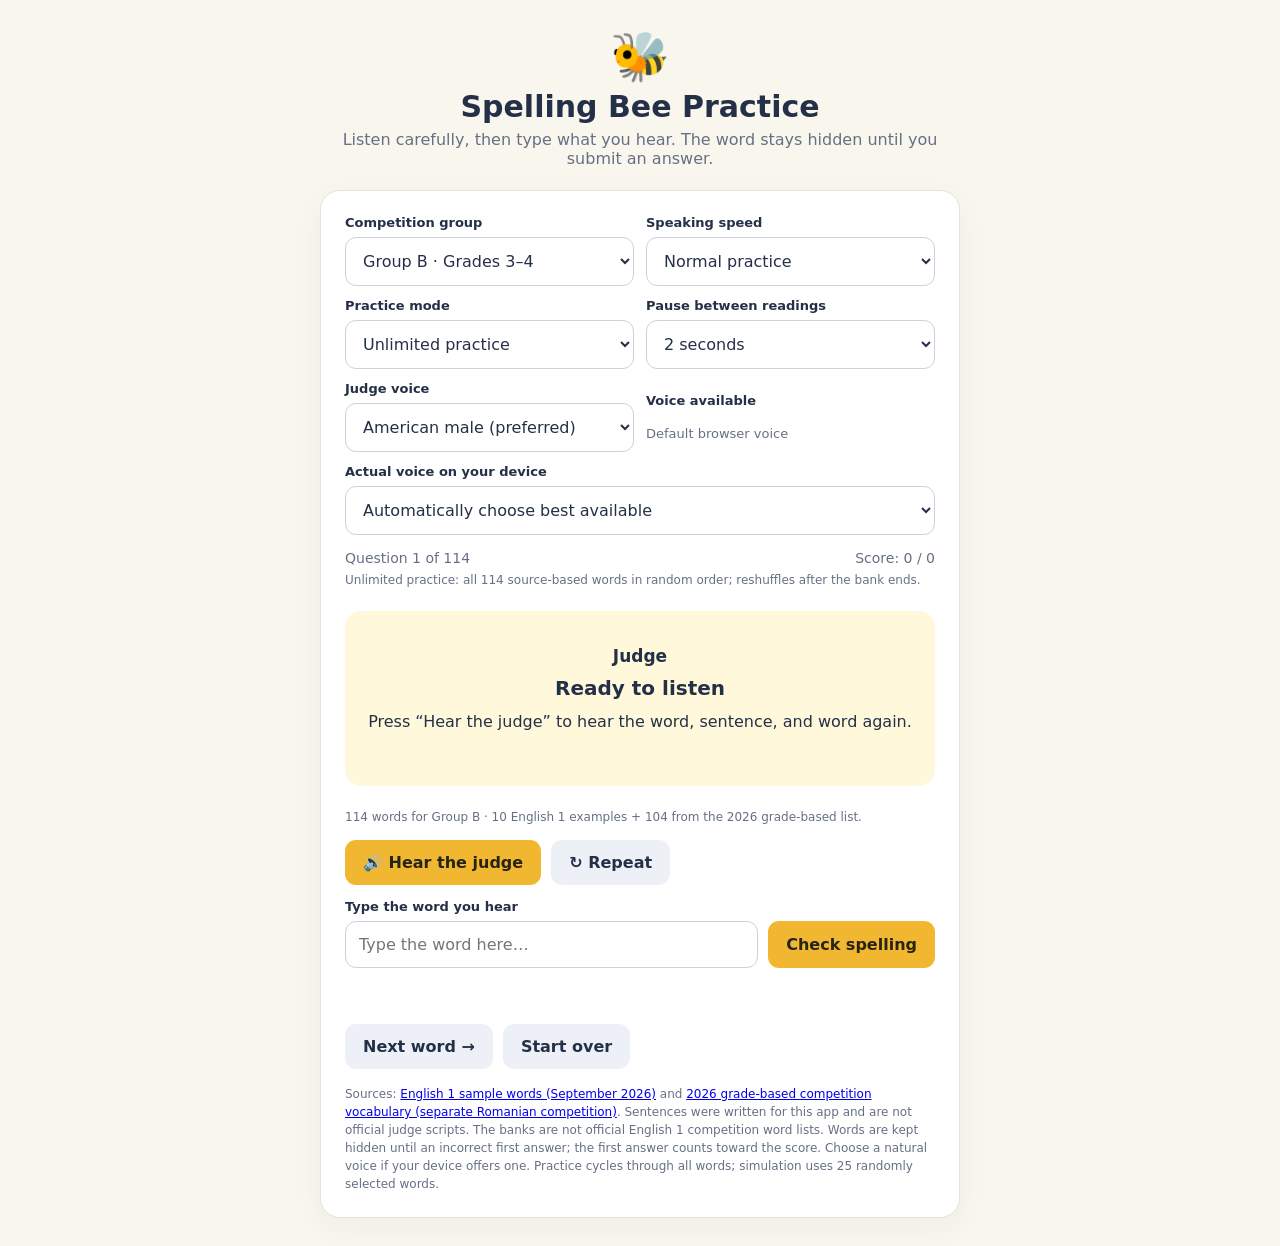
<file: spelling_bee_practice (5).html>
<!DOCTYPE html>
<html lang="en">
<head>
<meta charset="utf-8"><meta name="viewport" content="width=device-width,initial-scale=1">
<title>Spelling Bee Practice</title>
<style>
:root{font-family:system-ui,-apple-system,Segoe UI,sans-serif;color:#243047;background:#f8f6ed}*{box-sizing:border-box}body{margin:0;padding:28px 16px}.app{max-width:640px;margin:0 auto}.header{text-align:center;margin-bottom:22px}.bee{font-size:48px}.header h1{margin:4px 0 6px;font-size:30px}.muted{color:#667085}.card{background:white;border:1px solid #e6e3d9;border-radius:20px;padding:24px;box-shadow:0 10px 30px #2430470b}.controls{display:flex;gap:12px;flex-wrap:wrap;align-items:end}.control{flex:1;min-width:140px}label{display:block;font-weight:650;font-size:13px;margin-bottom:7px}select,input{width:100%;background:white;border:1px solid #ccd2dd;border-radius:11px;padding:13px;font:inherit;color:#243047}button{cursor:pointer;border:0;border-radius:11px;padding:13px 18px;font:inherit;font-weight:700}button:disabled{opacity:.45;cursor:not-allowed}.primary{background:#f2b730;color:#272414}.secondary{background:#edf1f7;color:#243047}.judge{background:#fff8db;border-radius:16px;text-align:center;margin:22px 0;padding:22px 14px;min-height:175px;display:flex;flex-direction:column;justify-content:center;gap:10px}.judge h2{font-size:17px;margin:0}.spoken{font-size:20px;font-weight:750}.hint{min-height:42px;line-height:1.45}.controls2{display:flex;gap:10px;flex-wrap:wrap;margin:14px 0}.answerrow{display:flex;gap:10px}.answerrow input{min-width:0;flex:1}.status{min-height:28px;font-weight:700;margin-top:14px}.good{color:#167249}.bad{color:#b23a3a}.meta{display:flex;justify-content:space-between;gap:8px;margin-top:15px;font-size:14px;color:#667085}.finish{background:#f0faf4;border:1px solid #a8d8bd;border-radius:12px;padding:16px;margin-top:14px;line-height:1.6}.small{font-size:12px;color:#667085;line-height:1.5;margin-top:16px}@media(max-width:430px){.card{padding:16px}.answerrow{flex-direction:column}.controls2 button{flex:1}}
</style>
</head>
<body><main class="app">
<header class="header"><div class="bee" aria-hidden="true">🐝</div><h1>Spelling Bee Practice</h1><div class="muted">Listen carefully, then type what you hear. The word stays hidden until you submit an answer.</div></header>
<section class="card">
<div class="controls"><div class="control"><label for="group">Competition group</label><select id="group"><option value="B">Group B · Grades 3–4</option><option value="C">Group C · Grades 5–6</option></select></div><div class="control"><label for="speed">Speaking speed</label><select id="speed"><option value="0.7">Slow</option><option value="0.85" selected>Normal practice</option><option value="1">Regular</option></select></div></div>
<div class="controls" style="margin-top:12px"><div class="control"><label for="mode">Practice mode</label><select id="mode"><option value="practice">Unlimited practice</option><option value="simulation">Competition simulation · 25 words</option></select></div><div class="control"><label for="pauseLength">Pause between readings</label><select id="pauseLength"><option value="2000" selected>2 seconds</option><option value="3000">3 seconds</option><option value="4000">4 seconds</option></select></div></div>
<div class="controls" style="margin-top:12px"><div class="control"><label for="voice">Judge voice</label><select id="voice"><option value="male" selected>American male (preferred)</option><option value="female">American female</option><option value="any">American English (any)</option></select></div><div class="control"><label>Voice available</label><div class="muted" id="voice-status" style="font-size:13px;padding:11px 0">Checking device voices…</div></div></div>
<div class="controls" style="margin-top:12px"><div class="control" style="min-width:100%"><label for="specificvoice">Actual voice on your device</label><select id="specificvoice"><option value="auto">Automatically choose best available</option></select></div></div>
<div class="meta"><span id="question">Question 1</span><span id="score">Score: 0 / 0</span></div><div id="mode-note" class="small" style="margin-top:5px">Unlimited practice: the full source-based word bank, shuffled.</div>
<div class="judge" aria-live="polite"><h2>Judge</h2><div class="spoken" id="spoken">Press “Hear the judge”</div><div class="hint" id="hint">The judge will say the word, pause for 2 seconds, say a sentence, pause for 2 seconds, then repeat the word.</div></div>
<div class="small" id="bankinfo" style="margin-top:14px"></div><div class="controls2"><button class="primary" id="hear" type="button">🔊 Hear the judge</button><button class="secondary" id="repeat" type="button">↻ Repeat</button></div>
<form id="form"><label for="answer">Type the word you hear</label><div class="answerrow"><input id="answer" type="text" placeholder="Type the word here…" autocomplete="off" autocapitalize="off" spellcheck="false" required><button class="primary" type="submit" id="check">Check spelling</button></div></form>
<div class="status" id="status" role="status"></div><div id="finish" class="finish" hidden></div>
<div class="controls2"><button class="secondary" type="button" id="next">Next word →</button><button class="secondary" type="button" id="reset">Start over</button></div>
<div class="small">Sources: <a href="https://english1.co.id/blog/persiapan-akademik/contoh-soal-spelling-bee/" target="_blank" rel="noopener">English 1 sample words (September 2026)</a> and <a href="https://www.spellingbee.org.ro/2026_Spelling_Bee_Word_Lists_Final.pdf" target="_blank" rel="noopener">2026 grade-based competition vocabulary (separate Romanian competition)</a>. Sentences were written for this app and are not official judge scripts. The banks are not official English 1 competition word lists. Words are kept hidden until an incorrect first answer; the first answer counts toward the score. Choose a natural voice if your device offers one. Practice cycles through all words; simulation uses 25 randomly selected words.</div>
</section></main>
<script>
const banks={
 "B": [
  [
   "green",
   "The leaves turn green after the rain.",
   "English 1 examples"
  ],
  [
   "happy",
   "The children were happy to see their friends.",
   "English 1 examples"
  ],
  [
   "clean",
   "Please keep the classroom clean.",
   "English 1 examples"
  ],
  [
   "school",
   "We walk to school every morning.",
   "English 1 examples"
  ],
  [
   "teacher",
   "Our teacher reads us a story.",
   "English 1 examples"
  ],
  [
   "beautiful",
   "The flowers look beautiful today.",
   "English 1 examples"
  ],
  [
   "little",
   "A little kitten slept in the basket.",
   "English 1 examples"
  ],
  [
   "kitchen",
   "My father cooks dinner in the kitchen.",
   "English 1 examples"
  ],
  [
   "knock",
   "Please knock before opening the door.",
   "English 1 examples"
  ],
  [
   "bright",
   "The bright sun warmed the garden.",
   "English 1 examples"
  ],
  [
   "rainbow",
   "After the rain, we can see a rainbow.",
   "2026 grade list"
  ],
  [
   "library",
   "We borrow books from the library.",
   "2026 grade list"
  ],
  [
   "elephant",
   "The elephant used its trunk to drink.",
   "2026 grade list"
  ],
  [
   "mountain",
   "Clouds covered the top of the mountain.",
   "2026 grade list"
  ],
  [
   "mysterious",
   "We heard a mysterious sound at night.",
   "2026 grade list"
  ],
  [
   "whisper",
   "Please whisper inside the library.",
   "2026 grade list"
  ],
  [
   "thunder",
   "Loud thunder woke the sleeping dog.",
   "2026 grade list"
  ],
  [
   "meadow",
   "Flowers grew across the meadow.",
   "2026 grade list"
  ],
  [
   "pillow",
   "She rested her head on the pillow.",
   "2026 grade list"
  ],
  [
   "creature",
   "A tiny creature crawled under the leaf.",
   "2026 grade list"
  ],
  [
   "freezer",
   "We keep ice cream in the freezer.",
   "2026 grade list"
  ],
  [
   "measure",
   "Use a ruler to measure the table.",
   "2026 grade list"
  ],
  [
   "playground",
   "Children ran across the playground.",
   "2026 grade list"
  ],
  [
   "toothbrush",
   "I packed my toothbrush for the trip.",
   "2026 grade list"
  ],
  [
   "sunflower",
   "The sunflower turned toward the sunlight.",
   "2026 grade list"
  ],
  [
   "notebook",
   "He drew a picture in his notebook.",
   "2026 grade list"
  ],
  [
   "weekend",
   "We visited our cousins over the weekend.",
   "2026 grade list"
  ],
  [
   "waterfall",
   "The waterfall flowed over the rocks.",
   "2026 grade list"
  ],
  [
   "backpack",
   "Her backpack held three books.",
   "2026 grade list"
  ],
  [
   "artist",
   "The artist painted a picture.",
   "2026 grade list"
  ],
  [
   "farmer",
   "The farmer planted rice in the field.",
   "2026 grade list"
  ],
  [
   "painter",
   "The painter used a small brush.",
   "2026 grade list"
  ],
  [
   "forest",
   "A deer walked through the forest.",
   "2026 grade list"
  ],
  [
   "village",
   "My grandparents live in a quiet village.",
   "2026 grade list"
  ],
  [
   "island",
   "We traveled by boat to the island.",
   "2026 grade list"
  ],
  [
   "desert",
   "The desert was hot and dry.",
   "2026 grade list"
  ],
  [
   "ocean",
   "The boat sailed across the ocean.",
   "2026 grade list"
  ],
  [
   "valley",
   "A river runs through the valley.",
   "2026 grade list"
  ],
  [
   "museum",
   "We saw old paintings in the museum.",
   "2026 grade list"
  ],
  [
   "hospital",
   "The doctor works at the hospital.",
   "2026 grade list"
  ],
  [
   "restaurant",
   "Our family ate at the restaurant.",
   "2026 grade list"
  ],
  [
   "giraffe",
   "The giraffe reached the tall leaves.",
   "2026 grade list"
  ],
  [
   "penguin",
   "The penguin waddled across the ice.",
   "2026 grade list"
  ],
  [
   "rabbit",
   "The rabbit hid behind a tree.",
   "2026 grade list"
  ],
  [
   "turtle",
   "The turtle moved slowly on the sand.",
   "2026 grade list"
  ],
  [
   "friendly",
   "Our new neighbor is very friendly.",
   "2026 grade list"
  ],
  [
   "careful",
   "Be careful when crossing the road.",
   "2026 grade list"
  ],
  [
   "helpful",
   "Her helpful advice made the task easier.",
   "2026 grade list"
  ],
  [
   "playful",
   "The playful puppy chased a ball.",
   "2026 grade list"
  ],
  [
   "thankful",
   "I am thankful for your help.",
   "2026 grade list"
  ],
  [
   "graceful",
   "The dancer made a graceful turn.",
   "2026 grade list"
  ],
  [
   "wonderful",
   "We had a wonderful day at the beach.",
   "2026 grade list"
  ],
  [
   "curious",
   "The curious child asked many questions.",
   "2026 grade list"
  ],
  [
   "exciting",
   "The exciting game ended with a goal.",
   "2026 grade list"
  ],
  [
   "powerful",
   "The powerful wind shook the trees.",
   "2026 grade list"
  ],
  [
   "favorite",
   "Mango is my favorite fruit.",
   "2026 grade list"
  ],
  [
   "excellent",
   "She did an excellent job on the project.",
   "2026 grade list"
  ],
  [
   "question",
   "The student asked a question.",
   "2026 grade list"
  ],
  [
   "sentence",
   "Please write a sentence in your notebook.",
   "2026 grade list"
  ],
  [
   "answer",
   "He wrote his answer on the paper.",
   "2026 grade list"
  ],
  [
   "problem",
   "We solved the problem together.",
   "2026 grade list"
  ],
  [
   "special",
   "Today is a special day for our family.",
   "2026 grade list"
  ],
  [
   "tomorrow",
   "We will go swimming tomorrow.",
   "2026 grade list"
  ],
  [
   "yesterday",
   "It rained all day yesterday.",
   "2026 grade list"
  ],
  [
   "travel",
   "We travel by train to the city.",
   "2026 grade list"
  ],
  [
   "bicycle",
   "He rides his bicycle to the park.",
   "2026 grade list"
  ],
  [
   "triangle",
   "A triangle has three sides.",
   "2026 grade list"
  ],
  [
   "together",
   "We worked together to finish the poster.",
   "2026 grade list"
  ],
  [
   "interesting",
   "The science lesson was interesting.",
   "2026 grade list"
  ],
  [
   "difficult",
   "The final puzzle was difficult.",
   "2026 grade list"
  ],
  [
   "activity",
   "Drawing is my favorite afternoon activity.",
   "2026 grade list"
  ],
  [
   "service",
   "The shop offers a delivery service.",
   "2026 grade list"
  ],
  [
   "gentle",
   "A gentle breeze moved the leaves.",
   "2026 grade list"
  ],
  [
   "thought",
   "She thought carefully before answering.",
   "2026 grade list"
  ],
  [
   "brought",
   "Dad brought snacks for the picnic.",
   "2026 grade list"
  ],
  [
   "through",
   "We walked through the garden.",
   "2026 grade list"
  ],
  [
   "enough",
   "We have enough water for everyone.",
   "2026 grade list"
  ],
  [
   "tough",
   "The rope was strong and tough.",
   "2026 grade list"
  ],
  [
   "laugh",
   "The funny joke made us laugh.",
   "2026 grade list"
  ],
  [
   "daughter",
   "Their daughter is learning to swim.",
   "2026 grade list"
  ],
  [
   "circle",
   "Draw a circle on the board.",
   "2026 grade list"
  ],
  [
   "square",
   "Each side of the square is equal.",
   "2026 grade list"
  ],
  [
   "February",
   "February comes after January.",
   "2026 grade list"
  ],
  [
   "Wednesday",
   "Our music lesson is on Wednesday.",
   "2026 grade list"
  ],
  [
   "Thursday",
   "We have football practice on Thursday.",
   "2026 grade list"
  ],
  [
   "Saturday",
   "We visit the market every Saturday.",
   "2026 grade list"
  ],
  [
   "write",
   "Please write your name clearly.",
   "2026 grade list"
  ],
  [
   "honest",
   "An honest person tells the truth.",
   "2026 grade list"
  ],
  [
   "listen",
   "Listen carefully to the instructions.",
   "2026 grade list"
  ],
  [
   "celebrate",
   "We celebrate our school anniversary.",
   "2026 grade list"
  ],
  [
   "discovery",
   "The discovery amazed the young explorer.",
   "2026 grade list"
  ],
  [
   "explorer",
   "The explorer studied the map.",
   "2026 grade list"
  ],
  [
   "comfortable",
   "The new chair is comfortable.",
   "2026 grade list"
  ],
  [
   "holiday",
   "We visited our family during the holiday.",
   "2026 grade list"
  ],
  [
   "vacation",
   "Our summer vacation was exciting.",
   "2026 grade list"
  ],
  [
   "whistle",
   "The referee blew a whistle.",
   "2026 grade list"
  ],
  [
   "butterfly",
   "A butterfly landed on a flower.",
   "2026 grade list"
  ],
  [
   "journey",
   "The journey took three hours.",
   "2026 grade list"
  ],
  [
   "scientific",
   "The students made a scientific observation.",
   "2026 grade list"
  ],
  [
   "believe",
   "I believe we can finish on time.",
   "2026 grade list"
  ],
  [
   "receipt",
   "Keep the receipt after buying the book.",
   "2026 grade list"
  ],
  [
   "neighbor",
   "Our neighbor has a friendly cat.",
   "2026 grade list"
  ],
  [
   "business",
   "My aunt runs a small business.",
   "2026 grade list"
  ],
  [
   "necessary",
   "A helmet is necessary for safety.",
   "2026 grade list"
  ],
  [
   "separate",
   "Please separate the paper from the plastic.",
   "2026 grade list"
  ],
  [
   "achieve",
   "Hard work can help you achieve your goals.",
   "2026 grade list"
  ],
  [
   "straight",
   "Draw a straight line across the page.",
   "2026 grade list"
  ],
  [
   "height",
   "We measured the height of the wall.",
   "2026 grade list"
  ],
  [
   "weight",
   "The nurse checked the baby’s weight.",
   "2026 grade list"
  ],
  [
   "weird",
   "We heard a weird noise outside.",
   "2026 grade list"
  ],
  [
   "calendar",
   "Mark the date on your calendar.",
   "2026 grade list"
  ],
  [
   "grammar",
   "The teacher explained the grammar rule.",
   "2026 grade list"
  ],
  [
   "peculiar",
   "The bird had a peculiar call.",
   "2026 grade list"
  ],
  [
   "familiar",
   "Her voice sounded familiar.",
   "2026 grade list"
  ]
 ],
 "C": [
  [
   "different",
   "The two paintings look different.",
   "English 1 examples"
  ],
  [
   "knowledge",
   "Reading helps us develop knowledge.",
   "English 1 examples"
  ],
  [
   "adventure",
   "The hike was a wonderful adventure.",
   "English 1 examples"
  ],
  [
   "important",
   "It is important to listen carefully.",
   "English 1 examples"
  ],
  [
   "education",
   "Education helps us discover new ideas.",
   "English 1 examples"
  ],
  [
   "happiness",
   "Her smile showed her happiness.",
   "English 1 examples"
  ],
  [
   "beautiful",
   "The flowers look beautiful today.",
   "English 1 examples"
  ],
  [
   "information",
   "The poster gives information about the event.",
   "English 1 examples"
  ],
  [
   "competition",
   "Our class entered a spelling competition.",
   "English 1 examples"
  ],
  [
   "environment",
   "We must protect our environment.",
   "English 1 examples"
  ],
  [
   "apparent",
   "It became apparent that the door was locked.",
   "2026 grade list"
  ],
  [
   "ancient",
   "We visited the ruins of an ancient temple.",
   "2026 grade list"
  ],
  [
   "height",
   "We measured the height of the wall.",
   "2026 grade list"
  ],
  [
   "admission",
   "The museum offers free admission on Fridays.",
   "2026 grade list"
  ],
  [
   "permission",
   "Ask for permission before leaving class.",
   "2026 grade list"
  ],
  [
   "motion",
   "The teacher explained the motion of the planets.",
   "2026 grade list"
  ],
  [
   "vision",
   "Good vision helps us read clearly.",
   "2026 grade list"
  ],
  [
   "decision",
   "She made a decision after thinking carefully.",
   "2026 grade list"
  ],
  [
   "mission",
   "Their mission was to clean the beach.",
   "2026 grade list"
  ],
  [
   "discussion",
   "We had a discussion about the story.",
   "2026 grade list"
  ],
  [
   "attention",
   "Pay attention to the instructions.",
   "2026 grade list"
  ],
  [
   "direction",
   "The arrow points in the right direction.",
   "2026 grade list"
  ],
  [
   "instruction",
   "Follow each instruction on the worksheet.",
   "2026 grade list"
  ],
  [
   "collection",
   "He has a collection of stamps.",
   "2026 grade list"
  ],
  [
   "production",
   "The factory increased its production of bicycles.",
   "2026 grade list"
  ],
  [
   "connection",
   "The bridge provides a connection between the towns.",
   "2026 grade list"
  ],
  [
   "invention",
   "The telephone was an important invention.",
   "2026 grade list"
  ],
  [
   "solution",
   "We found a solution to the problem.",
   "2026 grade list"
  ],
  [
   "pollution",
   "Air pollution can harm our health.",
   "2026 grade list"
  ],
  [
   "planet",
   "Earth is the planet we live on.",
   "2026 grade list"
  ],
  [
   "galaxy",
   "Our solar system is part of a galaxy.",
   "2026 grade list"
  ],
  [
   "universe",
   "Scientists study the universe.",
   "2026 grade list"
  ],
  [
   "gravity",
   "Gravity pulls objects toward the ground.",
   "2026 grade list"
  ],
  [
   "oxygen",
   "People need oxygen to breathe.",
   "2026 grade list"
  ],
  [
   "element",
   "Gold is a chemical element.",
   "2026 grade list"
  ],
  [
   "biology",
   "Biology is the study of living things.",
   "2026 grade list"
  ],
  [
   "geography",
   "We learned about rivers in geography.",
   "2026 grade list"
  ],
  [
   "chemistry",
   "Chemistry helps explain how substances react.",
   "2026 grade list"
  ],
  [
   "physics",
   "Physics explains the movement of objects.",
   "2026 grade list"
  ],
  [
   "astronomy",
   "Astronomy studies stars and planets.",
   "2026 grade list"
  ],
  [
   "mathematics",
   "Mathematics helps us solve number problems.",
   "2026 grade list"
  ],
  [
   "technology",
   "Technology helps people communicate.",
   "2026 grade list"
  ],
  [
   "culture",
   "Food is part of a community’s culture.",
   "2026 grade list"
  ],
  [
   "tradition",
   "Singing together is our family tradition.",
   "2026 grade list"
  ],
  [
   "heritage",
   "We learned about our cultural heritage.",
   "2026 grade list"
  ],
  [
   "identity",
   "Each student has a unique identity.",
   "2026 grade list"
  ],
  [
   "community",
   "Our community planted trees in the park.",
   "2026 grade list"
  ],
  [
   "society",
   "People in a society follow shared rules.",
   "2026 grade list"
  ],
  [
   "government",
   "The government built a new bridge.",
   "2026 grade list"
  ],
  [
   "democracy",
   "In a democracy, citizens can vote.",
   "2026 grade list"
  ],
  [
   "itinerary",
   "Our travel itinerary includes two museums.",
   "2026 grade list"
  ],
  [
   "souvenir",
   "I bought a souvenir at the market.",
   "2026 grade list"
  ],
  [
   "destination",
   "The train reached its destination.",
   "2026 grade list"
  ],
  [
   "expedition",
   "The expedition crossed the mountains.",
   "2026 grade list"
  ],
  [
   "voyage",
   "The ship began a long voyage.",
   "2026 grade list"
  ],
  [
   "discovery",
   "The discovery amazed the young explorer.",
   "2026 grade list"
  ],
  [
   "navigation",
   "The sailors used stars for navigation.",
   "2026 grade list"
  ],
  [
   "achieve",
   "Hard work can help you achieve your goals.",
   "2026 grade list"
  ],
  [
   "succeed",
   "Practice can help you succeed.",
   "2026 grade list"
  ],
  [
   "comfortable",
   "The new chair is comfortable.",
   "2026 grade list"
  ],
  [
   "dangerous",
   "Swimming in a storm is dangerous.",
   "2026 grade list"
  ],
  [
   "grateful",
   "We were grateful for their kindness.",
   "2026 grade list"
  ],
  [
   "thoughtful",
   "He wrote a thoughtful thank-you note.",
   "2026 grade list"
  ],
  [
   "serious",
   "The doctor spoke in a serious voice.",
   "2026 grade list"
  ],
  [
   "although",
   "Although it rained, we still played indoors.",
   "2026 grade list"
  ],
  [
   "however",
   "The road was crowded; however, we arrived on time.",
   "2026 grade list"
  ],
  [
   "therefore",
   "It was raining; therefore, we stayed inside.",
   "2026 grade list"
  ],
  [
   "business",
   "My aunt runs a small business.",
   "2026 grade list"
  ],
  [
   "taught",
   "Our teacher taught us a new song.",
   "2026 grade list"
  ],
  [
   "caught",
   "The goalkeeper caught the ball.",
   "2026 grade list"
  ],
  [
   "future",
   "She hopes to become a scientist in the future.",
   "2026 grade list"
  ],
  [
   "cylinder",
   "The can has the shape of a cylinder.",
   "2026 grade list"
  ],
  [
   "sphere",
   "A ball is shaped like a sphere.",
   "2026 grade list"
  ],
  [
   "pyramid",
   "We made a model of a pyramid.",
   "2026 grade list"
  ],
  [
   "magnificent",
   "The magnificent palace stood beside the river.",
   "2026 grade list"
  ],
  [
   "courageous",
   "The courageous rescuer helped the child.",
   "2026 grade list"
  ],
  [
   "mysterious",
   "We heard a mysterious sound at night.",
   "2026 grade list"
  ],
  [
   "extraordinary",
   "The student showed extraordinary talent.",
   "2026 grade list"
  ],
  [
   "remarkable",
   "Her progress was remarkable.",
   "2026 grade list"
  ],
  [
   "curiosity",
   "His curiosity led to many questions.",
   "2026 grade list"
  ],
  [
   "challenge",
   "The difficult hike was a challenge.",
   "2026 grade list"
  ],
  [
   "pronunciation",
   "We practiced the pronunciation of new words.",
   "2026 grade list"
  ],
  [
   "celebration",
   "The celebration began with music.",
   "2026 grade list"
  ],
  [
   "cooperation",
   "Teamwork requires cooperation.",
   "2026 grade list"
  ],
  [
   "organization",
   "The organization provides books to schools.",
   "2026 grade list"
  ],
  [
   "achievement",
   "Finishing the marathon was a great achievement.",
   "2026 grade list"
  ],
  [
   "opportunity",
   "The trip gave us an opportunity to learn.",
   "2026 grade list"
  ],
  [
   "possibility",
   "There is a possibility of rain tomorrow.",
   "2026 grade list"
  ],
  [
   "creativity",
   "Painting helps develop creativity.",
   "2026 grade list"
  ],
  [
   "innovation",
   "The new invention was an example of innovation.",
   "2026 grade list"
  ],
  [
   "determination",
   "Her determination helped her finish the race.",
   "2026 grade list"
  ],
  [
   "confidence",
   "Practice improved his confidence.",
   "2026 grade list"
  ],
  [
   "independence",
   "The country celebrated its independence.",
   "2026 grade list"
  ],
  [
   "experience",
   "The museum visit was a memorable experience.",
   "2026 grade list"
  ],
  [
   "development",
   "The development of the new park took a year.",
   "2026 grade list"
  ],
  [
   "fraction",
   "One half is an example of a fraction.",
   "2026 grade list"
  ],
  [
   "circulation",
   "Exercise improves blood circulation.",
   "2026 grade list"
  ],
  [
   "organism",
   "A mushroom is a living organism.",
   "2026 grade list"
  ],
  [
   "ecosystem",
   "The forest is a complex ecosystem.",
   "2026 grade list"
  ],
  [
   "atmosphere",
   "The Earth’s atmosphere contains gases.",
   "2026 grade list"
  ],
  [
   "diameter",
   "Measure the diameter of the circle.",
   "2026 grade list"
  ],
  [
   "occurrence",
   "Snow is a rare occurrence in tropical cities.",
   "2026 grade list"
  ],
  [
   "symmetry",
   "The butterfly’s wings show symmetry.",
   "2026 grade list"
  ],
  [
   "hypothesis",
   "The students tested a hypothesis in science class.",
   "2026 grade list"
  ],
  [
   "peninsula",
   "A peninsula is surrounded by water on three sides.",
   "2026 grade list"
  ],
  [
   "necessary",
   "A helmet is necessary for safety.",
   "2026 grade list"
  ],
  [
   "archaeology",
   "Archaeology helps us study ancient cultures.",
   "2026 grade list"
  ],
  [
   "altitude",
   "The airplane reached a high altitude.",
   "2026 grade list"
  ],
  [
   "hierarchy",
   "The chart showed a hierarchy of roles.",
   "2026 grade list"
  ],
  [
   "technique",
   "The artist demonstrated a painting technique.",
   "2026 grade list"
  ],
  [
   "restaurant",
   "Our family ate at the restaurant.",
   "2026 grade list"
  ],
  [
   "separate",
   "Please separate the paper from the plastic.",
   "2026 grade list"
  ],
  [
   "definitely",
   "I will definitely finish my homework.",
   "2026 grade list"
  ],
  [
   "guarantee",
   "A ticket does not guarantee a good seat.",
   "2026 grade list"
  ],
  [
   "privilege",
   "It is a privilege to represent our school.",
   "2026 grade list"
  ],
  [
   "embarrassment",
   "She smiled despite her embarrassment.",
   "2026 grade list"
  ],
  [
   "accommodation",
   "We booked accommodation near the beach.",
   "2026 grade list"
  ],
  [
   "exaggerate",
   "Please do not exaggerate the story.",
   "2026 grade list"
  ],
  [
   "recommendation",
   "Her recommendation helped me choose a book.",
   "2026 grade list"
  ],
  [
   "questionnaire",
   "The students answered a questionnaire.",
   "2026 grade list"
  ],
  [
   "maintenance",
   "The pool is closed for maintenance.",
   "2026 grade list"
  ],
  [
   "rhythm",
   "The drummer kept a steady rhythm.",
   "2026 grade list"
  ],
  [
   "mnemonic",
   "A mnemonic can help you remember facts.",
   "2026 grade list"
  ],
  [
   "physique",
   "The athlete developed a strong physique.",
   "2026 grade list"
  ],
  [
   "architecture",
   "The building’s architecture is impressive.",
   "2026 grade list"
  ],
  [
   "literature",
   "We read classic literature in class.",
   "2026 grade list"
  ],
  [
   "biodiversity",
   "The rainforest has rich biodiversity.",
   "2026 grade list"
  ],
  [
   "conservation",
   "Wildlife conservation helps protect animals.",
   "2026 grade list"
  ],
  [
   "sustainability",
   "The class discussed environmental sustainability.",
   "2026 grade list"
  ],
  [
   "renewable",
   "Solar power is a renewable source of energy.",
   "2026 grade list"
  ],
  [
   "habitat",
   "The forest is a habitat for many animals.",
   "2026 grade list"
  ],
  [
   "responsibility",
   "Caring for a pet is a responsibility.",
   "2026 grade list"
  ],
  [
   "authority",
   "The principal has authority at the school.",
   "2026 grade list"
  ],
  [
   "imagination",
   "Use your imagination to create a story.",
   "2026 grade list"
  ],
  [
   "motivation",
   "Her motivation helped her keep practicing.",
   "2026 grade list"
  ],
  [
   "communication",
   "Clear communication is important in a team.",
   "2026 grade list"
  ],
  [
   "collaboration",
   "The project required collaboration.",
   "2026 grade list"
  ],
  [
   "volcano",
   "The volcano erupted last year.",
   "2026 grade list"
  ],
  [
   "glacier",
   "The glacier moved slowly down the valley.",
   "2026 grade list"
  ],
  [
   "archipelago",
   "Indonesia is an archipelago.",
   "2026 grade list"
  ],
  [
   "hemisphere",
   "Indonesia lies in both hemispheres.",
   "2026 grade list"
  ],
  [
   "equator",
   "The equator crosses Indonesia.",
   "2026 grade list"
  ],
  [
   "latitude",
   "The map shows the latitude of the city.",
   "2026 grade list"
  ],
  [
   "longitude",
   "The map shows the longitude of the island.",
   "2026 grade list"
  ],
  [
   "orchestra",
   "The orchestra performed a song.",
   "2026 grade list"
  ],
  [
   "melody",
   "She played a gentle melody on the piano.",
   "2026 grade list"
  ],
  [
   "harmony",
   "The choir sang in harmony.",
   "2026 grade list"
  ],
  [
   "algorithm",
   "The computer follows an algorithm.",
   "2026 grade list"
  ],
  [
   "database",
   "The library uses a database of books.",
   "2026 grade list"
  ],
  [
   "software",
   "The computer needs software to run.",
   "2026 grade list"
  ]
 ]
};
const $=id=>document.getElementById(id);let group='B',order=[],idx=0,correct=0,attempted=0,checked=false,correcting=false,sequence=0,finished=false;
function shuffle(a){return [...a].sort(()=>Math.random()-.5)}
function current(){return banks[group][order[idx]]}
function stop(){sequence++;if('speechSynthesis' in window)speechSynthesis.cancel()}
function render(){finished=false;checked=false;correcting=false;$('finish').hidden=true;$('finish').textContent='';$('hear').disabled=false;$('repeat').disabled=false;$('next').disabled=false;$('question').textContent='Question '+(idx+1)+' of '+order.length;$('score').textContent=`Score: ${correct} / ${attempted}`;$('spoken').textContent='Ready to listen';$('hint').textContent='Press “Hear the judge” to hear the word, sentence, and word again.';$('answer').value='';$('answer').disabled=false;$('check').disabled=false;$('check').textContent='Check spelling';$('status').textContent='';$('status').className='status'}
function reset(){stop();group=$('group').value;const simulation=$('mode').value==='simulation';order=shuffle([...banks[group].keys()]);if(simulation)order=order.slice(0,25);idx=0;correct=0;attempted=0;$('bankinfo').textContent=banks[group].length+' words for Group '+group+' · 10 English 1 examples + '+(banks[group].length-10)+' from the 2026 grade-based list.';$('mode-note').textContent=simulation?'Competition simulation: 25 random words, no repeats within the round. Final results appear after question 25.':'Unlimited practice: all '+banks[group].length+' source-based words in random order; reshuffles after the bank ends.';render()}
function rankedVoices(){
 const vs=window.speechSynthesis?.getVoices()||[];
 return vs.filter(v=>/^en[-_]/i.test(v.lang)).sort((a,b)=>{
  const rank=v=> (/(natural|neural|enhanced|premium|online)/i.test(v.name)?100:0)+
    (/^en[-_]US$/i.test(v.lang)?30:0)+
    (/(male|david|guy|mark|matthew|andrew|eric|ryan|jason|brian)/i.test(v.name)?10:0);
  return rank(b)-rank(a);
 });
}
function getVoice(){
 const vs=rankedVoices();
 const exact=$('specificvoice').value;
 if(exact!=='auto')return vs.find(v=>v.voiceURI===exact)||null;
 const pref=$('voice').value;
 const male=/(male|david|mark|guy|jason|matthew|andrew|brian|aaron|fred|daniel|alex|eric|ryan|christopher|roger)/i;
 const female=/(female|zira|samantha|jenny|aria|ava|allison|victoria|susan|karen|joanna|kendra)/i;
 const american=vs.filter(v=>/^en[-_]US$/i.test(v.lang));
 const pool=american.length?american:vs;
 if(pref==='male')return pool.find(v=>male.test(v.name)&&!female.test(v.name))||pool[0]||null;
 if(pref==='female')return pool.find(v=>female.test(v.name))||pool[0]||null;
 return pool[0]||null;
}
function updateVoiceStatus(){
 if(!('speechSynthesis' in window)){$('voice-status').textContent='Voice unavailable in this browser';return}
 const sel=$('specificvoice'),saved=sel.value;
 sel.replaceChildren(new Option('Automatically choose best available','auto'));
 rankedVoices().forEach(v=>sel.add(new Option(v.name+' ('+v.lang+')',v.voiceURI)));
 sel.value=[...sel.options].some(o=>o.value===saved)?saved:'auto';
 const v=getVoice();$('voice-status').textContent=v?v.name+' ('+v.lang+')':'Default browser voice';
}
function speak(text, token){
 return new Promise(resolve=>{
  if(!('speechSynthesis' in window)||token!==sequence){resolve();return}
  let finished=false;
  const finish=()=>{if(!finished){finished=true;resolve()}};
  const u=new SpeechSynthesisUtterance(text);
  u.lang='en-US'; const v=getVoice(); if(v)u.voice=v;
  u.rate=Number($('speed').value);u.pitch=1;u.volume=1;
  u.onend=finish;u.onerror=finish;
  speechSynthesis.speak(u);
 });
}
function pause(ms,token){return new Promise(resolve=>{
  const start=Date.now();
  const interval=setInterval(()=>{if(token!==sequence||Date.now()-start>=ms){clearInterval(interval);resolve()}},50);
 })}
async function judge(){
 if(finished)return;stop();const token=sequence;const [word,sentence]=current();
 if(!checked) $('answer').focus({preventScroll:true});
 $('spoken').textContent='Preparing the judge…';$('hint').textContent='';
 if(!('speechSynthesis' in window)){$('spoken').textContent='Speech is unavailable';$('hint').textContent='Try Chrome, Edge, or Safari with sound turned on.';return}
 // Saying a short introduction before each isolated word avoids the first syllable being clipped by some audio systems.
 const parts=['Your word is: '+word+'.',sentence,'The word again: '+word+'.'];
 for(let i=0;i<parts.length;i++){
  if(token!==sequence)return;
  $('spoken').textContent=i===1?'Example sentence…':i===2?'Repeating the word…':'Listen to the word…';
  await pause(300,token);if(token!==sequence)return;
  await speak(parts[i],token);if(token!==sequence)return;
  if(i<2){$('spoken').textContent='(pause)';await pause(Number($('pauseLength').value),token)}
 }
 if(token===sequence)$('spoken').textContent='Your turn to spell!';
}
$('hear').onclick=judge;$('repeat').onclick=judge;
$('form').onsubmit=e=>{
 e.preventDefault();if(finished)return;
 if(checked&&!correcting)return;
 stop();
 const guess=$('answer').value.trim().toLowerCase();if(!guess)return;
 const word=current()[0];
 if(correcting){
  if(guess===word){
   correcting=false;$('status').className='status good';
   $('status').textContent='✅ Spelled correctly on your correction! Ready for the next word.';
   $('answer').disabled=true;$('check').disabled=true;
  }else{
   $('status').className='status bad';
   $('status').textContent='❌ Try copying the correct spelling shown above.';
   $('answer').focus();$('answer').select();
  }
  return;
 }
 checked=true;attempted++;const ok=guess===word;if(ok)correct++;
 $('score').textContent=`Score: ${correct} / ${attempted}`;
 $('status').className='status '+(ok?'good':'bad');
 if(ok){
  $('status').textContent='✅ Correct!';$('answer').disabled=true;$('check').disabled=true;
  $('spoken').textContent='Answer submitted';
 }else{
  correcting=true;
  $('spoken').textContent='Correct spelling: '+word;
  $('hint').textContent='Look at the correct spelling above, then type it again to practice.';
  $('status').textContent='❌ Not quite. Correct the word and submit again. Your first attempt is recorded.';
  $('answer').value='';$('answer').disabled=false;
  $('check').textContent='Check correction';$('answer').focus();
 }
};
$('voice').onchange=()=>{stop();updateVoiceStatus()};$('specificvoice').onchange=()=>{stop();const v=getVoice();$('voice-status').textContent=v?v.name+' ('+v.lang+')':'Default browser voice'};if('speechSynthesis' in window){speechSynthesis.addEventListener?.('voiceschanged',updateVoiceStatus)}updateVoiceStatus();
function completeSimulation(){
 stop();finished=true;$('spoken').textContent='Competition complete!';$('hint').textContent='Start over to try a fresh set of 25 words.';
 $('answer').disabled=true;$('check').disabled=true;$('hear').disabled=true;$('repeat').disabled=true;$('next').disabled=true;
 $('finish').hidden=false;$('finish').innerHTML='<strong>🏆 Simulation complete!</strong><div>Final score: <strong>'+correct+' / 25</strong> ('+Math.round(correct/25*100)+'%)</div><div>Your score counts the first answer for each word. Use Start over for another shuffled competition round.</div>';
 $('question').textContent='Finished · 25 of 25';
}
$('next').onclick=()=>{if(finished)return;stop();idx++;if(idx>=order.length){if($('mode').value==='simulation'){completeSimulation();return}order=shuffle([...banks[group].keys()]);idx=0}render()};$('reset').onclick=reset;$('group').onchange=reset;$('mode').onchange=reset;reset();
</script></body></html>
</file>
<file: css/style.css>
:root{font-family:Inter,ui-sans-serif,system-ui,-apple-system,Segoe UI,sans-serif;color:#173a40;background:#f5f7f4;font-synthesis:none}*{box-sizing:border-box}body{margin:0}button,select,input{font:inherit}button{cursor:pointer}button:disabled{opacity:.5;cursor:not-allowed}a{color:inherit;text-decoration:none}[hidden]{display:none!important}.top{display:flex;justify-content:space-between;align-items:center;padding:19px max(22px,calc((100vw - 1040px)/2));background:#fff;border-bottom:1px solid #e0e8e5;gap:16px}.brand{font-size:20px;font-weight:800;letter-spacing:-.7px}.brand b{color:#ce8530}.top nav{display:flex;gap:20px;font-size:13px;font-weight:700}.top nav a{color:#54716e}.top nav .current{color:#174e4a}.shell{max-width:1040px;margin:auto;padding:32px 22px 70px}.hero{padding:42px 0 35px;max-width:760px}.eyebrow{font-size:12px;font-weight:900;letter-spacing:2px;color:#ad772d}.hero h1{font-size:clamp(36px,5.4vw,66px);letter-spacing:-2.7px;line-height:1.08;margin:14px 0 20px}.hero h1 em{font-style:normal;color:#d58b2d}.hero p,.more p{font-size:17px;line-height:1.7;color:#597071;max-width:680px}.pills{display:flex;flex-wrap:wrap;gap:9px;margin-top:24px}.pills span{padding:9px 13px;background:#e7efeb;border-radius:99px;font-size:12px;font-weight:750}.card{background:white;border:1px solid #dce6e1;border-radius:22px;box-shadow:0 12px 35px #133b3710;padding:clamp(20px,4vw,38px)}.section-title{display:flex;gap:17px;align-items:center;margin-bottom:27px}.step{width:47px;height:47px;display:grid;place-items:center;background:#e8f2ec;border-radius:13px;font-weight:900;font-size:20px;color:#286553}.section-title h2,.more h2{margin:0;font-size:25px;letter-spacing:-.8px}.section-title p{margin:5px 0 0;color:#718381}.fields{display:grid;grid-template-columns:repeat(2,minmax(0,1fr));gap:20px}.fields label,#typingArea label{font-size:13px;font-weight:800;display:flex;flex-direction:column;gap:9px}select,input{width:100%;border:1px solid #d2dfd9;border-radius:12px;padding:13px;background:#fafcfb;color:#234b49;min-width:0}select:focus,input:focus{outline:3px solid #cce8d9}.actions{display:flex;gap:12px;flex-wrap:wrap;margin-top:24px;align-items:center}button,.secondary{border:0;border-radius:11px;padding:13px 18px;font-weight:800;font-size:14px}.primary{background:#1c5b51;color:#fff}.primary:hover{background:#10473f}.secondary{display:inline-block;background:#eaf1ed;color:#1b564e}.danger{background:#fbece9;color:#9b4037}.helper{font-size:13px;color:#55756c;line-height:1.6}.fine{font-size:12px;line-height:1.6;color:#82918d}.exam{text-align:center}.exam-top{display:flex;justify-content:space-between;align-items:center;font-size:12px;letter-spacing:1px;font-weight:900;color:#65827a}.bar{height:8px;border-radius:99px;background:#e9f0ec;margin:18px 0 30px;overflow:hidden}.bar div{height:100%;background:#d69438;width:0;transition:width .3s}.speaker{font-size:56px;margin:14px auto}.exam h2{font-size:clamp(26px,4vw,38px);letter-spacing:-1px;margin:14px 0}.exam #detail{color:#6b817d}.clock{font-size:76px;font-weight:900;letter-spacing:-4px;font-variant-numeric:tabular-nums;margin:24px 0;color:#1d5e52}.center{justify-content:center}#typingArea{max-width:480px;margin:0 auto;text-align:left}#typingArea input{font-size:22px;padding:16px}.score{font-size:26px;font-weight:850;margin:16px 0;color:#1d5e52}.review{margin-top:28px}.review table{border-collapse:collapse;width:100%;font-size:14px}.review th,.review td{padding:11px 8px;text-align:left;border-bottom:1px solid #e3ebe7;vertical-align:top}.review th{font-size:12px;color:#687e79}.good{color:#17734b;font-weight:800}.bad{color:#b0493e;font-weight:800}.more{padding:55px 0}.more .secondary{margin-top:9px}footer{text-align:center;font-size:12px;color:#82928c;padding:20px}.review{overflow-x:auto}@media(max-width:620px){.top{padding:16px}.top nav{gap:10px;font-size:11px}.brand{font-size:16px}.fields{grid-template-columns:1fr}.hero{padding-top:20px}.clock{font-size:64px}.actions button,.actions a{flex:1}.review table{font-size:12px}}
@media print{.top,.hero,.setup,.exam,.more,.actions,footer{display:none!important}.shell{padding:0}.card{box-shadow:none;border:0;padding:0}.review{overflow:visible}.review th,.review td{font-size:11px}}
.lesson-meta{display:flex;justify-content:space-between;gap:12px;color:#668078;font-size:13px;margin:10px 0}.lesson-word{text-align:center;font-size:clamp(30px,5vw,50px);font-weight:900;letter-spacing:1px;margin:26px 0 8px;color:#1c5b51;overflow-wrap:anywhere}.lesson-sentence{text-align:center;font-size:17px;line-height:1.6;color:#5a7771}.clue{background:#f6f1e5;border-left:4px solid #c98d37;padding:17px;border-radius:8px;margin-top:24px;line-height:1.6}.learn-answer{max-width:600px;margin:30px auto 0}.learn-answer label{display:block;font-size:14px;font-weight:800;margin-bottom:10px}.learn-answer input{font-size:22px}.learn-answer .actions{margin-top:12px}.top nav{flex-wrap:wrap}

/* Shared playful design system — all three pages */
:root{--ink:#25354b;--muted:#64748b;--yellow:#ffc94e;--orange:#ff9d5c;--mint:#d6f7e7;--purple:#eee7ff;--line:#e8e1d7;--surface:#fffdf8;font-family:ui-rounded,"Trebuchet MS",system-ui,-apple-system,"Segoe UI",sans-serif;color:var(--ink);background:#fff9ed}
body{background:radial-gradient(circle at 5% 7%,#fff0bb 0,transparent 25%),radial-gradient(circle at 94% 25%,#e4f9ec 0,transparent 27%),#fff9ed;color:var(--ink)}
.top.site-nav{position:relative;z-index:2;background:#fffdf8;padding:13px max(20px,calc((100vw - 1040px)/2));border-bottom:3px solid #f8e8c5;box-shadow:0 5px 18px #795e2910;display:flex;align-items:center;gap:15px;justify-content:space-between}
.site-nav .brand{display:flex;align-items:center;gap:10px;color:#263a4a;font-size:20px;line-height:1.1;letter-spacing:-.5px;white-space:nowrap}
.site-nav .brand b{color:#e58b34}.site-nav .brand small{display:block;font-size:10px;letter-spacing:1px;text-transform:uppercase;color:#8b8191;margin-top:5px}
.brand-bee{display:grid;place-items:center;width:45px;height:45px;background:#ffeb9f;border:2px solid #f3d66f;border-radius:16px;transform:rotate(-7deg);font-size:27px;box-shadow:0 4px 0 #efd78a}
.site-nav nav{display:flex;gap:8px;flex-wrap:wrap}.site-nav nav a{color:#4d526b;padding:11px 14px;border-radius:15px;background:#f7f5f0;font-size:13px;font-weight:800;white-space:nowrap;border:2px solid transparent;transition:transform .16s,background .16s}.site-nav nav a:hover{background:#ffebc4;transform:translateY(-2px)}.site-nav nav a.current{background:#ffe5a0;border-color:#f4c86e;color:#543a24;box-shadow:0 3px 0 #e5c37c}
.shell{max-width:1040px}.hero{position:relative;max-width:none;min-height:265px;padding:42px 215px 35px 0}.hero h1{font-size:clamp(34px,5vw,59px);color:#27394e;letter-spacing:-1.9px}.hero h1 em{color:#e67c39}.hero p,.more p{color:#64748b}.eyebrow{color:#b76c30}.hero-mascot{position:absolute;right:25px;top:37px;width:156px;height:156px;display:grid;place-items:center;font-size:91px;background:#ffedb4;border:5px solid #fff;border-radius:45% 55% 49% 51%;box-shadow:0 12px 0 #f4d78e,0 17px 24px #bd8d3a23;transform:rotate(7deg)}.hero-mascot span{position:absolute;font-size:33px;right:-10px;top:-18px}.pills span{background:#fff;border:2px solid #f2e2c4;color:#60586b;font-weight:800}.card,.panel{background:#fffefb;border:2px solid #efe5d3;border-radius:25px;box-shadow:0 9px 0 #efe3ca70,0 16px 30px #8d70441a}.step{background:#fff0b6;color:#986324;border-radius:16px}.section-title h2,.more h2{color:#27394e}.section-title p{color:#748093}.fields label{color:#43536c}select,input{background:#fff;border:2px solid #e5e5e7;color:#27394e}select:focus,input:focus{outline:3px solid #fbd68b;border-color:#edb956}.primary{background:#ed9845;color:#30251d;box-shadow:0 4px 0 #c87d2c}.primary:hover{background:#ffc158}.secondary{background:#e6f5ee;color:#245b53;border:1px solid #cae9d9}.secondary:hover{background:#d2efe2}.danger{background:#ffebeb;color:#a43f4b}.bar{background:#f2e9d8}.bar div{background:linear-gradient(90deg,#ffc84f,#fa9256)}.clock{color:#d8773a}.speaker{width:100px;height:100px;display:grid;place-items:center;background:#fff0bc;border-radius:50%;font-size:53px}.lesson-word{color:#d37d39}.clue{background:#fff6d9;border-left-color:#f0ac42}.more{padding:50px 0 30px}.more h2:before{content:'🌟 ';}footer{color:#7e8796}
:focus-visible{outline:3px solid #e69b37!important;outline-offset:3px}button,.secondary{transition:transform .16s,background .16s}button:not(:disabled):hover{transform:translateY(-1px)}
@media(max-width:760px){.top.site-nav{flex-direction:column;align-items:stretch;padding:12px 14px}.site-nav .brand{justify-content:center}.site-nav nav{justify-content:center}.site-nav nav a{flex:1;text-align:center;padding:10px 7px;font-size:12px}.hero{padding:25px 0 27px;min-height:0}.hero-mascot{position:relative;right:auto;top:auto;width:94px;height:94px;font-size:55px;margin:0 0 15px 10px;box-shadow:0 6px 0 #f4d78e}.hero-mascot span{font-size:20px}.hero h1{letter-spacing:-1.2px}.card{padding:20px}.shell{padding:18px 16px 40px}}
@media(max-width:360px){.site-nav nav a{font-size:11px;padding:9px 3px}.site-nav .brand{font-size:17px}}
@media(prefers-reduced-motion:reduce){*,*:before,*:after{transition:none!important;animation:none!important}}
@media print{.site-nav,.hero-mascot{display:none!important}.card{box-shadow:none}}
/* Pattern Trainer */
.notice-note{margin-top:-7px;margin-bottom:24px;background:#fff8e7;padding:14px 17px;border-radius:13px;border-left:4px solid #e7ad4e;color:#695b45}
.category-grid{display:grid;grid-template-columns:repeat(2,minmax(0,1fr));gap:18px}
.category-card,.jack-card{padding:23px;border:2px solid #e9e4db;background:#fffdfa;border-radius:20px;min-width:0}
.category-card:nth-child(3n + 1){background:#fff9e7}
.category-card:nth-child(3n + 2){background:#f2fbf6}
.category-card:nth-child(3n){background:#f8f5ff}
.category-card h3,.jack-card h3{font-size:21px;line-height:1.2;margin:10px 0;color:#2c3a4d;letter-spacing:-.3px}
.category-card p{font-size:14px;line-height:1.55;color:#667589;min-height:42px}
.category-count{font-size:11px;letter-spacing:1.3px;font-weight:900;color:#bb7436}
.category-evidence{font-size:13px;line-height:1.65;color:#465d69;padding:13px;border-radius:11px;background:#fffdfbb5;border:1px solid #e9e0cf}
.category-card .actions,.jack-card .actions{gap:7px;margin-top:17px}
.category-card .secondary,.jack-card .secondary{padding:10px 12px;font-size:12px;border-radius:10px}
.word-preview{font-size:14px;margin-top:18px;color:#465d69}
.word-preview summary{cursor:pointer;font-weight:800}
.word-cloud{display:flex;flex-wrap:wrap;gap:7px;padding:14px 0 0}
.word-chip{display:inline-block;padding:7px 9px;background:white;border:1px solid #e0e2e5;border-radius:9px;font-size:12px;font-weight:700}
.stack-card{margin-top:25px}
.jack-list-grid{display:grid;grid-template-columns:repeat(2,minmax(0,1fr));gap:18px}
.jack-words{columns:2;column-gap:28px;padding-left:25px;font-size:14px;line-height:2.1;color:#385066}
.jack-words li{break-inside:avoid;padding-left:4px}
@media(max-width:770px){.category-grid,.jack-list-grid{grid-template-columns:1fr}.category-card p{min-height:0}}
</file>
<file: css/practice-theme.css>
/* Bridge original practice interface into the shared Bee theme */
.practice-page .app{width:min(100% - 30px,1040px);padding-top:22px}.practice-page .masthead{position:relative;padding:30px 195px 28px 22px;text-align:left;margin-bottom:15px}.practice-page .masthead .hero-mascot{right:24px;top:22px;width:120px;height:120px;font-size:70px}.practice-page .masthead .mark{display:none}.practice-page .masthead h1{font-size:clamp(30px,4.6vw,52px);color:#27394e;letter-spacing:-1.4px;margin:5px 0 12px}.practice-page .intro{color:#64748b}.practice-page .top-stats span{background:#fff4d8;border-color:#f0dfb8;color:#665437}.practice-page .panel{background:#fffefb;border:2px solid #efe5d3;border-radius:24px;box-shadow:0 8px 0 #efe3ca70}.practice-page .tabs .tab.active{background:#ffdf93;color:#614320;border-color:#eac476}.practice-page .btn-primary{background:#f5b54e;color:#352c24;box-shadow:0 3px 0 #d28c37}.practice-page .btn-secondary{background:#e6f5ee;color:#285b50}.practice-page .btn-outline{background:#fffefb}.practice-page .judge{background:#fff5d8;border:2px solid #f0dfad}.practice-page .judge-label{color:#a76b2d}.practice-page .meter>div{background:linear-gradient(90deg,#ffcd52,#f99752)}.practice-page select,.practice-page input[type=text],.practice-page input[type=search]{border:2px solid #e4e1dd;border-radius:13px}.practice-page :focus-visible{outline:3px solid #e69b37;outline-offset:3px}@media(max-width:760px){.practice-page .masthead{padding:22px 10px}.practice-page .masthead .hero-mascot{position:relative;right:auto;top:auto;width:90px;height:90px;font-size:52px;margin:0 0 15px}.practice-page .app{width:min(100% - 22px,1040px)}}
</file>
